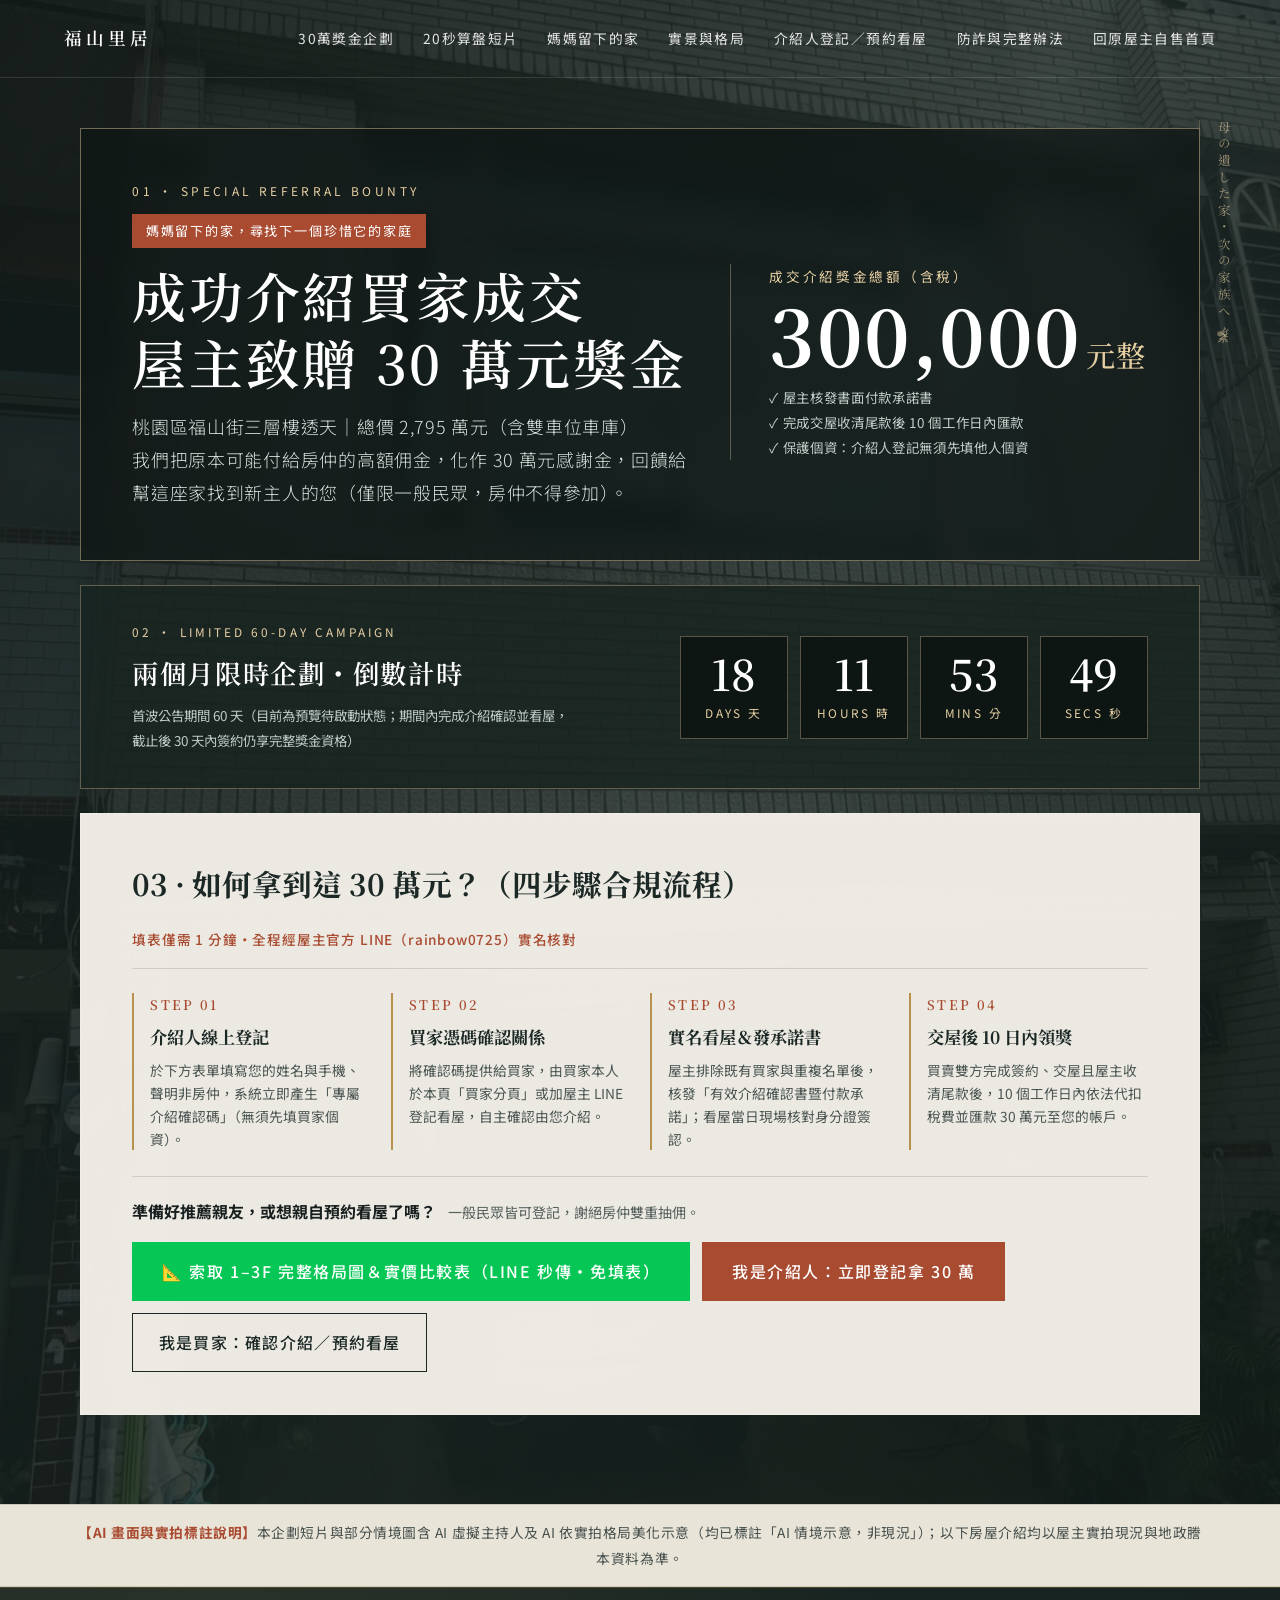
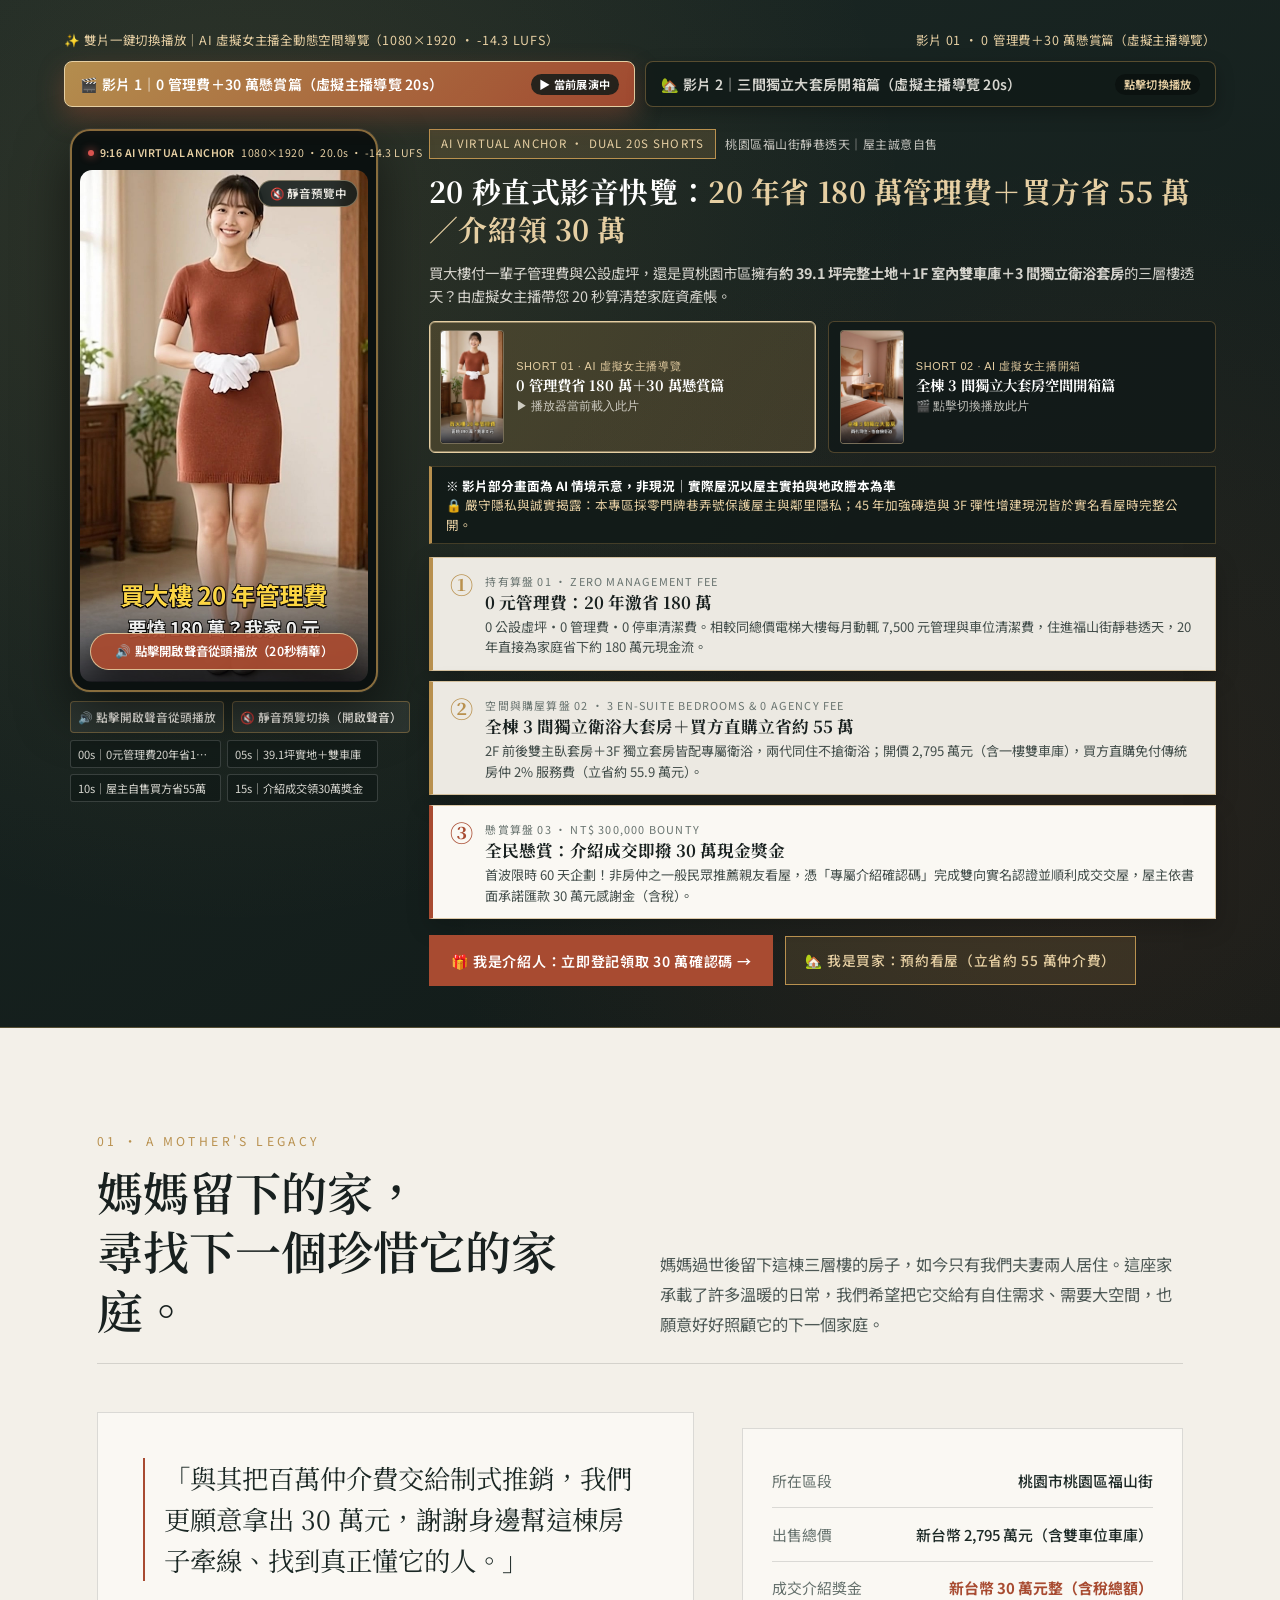
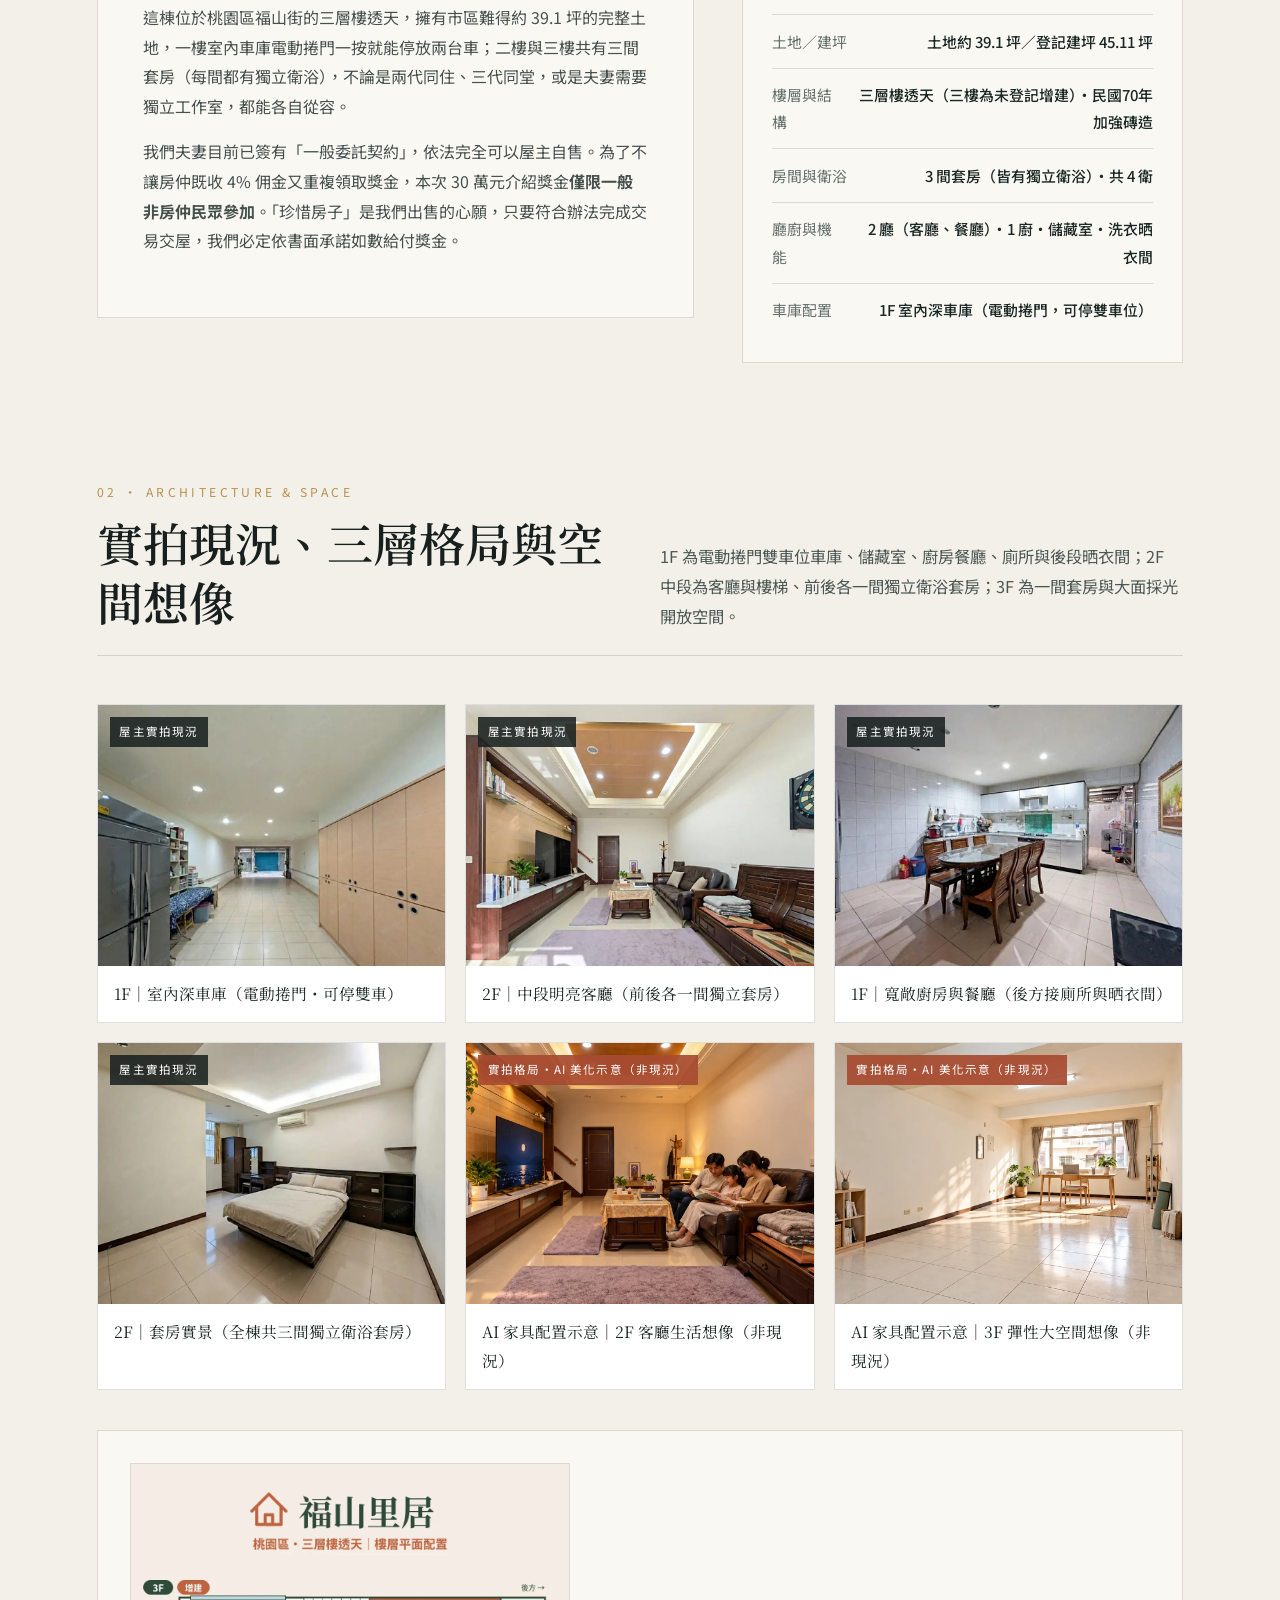
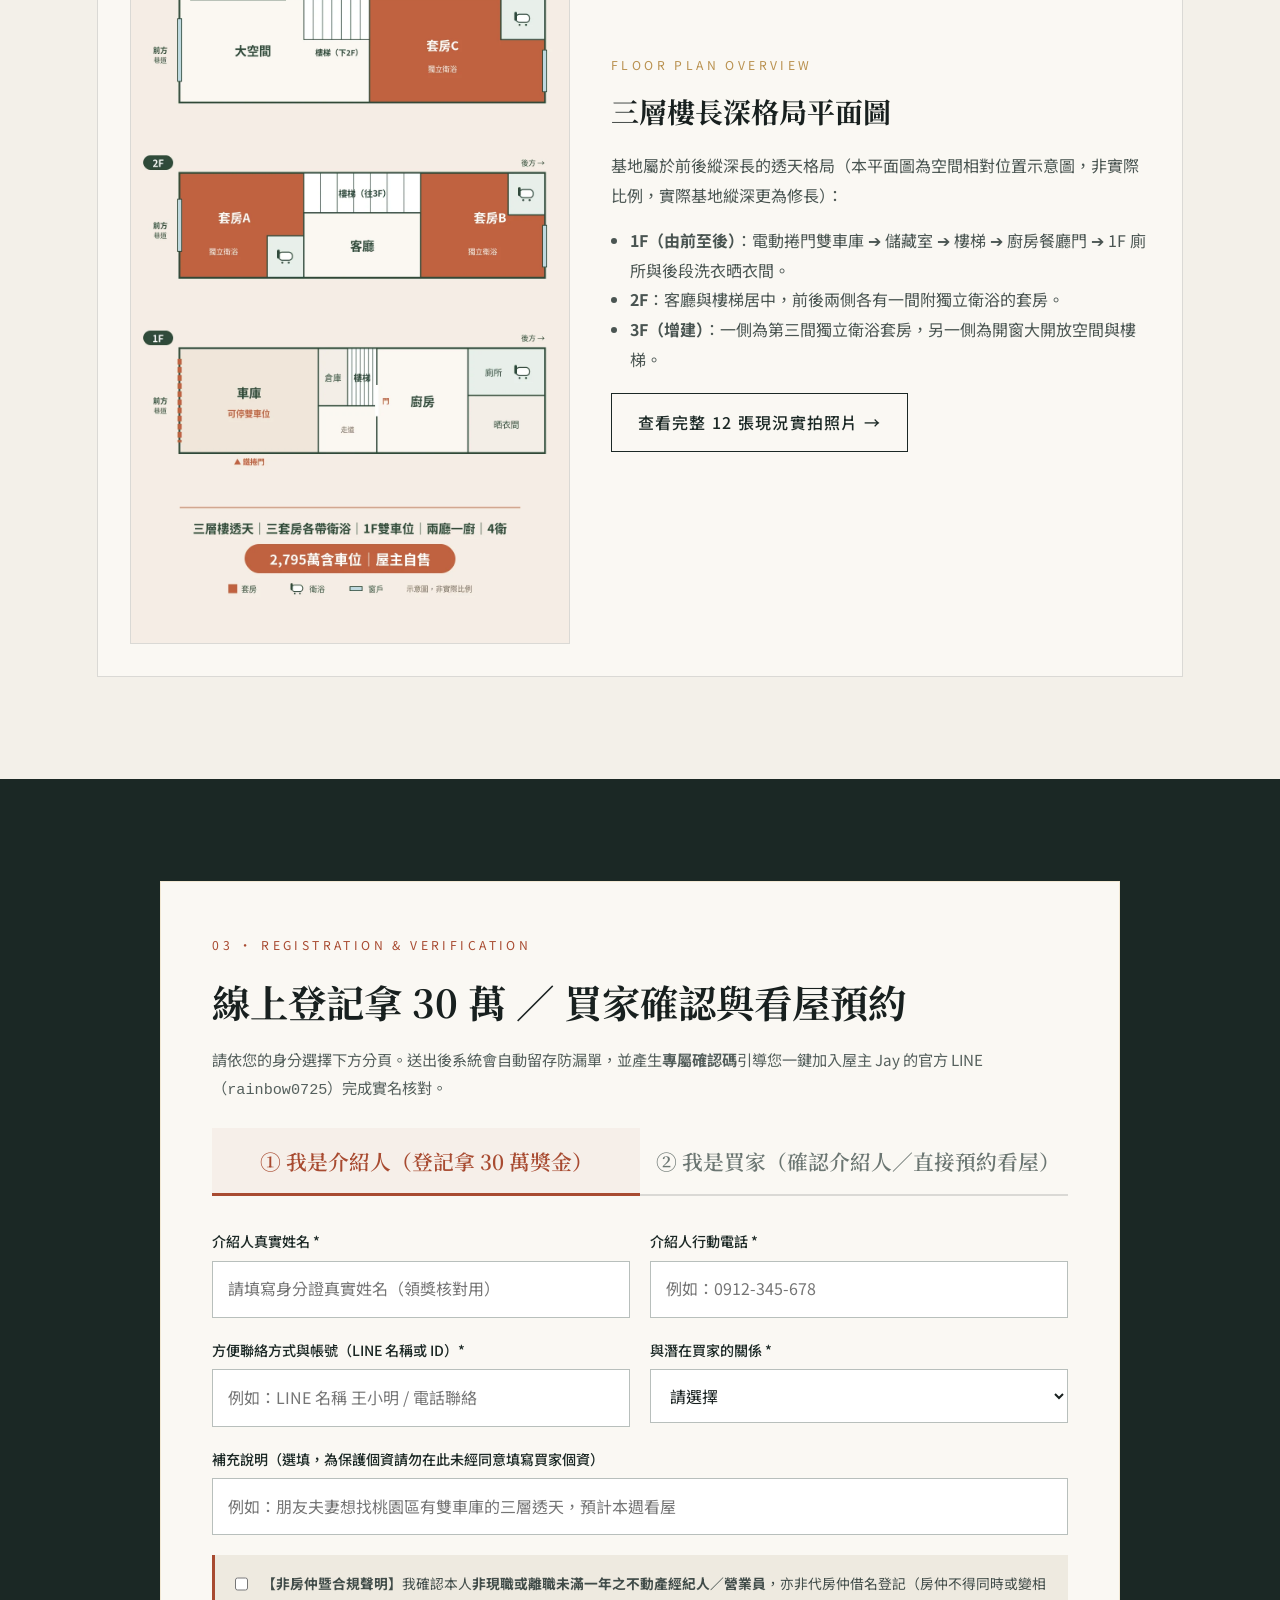
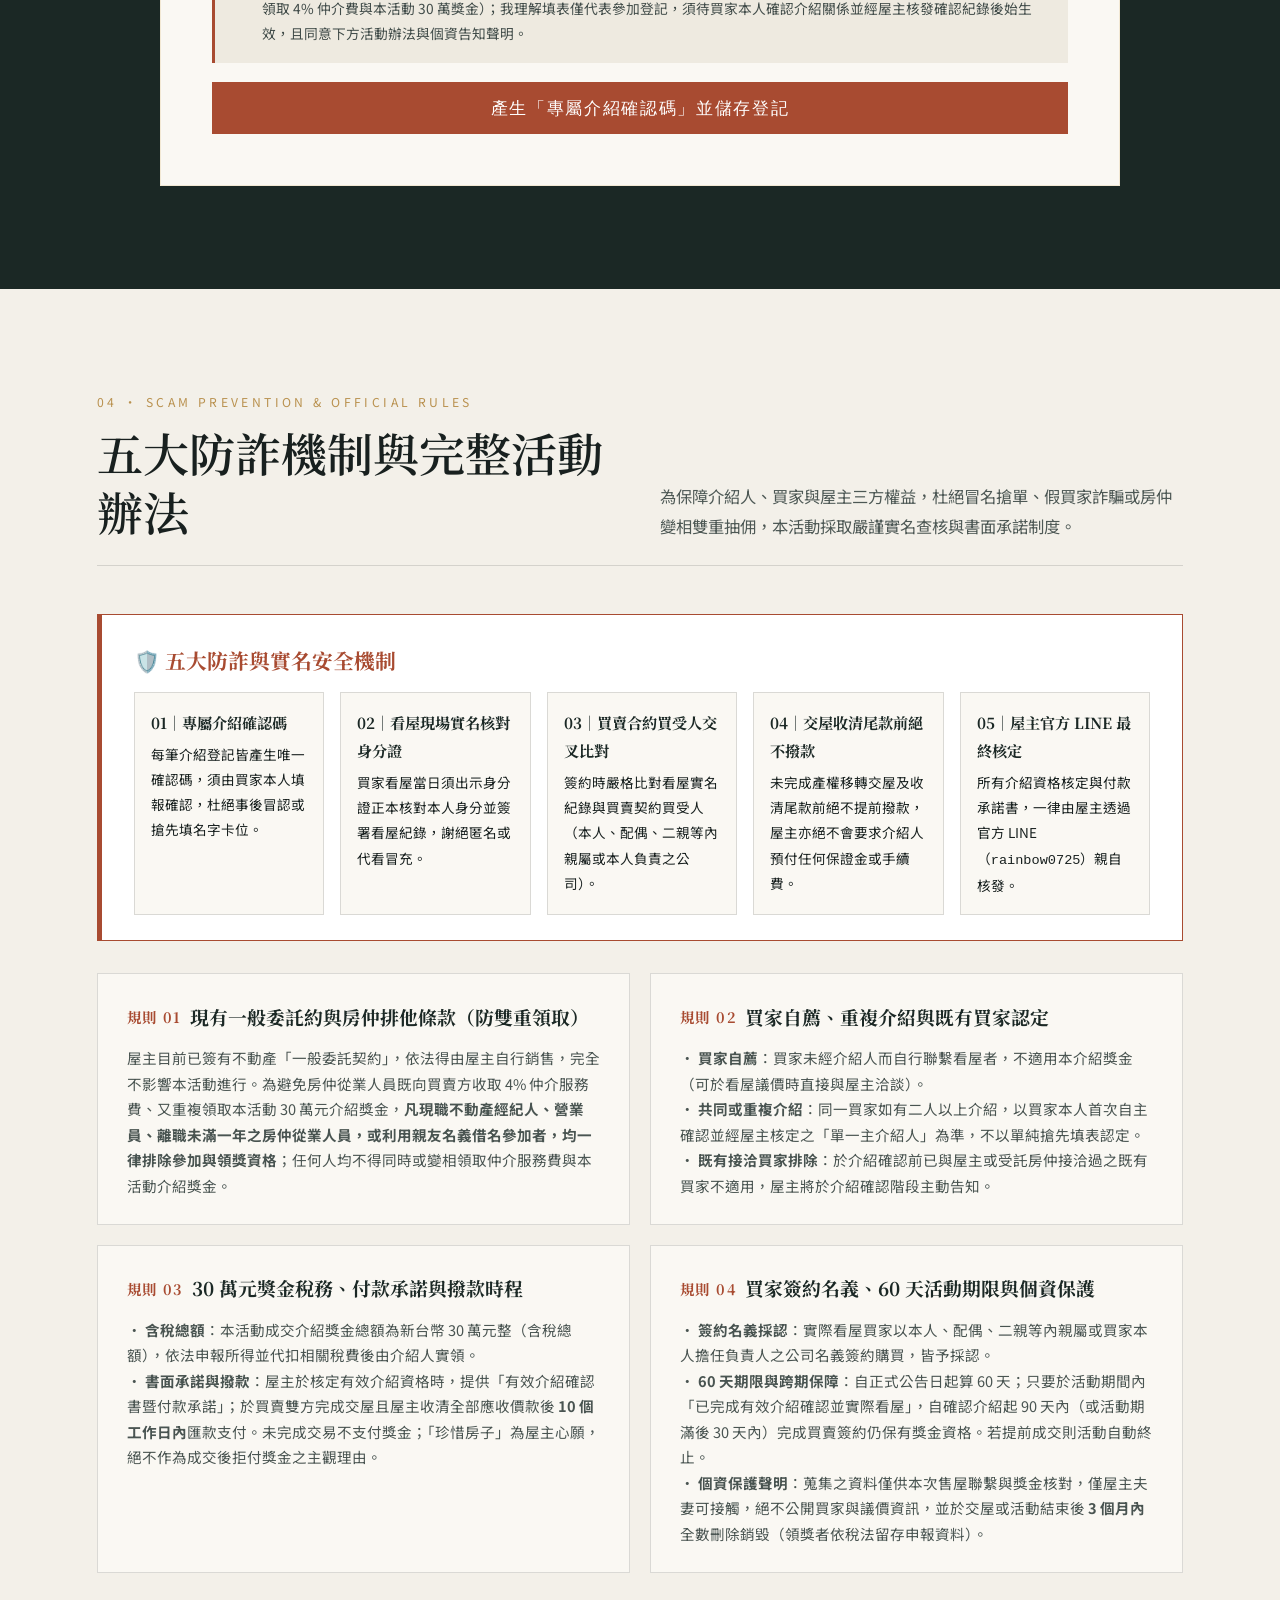
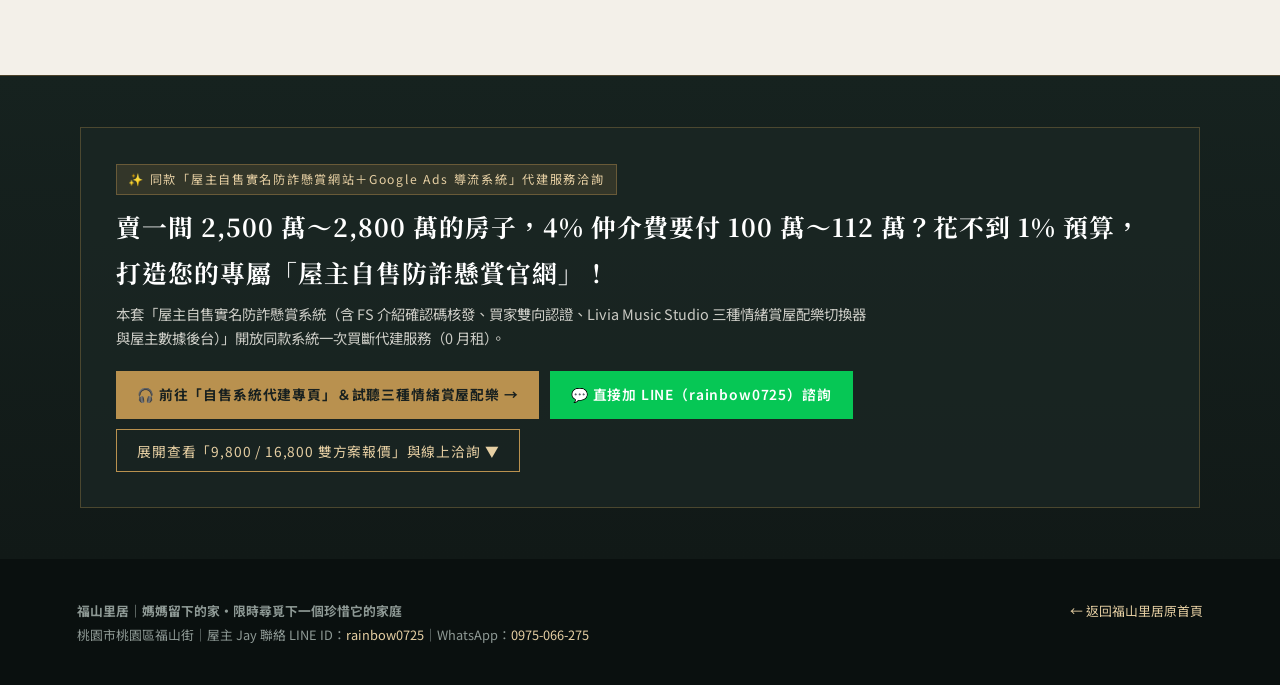
<file: bonus/index.html>
<!doctype html>
<html lang="zh-Hant">
<head>
  <!-- Google tag (gtag.js) -->
  <script async src="https://www.googletagmanager.com/gtag/js?id=AW-18532399026"></script>
  <script async src="https://www.googletagmanager.com/gtag/js?id=AW-18326742150"></script>
  <script>
    window.dataLayer = window.dataLayer || [];
    function gtag(){dataLayer.push(arguments);}
    gtag('js', new Date());
    gtag('config', 'AW-18532399026');
    gtag('config', 'AW-18326742150');
    gtag('event', 'page_view');
    if (window.location.search.indexOf('gads_verify=1') !== -1) {
      gtag('event', 'conversion', {'send_to': 'AW-18532399026/E3kCCPjEjakdELLv94RF', 'value': 1.0, 'currency': 'TWD'});
    }
    function gtag_report_conversion(url) {
      var callback = function () {
        if (typeof(url) != 'undefined') {
          window.location = url;
        }
      };
      gtag('event', 'conversion', {
        'send_to': 'AW-18532399026/E3kCCPjEjakdELLv94RF',
        'value': 1.0,
        'currency': 'TWD',
        'event_callback': callback
      });
      gtag('event', 'conversion', {
        'send_to': 'AW-18326742150/KFbKCLuOopAdEIbJ76JE',
        'value': 1.0,
        'currency': 'TWD'
      });
      gtag('event', 'generate_lead', {
        'send_to': 'AW-18532399026',
        'value': 1.0,
        'currency': 'TWD'
      });
      return false;
    }
    document.addEventListener('DOMContentLoaded', function() {
      document.addEventListener('click', function(e) {
        var a = e.target && e.target.closest ? e.target.closest('a,button') : null;
        if (!a) return;
        var href = (a.getAttribute('href') || '').toLowerCase();
        var trackAttr = a.getAttribute('data-track') || '';
        if (href.indexOf('line.me') !== -1 || href.indexOf('wa.me') !== -1 || href.indexOf('m.me') !== -1 || href.indexOf('mailto:') !== -1 || href.indexOf('#register-section') !== -1 || href.indexOf('#lead-form') !== -1 || a.hasAttribute('data-whatsapp-link') || trackAttr) {
          if (trackAttr.indexOf('line_floorplan_click') !== -1) {
            gtag('event', 'line_floorplan_click', {
              'event_category': 'micro_conversion',
              'event_label': a.getAttribute('data-cta-pos') || 'line_floorplan_cta',
              'value': 1.0,
              'currency': 'TWD'
            });
          }
          gtag('event', 'conversion', {
            'send_to': 'AW-18532399026/E3kCCPjEjakdELLv94RF',
            'value': 1.0,
            'currency': 'TWD'
          });
          gtag('event', 'conversion', {
            'send_to': 'AW-18326742150/KFbKCLuOopAdEIbJ76JE',
            'value': 1.0,
            'currency': 'TWD'
          });
          gtag('event', 'generate_lead', {
            'send_to': 'AW-18532399026',
            'value': 1.0,
            'currency': 'TWD'
          });
        }
      }, true);
    });
  </script>
  <meta charset="utf-8">
  <meta name="viewport" content="width=device-width, initial-scale=1">
  <title>福山里居｜媽媽留下的家・介紹買家成交致贈 30 萬元獎金｜桃園區透天屋主自售</title>
  <meta name="description" content="媽媽過世後留下這棟三層樓的房子，尋找下一個珍惜它的家庭。成功介紹自住買家並完成交易，屋主致贈 30 萬元介紹獎金（非房仲全民可參加）。桃園區福山街・開價2,795萬含雙車位車庫。">
  <link rel="canonical" href="https://kp20240001-netizen.github.io/fushan-street/bonus/">
  <meta property="og:type" content="website">
  <meta property="og:locale" content="zh_TW">
  <meta property="og:url" content="https://kp20240001-netizen.github.io/fushan-street/bonus/">
  <meta property="og:title" content="福山里居｜媽媽留下的家・介紹買家成交致贈 30 萬元獎金">
  <meta property="og:description" content="首波限時 60 天企劃｜成功介紹買家成交給付 30 萬元獎金｜桃園區三層樓透天・3間獨立衛浴套房・室內雙車位車庫・2,795萬屋主自售">
  <meta property="og:image" content="https://kp20240001-netizen.github.io/fushan-street/img/og.jpg">
  <meta name="twitter:card" content="summary_large_image">
  <meta name="theme-color" content="#1b2825">
  <link rel="preconnect" href="https://fonts.googleapis.com">
  <link rel="preconnect" href="https://fonts.gstatic.com" crossorigin>
  <link href="https://fonts.googleapis.com/css2?family=Noto+Sans+TC:wght@300;400;500;600&family=Noto+Serif+TC:wght@500;600;700&display=swap" rel="stylesheet">
  <style>
    :root {
      --ink: #18201f;
      --deep: #1b2825;
      --paper: #f3f0e9;
      --washi: #faf8f3;
      --terracotta: #a84b31;
      --gold: #b9914f;
      --gold-light: #e6cfa3;
      --mist: #dfe5df;
      --line: rgba(24, 32, 31, 0.14);
      --line-light: rgba(255, 255, 255, 0.18);
      --serif: "Noto Serif TC", serif;
      --sans: "Noto Sans TC", sans-serif;
    }
    * { box-sizing: border-box; }
    html { scroll-behavior: smooth; }
    body {
      margin: 0;
      background: var(--paper);
      color: var(--ink);
      font-family: var(--sans);
      font-size: 16px;
      line-height: 1.85;
      -webkit-font-smoothing: antialiased;
    }
    /* Sticky Countdown & Action Bar */
    .sticky-bar {
      position: fixed;
      top: 0; left: 0; right: 0;
      z-index: 50;
      background: rgba(24, 32, 31, 0.96);
      backdrop-filter: blur(12px);
      border-bottom: 1px solid var(--line-light);
      color: #fff;
      padding: 0.65rem clamp(1rem, 4vw, 4rem);
      display: flex;
      align-items: center;
      justify-content: space-between;
      gap: 1rem;
      transform: translateY(-100%);
      transition: transform 0.35s cubic-bezier(0.22, 1, 0.36, 1);
    }
    .sticky-bar.visible { transform: translateY(0); }
    .sticky-info {
      display: flex;
      align-items: center;
      justify-content: space-between;
      gap: 1.25rem;
      flex: 1;
      min-width: 0;
    }
    .sticky-brand {
      display: flex;
      align-items: center;
      gap: 0.85rem;
      font-family: var(--serif);
      letter-spacing: 0.12em;
      font-size: 0.95rem;
      white-space: nowrap;
    }
    .sticky-bonus-pill {
      background: var(--terracotta);
      color: #fff;
      padding: 0.2rem 0.65rem;
      font-size: 0.78rem;
      letter-spacing: 0.06em;
      font-family: var(--sans);
      font-weight: 500;
      white-space: nowrap;
      border-radius: 2px;
      line-height: 1.35;
    }
    .sticky-timer {
      font-variant-numeric: tabular-nums;
      font-size: 0.88rem;
      letter-spacing: 0.06em;
      color: var(--gold-light);
      white-space: nowrap;
      line-height: 1.3;
    }
    .sticky-cta {
      background: var(--gold);
      color: #fff;
      text-decoration: none;
      padding: 0.48rem 1.15rem;
      font-size: 0.85rem;
      letter-spacing: 0.06em;
      font-weight: 500;
      transition: 0.25s;
      white-space: nowrap;
      flex-shrink: 0;
      border-radius: 2px;
    }
    .sticky-cta:hover { background: var(--terracotta); }

    /* Top Navigation (Original Architecture) */
    .nav {
      position: absolute;
      z-index: 20;
      left: 0; right: 0; top: 0;
      display: flex;
      align-items: center;
      justify-content: space-between;
      padding: 1.4rem clamp(1.25rem, 5vw, 5rem);
      color: #fff;
      border-bottom: 1px solid rgba(255,255,255,0.12);
    }
    .brand {
      font-family: var(--serif);
      letter-spacing: 0.22em;
      font-weight: 600;
      color: #fff;
      text-decoration: none;
      font-size: 1.1rem;
    }
    .nav-links {
      display: flex;
      gap: 1.8rem;
      font-size: 0.86rem;
      letter-spacing: 0.1em;
    }
    .nav-links a { color: rgba(255,255,255,0.88); text-decoration: none; transition: 0.2s; }
    .nav-links a:hover { color: var(--gold-light); }

    /* HERO SECTION — Japanese Award-Winning Editorial Layout */
    /* Strict Visual Order: 1. 30萬獎金 -> 2. 60天倒數計時器 -> 3. 如何拿到30萬（四步驟） */
    .hero {
      position: relative;
      min-height: 100svh;
      background: var(--deep);
      color: #fff;
      padding: clamp(6.5rem, 10vw, 8.5rem) clamp(1.25rem, 6vw, 6.5rem) clamp(4rem, 7vw, 6rem);
      overflow: hidden;
      display: flex;
      flex-direction: column;
      justify-content: center;
    }
    .hero-bg {
      position: absolute;
      inset: 0;
      background: linear-gradient(115deg, rgba(16, 25, 23, 0.93) 0%, rgba(24, 36, 33, 0.82) 55%, rgba(16, 25, 23, 0.92) 100%), url('../img/exterior.webp') center/cover no-repeat;
      z-index: 0;
    }
    .jp-vertical-tag {
      position: absolute;
      right: clamp(1.5rem, 3.5vw, 3.5rem);
      top: 7.5rem;
      writing-mode: vertical-rl;
      font-family: var(--serif);
      font-size: 0.78rem;
      letter-spacing: 0.38em;
      color: rgba(230, 207, 163, 0.65);
      border-left: 1px solid rgba(230, 207, 163, 0.25);
      padding-left: 0.75rem;
      height: 260px;
      z-index: 2;
    }
    .hero-inner {
      position: relative;
      z-index: 2;
      max-width: 1120px;
      margin: 0 auto;
      width: 100%;
    }

    /* 1ST VISUAL: 30萬介紹獎金 */
    .hero-tier-1 {
      border: 1px solid rgba(230, 207, 163, 0.45);
      background: rgba(15, 23, 21, 0.72);
      backdrop-filter: blur(10px);
      padding: clamp(1.8rem, 4vw, 3.2rem);
      margin-bottom: 1.5rem;
      position: relative;
    }
    .hero-tier-1::before {
      content: "01 · SPECIAL REFERRAL BOUNTY";
      display: block;
      font-size: 0.75rem;
      letter-spacing: 0.28em;
      color: var(--gold-light);
      margin-bottom: 0.75rem;
    }
    .bonus-grid {
      display: grid;
      grid-template-columns: 1.15fr 0.85fr;
      gap: 2rem;
      align-items: center;
    }
    .story-kicker {
      display: inline-block;
      background: var(--terracotta);
      color: #fff;
      font-size: 0.82rem;
      letter-spacing: 0.14em;
      padding: 0.28rem 0.85rem;
      margin-bottom: 0.9rem;
    }
    .hero-title {
      font-family: var(--serif);
      font-size: clamp(2rem, 4.2vw, 3.5rem);
      line-height: 1.24;
      letter-spacing: 0.05em;
      margin: 0 0 0.9rem;
      font-weight: 600;
    }
    .hero-subtitle {
      margin: 0;
      color: #d6dfdc;
      font-size: clamp(0.98rem, 1.4vw, 1.12rem);
      font-weight: 300;
      letter-spacing: 0.04em;
    }
    .bonus-amount-box {
      border-left: 1px solid rgba(230, 207, 163, 0.35);
      padding-left: clamp(1.2rem, 3vw, 2.5rem);
      text-align: left;
    }
    .bonus-amount-label {
      font-size: 0.85rem;
      letter-spacing: 0.2em;
      color: var(--gold-light);
      display: block;
      margin-bottom: 0.3rem;
    }
    .bonus-amount-number {
      font-family: var(--serif);
      font-size: clamp(3.1rem, 6vw, 5.2rem);
      line-height: 1.05;
      color: #fff;
      font-weight: 700;
      font-variant-numeric: tabular-nums;
      letter-spacing: 0.02em;
    }
    .bonus-amount-number small {
      font-size: 0.38em;
      color: var(--gold-light);
      font-weight: 500;
      margin-left: 0.25rem;
    }
    .bonus-amount-note {
      margin-top: 0.65rem;
      font-size: 0.84rem;
      color: #c2ceca;
      letter-spacing: 0.05em;
    }

    /* 2ND VISUAL: 60-DAY COUNTDOWN TIMER */
    .hero-tier-2 {
      border: 1px solid rgba(230, 207, 163, 0.35);
      background: rgba(24, 36, 33, 0.84);
      padding: clamp(1.4rem, 3vw, 2.2rem) clamp(1.8rem, 4vw, 3.2rem);
      margin-bottom: 1.5rem;
      display: flex;
      flex-wrap: wrap;
      align-items: center;
      justify-content: space-between;
      gap: 1.5rem;
    }
    .countdown-meta {
      max-width: 440px;
    }
    .countdown-meta .tier-tag {
      font-size: 0.74rem;
      letter-spacing: 0.26em;
      color: var(--gold-light);
      display: block;
      margin-bottom: 0.35rem;
    }
    .countdown-meta h2 {
      font-family: var(--serif);
      font-size: clamp(1.25rem, 2.2vw, 1.65rem);
      margin: 0 0 0.35rem;
      font-weight: 600;
      letter-spacing: 0.06em;
    }
    .countdown-meta p {
      margin: 0;
      font-size: 0.84rem;
      color: #bdcac5;
    }
    .countdown-boxes {
      display: grid;
      grid-template-columns: repeat(4, minmax(72px, 108px));
      gap: 0.75rem;
      font-variant-numeric: tabular-nums;
    }
    .cd-unit {
      background: rgba(10, 16, 15, 0.75);
      border: 1px solid rgba(230, 207, 163, 0.35);
      padding: 0.85rem 0.6rem;
      text-align: center;
    }
    .cd-num {
      display: block;
      font-family: var(--serif);
      font-size: clamp(1.85rem, 3.4vw, 2.65rem);
      line-height: 1.1;
      font-weight: 600;
      color: #fff;
    }
    .cd-label {
      display: block;
      font-size: 0.74rem;
      letter-spacing: 0.2em;
      color: var(--gold-light);
      margin-top: 0.35rem;
    }

    /* 3RD VISUAL: WHAT TO DO TO EARN THE 30萬 (4 STEPS) */
    .hero-tier-3 {
      border: 1px solid rgba(255, 255, 255, 0.2);
      background: rgba(243, 240, 233, 0.97);
      color: var(--ink);
      padding: clamp(1.6rem, 3.5vw, 2.6rem) clamp(1.8rem, 4vw, 3.2rem);
    }
    .tier-3-header {
      display: flex;
      flex-wrap: wrap;
      align-items: baseline;
      justify-content: space-between;
      gap: 1rem;
      border-bottom: 1px solid var(--line);
      padding-bottom: 1rem;
      margin-bottom: 1.5rem;
    }
    .tier-3-header h2 {
      font-family: var(--serif);
      font-size: clamp(1.35rem, 2.4vw, 1.85rem);
      margin: 0;
      color: var(--deep);
    }
    .tier-3-header span {
      font-size: 0.85rem;
      color: var(--terracotta);
      font-weight: 500;
      letter-spacing: 0.06em;
    }
    .steps-grid {
      display: grid;
      grid-template-columns: repeat(4, 1fr);
      gap: 1.25rem;
    }
    .step-card {
      border-left: 2px solid var(--gold);
      padding-left: 1rem;
    }
    .step-num {
      font-family: var(--serif);
      font-size: 0.82rem;
      letter-spacing: 0.18em;
      color: var(--terracotta);
      font-weight: 600;
      display: block;
      margin-bottom: 0.25rem;
    }
    .step-card h3 {
      font-family: var(--serif);
      font-size: 1.08rem;
      margin: 0 0 0.4rem;
      color: var(--deep);
    }
    .step-card p {
      margin: 0;
      font-size: 0.86rem;
      color: #4a5552;
      line-height: 1.65;
    }
    .hero-cta-row {
      margin-top: 1.6rem;
      padding-top: 1.25rem;
      border-top: 1px solid var(--line);
      display: flex;
      flex-wrap: wrap;
      align-items: center;
      justify-content: space-between;
      gap: 1rem;
    }
    .btn-primary {
      display: inline-flex;
      align-items: center;
      justify-content: center;
      background: var(--terracotta);
      color: #fff;
      text-decoration: none;
      padding: 0.85rem 1.8rem;
      font-weight: 500;
      letter-spacing: 0.1em;
      border: 1px solid var(--terracotta);
      transition: 0.25s;
      cursor: pointer;
    }
    .btn-primary:hover { background: var(--deep); border-color: var(--deep); }
    .btn-secondary {
      display: inline-flex;
      align-items: center;
      justify-content: center;
      background: transparent;
      color: var(--deep);
      text-decoration: none;
      padding: 0.85rem 1.6rem;
      font-weight: 500;
      letter-spacing: 0.08em;
      border: 1px solid var(--deep);
      transition: 0.25s;
    }
    .btn-secondary:hover { background: var(--deep); color: #fff; }

    /* AI Visual Notice Banner */
    .ai-notice-bar {
      background: #e9e4d8;
      border-top: 1px solid var(--line);
      border-bottom: 1px solid var(--line);
      padding: 0.95rem clamp(1.25rem, 6vw, 6.5rem);
      font-size: 0.86rem;
      color: #46504d;
      text-align: center;
      letter-spacing: 0.04em;
    }
    .ai-notice-bar strong { color: var(--terracotta); }

    /* Editorial Sections */
    .section {
      padding: clamp(4.5rem, 8vw, 7.5rem) clamp(1.25rem, 6vw, 6.5rem);
      max-width: 1240px;
      margin: 0 auto;
    }
    .section-head {
      display: grid;
      grid-template-columns: 1fr 1fr;
      gap: 2.5rem;
      align-items: end;
      margin-bottom: 3rem;
      padding-bottom: 1.5rem;
      border-bottom: 1px solid var(--line);
    }
    .eyebrow {
      font-size: 0.76rem;
      letter-spacing: 0.28em;
      text-transform: uppercase;
      color: var(--gold);
      margin-bottom: 0.6rem;
    }
    .section-title {
      font-family: var(--serif);
      font-size: clamp(1.9rem, 3.6vw, 3.1rem);
      line-height: 1.28;
      margin: 0;
      font-weight: 600;
    }
    .section-lead {
      margin: 0;
      color: #4d5855;
      font-size: 1.02rem;
    }

    /* Story & Numbers */
    .story-layout {
      display: grid;
      grid-template-columns: 1.15fr 0.85fr;
      gap: 3rem;
      align-items: start;
    }
    .story-letter {
      background: var(--washi);
      border: 1px solid var(--line);
      padding: clamp(1.8rem, 3.5vw, 3rem);
      position: relative;
    }
    .story-letter blockquote {
      font-family: var(--serif);
      font-size: clamp(1.3rem, 2.1vw, 1.65rem);
      line-height: 1.55;
      color: var(--deep);
      margin: 0 0 1.4rem;
      padding-left: 1.2rem;
      border-left: 2px solid var(--terracotta);
    }
    .story-letter p { color: #46514e; margin: 0 0 1rem; }
    .spec-table {
      background: var(--washi);
      border: 1px solid var(--line);
      padding: 1.6rem 1.8rem;
    }
    .spec-row {
      display: flex;
      justify-content: space-between;
      gap: 1rem;
      padding: 0.78rem 0;
      border-bottom: 1px solid var(--line);
      font-size: 0.93rem;
    }
    .spec-row:last-child { border-bottom: none; }
    .spec-row dt { color: #64706c; }
    .spec-row dd { margin: 0; font-weight: 500; text-align: right; color: var(--deep); }

    /* Photos & Floorplan */
    .photo-grid {
      display: grid;
      grid-template-columns: repeat(3, 1fr);
      gap: 1.2rem;
    }
    .photo-card {
      background: #fff;
      border: 1px solid var(--line);
      margin: 0;
      position: relative;
      overflow: hidden;
    }
    .photo-card img {
      width: 100%;
      aspect-ratio: 4/3;
      object-fit: cover;
      display: block;
    }
    .photo-badge {
      position: absolute;
      top: 0.75rem; left: 0.75rem;
      background: rgba(24, 32, 31, 0.86);
      color: #fff;
      font-size: 0.72rem;
      padding: 0.25rem 0.6rem;
      letter-spacing: 0.1em;
    }
    .photo-badge.ai { background: rgba(168, 75, 49, 0.92); }
    .photo-card figcaption {
      padding: 0.85rem 1rem;
      font-family: var(--serif);
      font-size: 0.98rem;
      color: var(--deep);
    }
    .floorplan-box {
      margin-top: 2.5rem;
      background: var(--washi);
      border: 1px solid var(--line);
      padding: 2rem;
      display: grid;
      grid-template-columns: 0.9fr 1.1fr;
      gap: 2.5rem;
      align-items: center;
    }
    .floorplan-box img {
      width: 100%;
      max-width: 440px;
      margin: 0 auto;
      display: block;
      border: 1px solid var(--line);
    }

    /* Two-Tab Form Section */
    .form-wrap-section {
      background: var(--deep);
      color: #fff;
      padding: clamp(4.5rem, 8vw, 7.5rem) clamp(1.25rem, 6vw, 6.5rem);
    }
    .form-container {
      max-width: 960px;
      margin: 0 auto;
      background: var(--washi);
      color: var(--ink);
      border: 1px solid rgba(230, 207, 163, 0.4);
      padding: clamp(1.6rem, 4vw, 3.2rem);
    }
    .tab-buttons {
      display: grid;
      grid-template-columns: 1fr 1fr;
      border-bottom: 2px solid var(--line);
      margin-bottom: 2rem;
    }
    .tab-btn {
      background: transparent;
      border: none;
      padding: 1.1rem 1rem;
      font-family: var(--serif);
      font-size: clamp(1.05rem, 2vw, 1.3rem);
      font-weight: 600;
      color: #6b7672;
      cursor: pointer;
      border-bottom: 3px solid transparent;
      margin-bottom: -2px;
      transition: 0.2s;
    }
    .tab-btn.active {
      color: var(--terracotta);
      border-bottom-color: var(--terracotta);
      background: rgba(168, 75, 49, 0.05);
    }
    .tab-panel { display: none; }
    .tab-panel.active { display: block; }
    .form-grid {
      display: grid;
      grid-template-columns: 1fr 1fr;
      gap: 1.2rem;
    }
    .form-field { display: flex; flex-direction: column; gap: 0.4rem; }
    .form-field.full { grid-column: 1 / -1; }
    .form-field label {
      font-size: 0.88rem;
      font-weight: 500;
      color: var(--deep);
    }
    .form-field input, .form-field select, .form-field textarea {
      padding: 0.8rem 0.95rem;
      border: 1px solid #b8bfbc;
      background: #fff;
      font: inherit;
      color: var(--ink);
    }
    .checkbox-row {
      grid-column: 1 / -1;
      display: flex;
      align-items: flex-start;
      gap: 0.65rem;
      font-size: 0.86rem;
      color: #414c49;
      background: #eeeae0;
      padding: 1rem;
      border-left: 3px solid var(--terracotta);
    }
    .checkbox-row input { margin-top: 0.3rem; width: 18px; height: 18px; }
    .result-box {
      display: none;
      margin-top: 1.5rem;
      padding: 1.6rem;
      background: #edf3ef;
      border: 1px solid var(--deep);
    }
    .result-box.show { display: block; }
    .code-pill {
      display: inline-block;
      font-family: monospace;
      font-size: 1.45rem;
      font-weight: 700;
      letter-spacing: 0.12em;
      background: var(--deep);
      color: var(--gold-light);
      padding: 0.45rem 1rem;
      margin: 0.5rem 0;
    }

    /* Scam Prevention & Complete Rules */
    .rules-grid {
      display: grid;
      grid-template-columns: repeat(2, 1fr);
      gap: 1.25rem;
    }
    .rule-card {
      background: var(--washi);
      border: 1px solid var(--line);
      padding: 1.6rem 1.8rem;
    }
    .rule-card h3 {
      font-family: var(--serif);
      font-size: 1.18rem;
      margin: 0 0 0.65rem;
      color: var(--deep);
      display: flex;
      align-items: center;
      gap: 0.5rem;
    }
    .rule-card h3 span {
      color: var(--terracotta);
      font-size: 0.9rem;
      letter-spacing: 0.1em;
    }
    .rule-card p, .rule-card ul {
      margin: 0;
      font-size: 0.91rem;
      color: #495451;
      line-height: 1.75;
    }
    .rule-card ul { padding-left: 1.2rem; }
    .scam-banner {
      margin-bottom: 2rem;
      background: #fff;
      border: 1px solid var(--terracotta);
      border-left: 5px solid var(--terracotta);
      padding: 1.6rem 2rem;
    }
    .scam-banner h3 {
      font-family: var(--serif);
      color: var(--terracotta);
      margin: 0 0 0.8rem;
      font-size: 1.3rem;
    }
    .scam-points {
      display: grid;
      grid-template-columns: repeat(5, 1fr);
      gap: 1rem;
    }
    .scam-point {
      background: var(--washi);
      padding: 1rem;
      border: 1px solid var(--line);
      font-size: 0.85rem;
    }
    .scam-point b {
      display: block;
      font-family: var(--serif);
      color: var(--deep);
      margin-bottom: 0.3rem;
      font-size: 0.95rem;
    }

    .footer {
      background: #0a100f;
      color: #8e9995;
      padding: 2.5rem clamp(1.25rem, 6vw, 6.5rem);
      display: flex;
      flex-wrap: wrap;
      justify-content: space-between;
      gap: 1.5rem;
      font-size: 0.8rem;
    }
    .footer a { color: var(--gold-light); text-decoration: none; }

    @media (max-width: 900px) {
      .bonus-grid, .steps-grid, .section-head, .story-layout, .photo-grid, .floorplan-box, .form-grid, .rules-grid, .scam-points {
        grid-template-columns: 1fr;
      }
      .bonus-amount-box { border-left: none; border-top: 1px solid rgba(230,207,163,0.3); padding-left: 0; padding-top: 1.2rem; }
      .jp-vertical-tag, .nav-links { display: none; }
      .countdown-boxes { width: 100%; grid-template-columns: repeat(4, 1fr); gap: 0.5rem; }
      .cd-unit { padding: 0.65rem 0.35rem; }
      .cd-label { letter-spacing: 0.08em; font-size: 0.7rem; }
      .sticky-bar {
        padding: 0.5rem 0.85rem;
        gap: 0.65rem;
      }
      .sticky-info {
        flex-direction: column;
        align-items: flex-start;
        justify-content: center;
        gap: 0.22rem;
      }
      .sticky-brand-title {
        display: none;
      }
      .sticky-bonus-pill {
        font-size: 0.72rem;
        padding: 0.12rem 0.52rem;
        letter-spacing: 0.04em;
      }
      .sticky-timer {
        font-size: 0.76rem;
        letter-spacing: 0.02em;
      }
      .sticky-cta {
        padding: 0.5rem 0.85rem;
        font-size: 0.8rem;
        letter-spacing: 0.04em;
      }
    }

    /* B2B Turnkey System Footer Section (Low-key Magazine Editorial Card) */
    .b2b-turnkey-wrap {
      background: linear-gradient(180deg, #16221f 0%, #111917 100%);
      color: #f3f0e9;
      border-top: 1px solid rgba(185, 145, 79, 0.35);
      padding: clamp(2.2rem, 4vw, 3.2rem) clamp(1.25rem, 6vw, 6rem);
    }
    .b2b-turnkey-inner {
      max-width: 1120px;
      margin: 0 auto;
      border: 1px solid rgba(185, 145, 79, 0.32);
      background: rgba(27, 40, 37, 0.72);
      padding: clamp(1.35rem, 3vw, 2.2rem);
    }
    .b2b-turnkey-head {
      display: flex;
      align-items: center;
      justify-content: space-between;
      gap: 1.25rem;
      flex-wrap: wrap;
    }
    .b2b-eyebrow {
      display: inline-block;
      font-size: 0.76rem;
      letter-spacing: 0.14em;
      color: var(--gold-light);
      background: rgba(185, 145, 79, 0.16);
      border: 1px solid rgba(185, 145, 79, 0.4);
      padding: 0.22rem 0.7rem;
      margin-bottom: 0.55rem;
    }
    .b2b-title {
      font-family: var(--serif);
      font-size: clamp(1.2rem, 2.2vw, 1.55rem);
      color: #fff;
      margin: 0 0 0.35rem;
      letter-spacing: 0.04em;
    }
    .b2b-sub {
      margin: 0;
      font-size: 0.9rem;
      color: rgba(243, 240, 233, 0.82);
      max-width: 760px;
      line-height: 1.7;
    }
    .b2b-toggle-btn {
      background: transparent;
      color: var(--gold-light);
      border: 1px solid var(--gold);
      padding: 0.65rem 1.25rem;
      font-size: 0.86rem;
      font-family: var(--sans);
      letter-spacing: 0.06em;
      cursor: pointer;
      transition: 0.25s;
      white-space: nowrap;
    }
    .b2b-toggle-btn:hover {
      background: var(--gold);
      color: #18201f;
    }
    .b2b-drawer-body {
      display: none;
      margin-top: 1.6rem;
      padding-top: 1.6rem;
      border-top: 1px solid rgba(255, 255, 255, 0.12);
    }
    .b2b-drawer-body.open {
      display: block;
    }
    .b2b-pkg-grid {
      display: grid;
      grid-template-columns: repeat(2, minmax(0, 1fr));
      gap: 1.25rem;
      margin-bottom: 1.6rem;
    }
    .b2b-pkg-card {
      background: rgba(24, 32, 31, 0.85);
      border: 1px solid rgba(255, 255, 255, 0.15);
      padding: 1.4rem 1.5rem;
      display: flex;
      flex-direction: column;
      justify-content: space-between;
      position: relative;
    }
    .b2b-pkg-card.featured {
      border-color: var(--gold);
      box-shadow: inset 0 0 0 1px rgba(185, 145, 79, 0.35);
    }
    .b2b-pkg-tag {
      font-size: 0.74rem;
      letter-spacing: 0.1em;
      color: var(--gold-light);
      margin-bottom: 0.4rem;
    }
    .b2b-pkg-name {
      font-family: var(--serif);
      font-size: 1.18rem;
      color: #fff;
      margin: 0 0 0.4rem;
    }
    .b2b-pkg-price {
      font-family: var(--serif);
      font-size: 1.55rem;
      color: var(--gold-light);
      font-weight: 700;
      margin-bottom: 0.85rem;
    }
    .b2b-pkg-price small {
      font-family: var(--sans);
      font-size: 0.78rem;
      font-weight: 400;
      color: rgba(243, 240, 233, 0.7);
    }
    .b2b-pkg-list {
      margin: 0 0 1.2rem;
      padding-left: 1.15rem;
      font-size: 0.88rem;
      color: rgba(243, 240, 233, 0.88);
      line-height: 1.75;
    }
    .b2b-pkg-list li { margin-bottom: 0.35rem; }
    .b2b-form-box {
      background: rgba(250, 248, 243, 0.05);
      border: 1px solid rgba(255, 255, 255, 0.14);
      padding: 1.4rem 1.5rem;
    }
    .b2b-form-grid {
      display: grid;
      grid-template-columns: repeat(2, minmax(0, 1fr));
      gap: 1rem;
    }
    .b2b-field label {
      display: block;
      font-size: 0.82rem;
      color: var(--gold-light);
      margin-bottom: 0.35rem;
    }
    .b2b-field input, .b2b-field select {
      width: 100%;
      padding: 0.65rem 0.8rem;
      background: rgba(17, 25, 23, 0.9);
      border: 1px solid rgba(255, 255, 255, 0.24);
      color: #fff;
      font-family: var(--sans);
      font-size: 0.92rem;
    }
    .b2b-disclaimer {
      margin-top: 1rem;
      font-size: 0.78rem;
      color: rgba(243, 240, 233, 0.62);
      line-height: 1.65;
    }
    @media (max-width: 780px) {
      .b2b-pkg-grid, .b2b-form-grid { grid-template-columns: 1fr; }
    }

  </style>
  <link rel="stylesheet" href="assets/short-video-showcase.css">
</head>
<body>

  <!-- Sticky Scroll Countdown Bar -->
  <div class="sticky-bar" id="stickyBar" aria-label="限時倒數常駐列">
    <div class="sticky-info">
      <div class="sticky-brand">
        <span class="sticky-brand-title">福山里居・媽媽留下的家</span>
        <span class="sticky-bonus-pill">成交介紹獎金 30 萬</span>
      </div>
      <div class="sticky-timer" id="stickyTimerText">限時倒數：60 天 00 時 00 分 00 秒</div>
    </div>
    <a class="sticky-cta" href="#register-section">立即登記拿 30 萬</a>
  </div>

  <!-- Navigation -->
  <nav class="nav" aria-label="主要導覽">
    <a class="brand" href="../">福山里居</a>
    <div class="nav-links">
      <a href="#top">30萬獎金企劃</a>
      <a href="#short-video-showcase">20秒算盤短片</a>
      <a href="#story">媽媽留下的家</a>
      <a href="#space">實景與格局</a>
      <a href="#register-section">介紹人登記／預約看屋</a>
      <a href="#rules">防詐與完整辦法</a>
      <a href="../">回原屋主自售首頁</a>
    </div>
  </nav>

  <main>
    <!-- HERO SECTION: Strict 1 -> 2 -> 3 Visual Order -->
    <section class="hero" id="top">
      <div class="hero-bg"></div>
      <div class="jp-vertical-tag" aria-hidden="true">母の遺した家・次の家族へ繋ぐ</div>

      <div class="hero-inner">
        <!-- 1. FIRST VISUAL: 30 萬介紹獎金 -->
        <div class="hero-tier-1">
          <div class="bonus-grid">
            <div>
              <span class="story-kicker">媽媽留下的家，尋找下一個珍惜它的家庭</span>
              <h1 class="hero-title">成功介紹買家成交<br>屋主致贈 30 萬元獎金</h1>
              <p class="hero-subtitle">
                桃園區福山街三層樓透天｜總價 2,795 萬元（含雙車位車庫）<br>
                我們把原本可能付給房仲的高額佣金，化作 30 萬元感謝金，回饋給幫這座家找到新主人的您（僅限一般民眾，房仲不得參加）。
              </p>
            </div>
            <div class="bonus-amount-box">
              <span class="bonus-amount-label">成交介紹獎金總額（含稅）</span>
              <div class="bonus-amount-number">300,000<small>元整</small></div>
              <div class="bonus-amount-note">
                ✓ 屋主核發書面付款承諾書<br>
                ✓ 完成交屋收清尾款後 10 個工作日內匯款<br>
                ✓ 保護個資：介紹人登記無須先填他人個資
              </div>
            </div>
          </div>
        </div>

        <!-- 2. SECOND VISUAL: 60-DAY COUNTDOWN TIMER -->
        <div class="hero-tier-2" aria-label="60天限時活動倒數計時器">
          <div class="countdown-meta">
            <span class="tier-tag">02 · LIMITED 60-DAY CAMPAIGN</span>
            <h2>兩個月限時企劃・倒數計時</h2>
            <p id="countdownStatusNote">首波公告期間 60 天（目前為預覽待啟動狀態；期間內完成介紹確認並看屋，截止後 30 天內簽約仍享完整獎金資格）</p>
          </div>
          <div class="countdown-boxes">
            <div class="cd-unit"><span class="cd-num" id="cdDays">60</span><span class="cd-label">DAYS 天</span></div>
            <div class="cd-unit"><span class="cd-num" id="cdHours">00</span><span class="cd-label">HOURS 時</span></div>
            <div class="cd-unit"><span class="cd-num" id="cdMins">00</span><span class="cd-label">MINS 分</span></div>
            <div class="cd-unit"><span class="cd-num" id="cdSecs">00</span><span class="cd-label">SECS 秒</span></div>
          </div>
        </div>

        <!-- 3. THIRD VISUAL: WHAT TO DO TO EARN THE 30萬 -->
        <div class="hero-tier-3">
          <div class="tier-3-header">
            <h2>03 · 如何拿到這 30 萬元？（四步驟合規流程）</h2>
            <span>填表僅需 1 分鐘・全程經屋主官方 LINE（rainbow0725）實名核對</span>
          </div>
          <div class="steps-grid">
            <article class="step-card">
              <span class="step-num">STEP 01</span>
              <h3>介紹人線上登記</h3>
              <p>於下方表單填寫您的姓名與手機、聲明非房仲，系統立即產生「專屬介紹確認碼」（無須先填買家個資）。</p>
            </article>
            <article class="step-card">
              <span class="step-num">STEP 02</span>
              <h3>買家憑碼確認關係</h3>
              <p>將確認碼提供給買家，由買家本人於本頁「買家分頁」或加屋主 LINE 登記看屋，自主確認由您介紹。</p>
            </article>
            <article class="step-card">
              <span class="step-num">STEP 03</span>
              <h3>實名看屋＆發承諾書</h3>
              <p>屋主排除既有買家與重複名單後，核發「有效介紹確認書暨付款承諾」；看屋當日現場核對身分證簽認。</p>
            </article>
            <article class="step-card">
              <span class="step-num">STEP 04</span>
              <h3>交屋後 10 日內領獎</h3>
              <p>買賣雙方完成簽約、交屋且屋主收清尾款後，10 個工作日內依法代扣稅費並匯款 30 萬元至您的帳戶。</p>
            </article>
          </div>
          <div class="hero-cta-row">
            <div>
              <strong>準備好推薦親友，或想親自預約看屋了嗎？</strong>
              <span style="font-size:0.88rem;color:#55605d;margin-left:0.5rem;">一般民眾皆可登記，謝絕房仲雙重抽佣。</span>
            </div>
            <div style="display:flex;gap:0.75rem;flex-wrap:wrap;">
              <a class="btn-primary" href="https://line.me/ti/p/~rainbow0725" data-line-oa="https://line.me/R/ti/p/@cfb7429v" target="_blank" rel="noopener" data-track="line_floorplan_click" data-cta-pos="bonus_hero" onclick="if(typeof gtag==='function'){gtag('event','line_floorplan_click',{event_category:'micro_conversion',event_label:'bonus_hero',value:1.0,currency:'TWD'});}" style="background:#06c755;border-color:#06c755;color:#fff;">📐 索取 1–3F 完整格局圖＆實價比較表（LINE 秒傳・免填表）</a>
              <a class="btn-primary" href="#register-section" onclick="switchTab('introducer')">我是介紹人：立即登記拿 30 萬</a>
              <a class="btn-secondary" href="#register-section" onclick="switchTab('buyer')">我是買家：確認介紹／預約看屋</a>
            </div>
          </div>
        </div>
      </div>
    </section>

    <!-- AI Visuals Notice Line (Mandatory First Line Before Copy/Visuals) -->
    <div class="ai-notice-bar">
      <strong>【AI 畫面與實拍標註說明】</strong>本企劃短片與部分情境圖含 AI 虛擬主持人及 AI 依實拍格局美化示意（均已標註「AI 情境示意，非現況」）；以下房屋介紹均以屋主實拍現況與地政謄本資料為準。
    </div>

    
        <!-- D1: Dual 20s 9:16 AI Virtual Anchor Short Films & Value Calculator Showcase (C-20261025-FUSHAN-AVATAR-WEB-YT-DEPLOY) -->
    <section class="fushan-short-showcase" id="short-video-showcase" data-site-context="bonus" data-asset-prefix="" aria-label="20秒AI虛擬女主播雙片快覽與三大算盤專區">
      <div class="fs-video-tabs-wrap">
        <div class="fs-video-tabs-label">
          <span>✨ 雙片一鍵切換播放｜AI 虛擬女主播全動態空間導覽（1080×1920 · -14.3 LUFS）</span>
          <span id="fsActiveVideoBadge">影片 01 · 0 管理費＋30 萬懸賞篇（虛擬主播導覽）</span>
        </div>
        <div class="fs-video-tabs" role="tablist" aria-label="選擇20秒虛擬主播導覽短片">
          <button type="button" class="fs-video-tab-btn active" id="fsVideoTabBounty" role="tab" aria-selected="true" data-fs-video-tab="bounty" onclick="fsSelectShortVideo('bounty', true)">
            <span>🎬 影片 1｜0 管理費＋30 萬懸賞篇（虛擬主播導覽 20s）</span>
            <span class="fs-tab-pill">▶ 當前展演中</span>
          </button>
          <button type="button" class="fs-video-tab-btn" id="fsVideoTabSuites" role="tab" aria-selected="false" data-fs-video-tab="suites" onclick="fsSelectShortVideo('suites', true)">
            <span>🏡 影片 2｜三間獨立大套房開箱篇（虛擬主播導覽 20s）</span>
            <span class="fs-tab-pill">點擊切換播放</span>
          </button>
        </div>
      </div>

      <div class="fs-short-container">
        <!-- Left / Top: 9:16 Theater Phone Frame Player -->
        <div class="fs-player-col">
          <div class="fs-phone-bezel">
            <div class="fs-phone-topbar">
              <span class="fs-live-dot">9:16 AI VIRTUAL ANCHOR</span>
              <span id="fsTopbarMeta">1080×1920 · 20.0s · -14.3 LUFS</span>
            </div>
            <div class="fs-video-stage">
              <button type="button" class="fs-top-mute-pill" id="fsTopMuteBtn" onclick="fsToggleMutePreview()" aria-label="切換靜音或有聲播放">
                🔇 靜音預覽中
              </button>
              <video id="fushanShortVideo" playsinline webkit-playsinline muted loop preload="none" poster="videos/cover_01_zero_mgmt_fee_1080x1920.jpg">
                <source src="videos/fushan_avatar_300k_bounty_20s.mp4" type="video/mp4">
                <source src="videos/fushan_20yr_zero_fee_bounty_20s_web.mp4" type="video/mp4">
                您的瀏覽器不支援 HTML5 影片播放。
              </video>
              <button type="button" class="fs-sound-overlay-btn" id="fsSoundOverlayBtn" onclick="fsPlayWithSoundFromStart()">
                🔊 點擊開啟聲音從頭播放（20秒精華）
              </button>
            </div>
          </div>
          <div class="fs-control-bar" role="group" aria-label="播放器聲音控制">
            <button type="button" class="fs-ctrl-btn" id="fsCtrlUnmuteRestart" onclick="fsPlayWithSoundFromStart()">
              🔊 點擊開啟聲音從頭播放
            </button>
            <button type="button" class="fs-ctrl-btn" id="fsCtrlMuteToggle" onclick="fsToggleMutePreview()">
              🔇 靜音預覽切換
            </button>
          </div>
          <div class="fs-chapter-pills" id="fsChapterPills" role="group" aria-label="20秒短片段落快選">
            <button type="button" class="fs-chapter-btn" onclick="fsSeekChapter(0, true)">00s｜0元管理費20年省180萬</button>
            <button type="button" class="fs-chapter-btn" onclick="fsSeekChapter(5, true)">05s｜39.1坪實地＋雙車庫</button>
            <button type="button" class="fs-chapter-btn" onclick="fsSeekChapter(10, true)">10s｜屋主自售買方省55萬</button>
            <button type="button" class="fs-chapter-btn" onclick="fsSeekChapter(15, true)">15s｜介紹成交領30萬獎金</button>
          </div>
        </div>

        <!-- Right / Bottom: Dual Poster Switcher, Three Calculation Cards & Mandatory Disclosures -->
        <div class="fs-content-col">
          <div class="fs-eyebrow-row">
            <span class="fs-eyebrow-badge">AI VIRTUAL ANCHOR · DUAL 20S SHORTS</span>
            <span class="fs-spec-pill">桃園區福山街靜巷透天｜屋主誠意自售</span>
          </div>
          <h2 class="fs-showcase-title" id="fsShowcaseTitle">
            20 秒直式影音快覽：<span>20 年省 180 萬管理費＋買方省 55 萬／介紹領 30 萬</span>
          </h2>
          <p class="fs-showcase-sub" id="fsShowcaseSub">
            買大樓付一輩子管理費與公設虛坪，還是買桃園市區擁有<strong>約 39.1 坪完整土地＋1F 室內雙車庫＋3 間獨立衛浴套房</strong>的三層樓透天？由虛擬女主播帶您 20 秒算清楚家庭資產帳。
          </p>

          <!-- Dual Poster Cover Cards -->
          <div class="fs-dual-cover-grid" aria-label="雙片海報封面快選">
            <button type="button" class="fs-cover-card active" data-fs-cover-card="bounty" onclick="fsSelectShortVideo('bounty', true)">
              <img class="fs-cover-thumb" src="videos/cover_01_zero_mgmt_fee_1080x1920.jpg" alt="影片1封面：買大樓20年管理費要燒180萬？我家0元">
              <div class="fs-cover-meta">
                <small>SHORT 01 · AI 虛擬女主播導覽</small>
                <strong>0 管理費省 180 萬＋30 萬懸賞篇</strong>
                <span data-fs-cover-status>▶ 播放器當前載入此片</span>
              </div>
            </button>
            <button type="button" class="fs-cover-card" data-fs-cover-card="suites" onclick="fsSelectShortVideo('suites', true)">
              <img class="fs-cover-thumb" src="videos/cover_04_three_suites_living_1080x1920.jpg" alt="影片2封面：全棟3間獨立大套房・兩代同住各自擁衛浴">
              <div class="fs-cover-meta">
                <small>SHORT 02 · AI 虛擬女主播開箱</small>
                <strong>全棟 3 間獨立大套房空間開箱篇</strong>
                <span data-fs-cover-status>🎬 點擊切換播放此片</span>
              </div>
            </button>
          </div>

          <div class="fs-compliance-banner" role="note" aria-label="AI情境示意與誠實揭露聲明">
            <strong>※ 影片部分畫面為 AI 情境示意，非現況｜實際屋況以屋主實拍與地政謄本為準</strong><br>
            <span>🔒 嚴守隱私與誠實揭露：本專區採零門牌巷弄號保護屋主與鄰里隱私；45 年加強磚造與 3F 彈性增建現況皆於實名看屋時完整公開。</span>
          </div>

          <div class="fs-calc-cards">
            <article class="fs-calc-card">
              <div class="fs-calc-num">①</div>
              <div>
                <div class="fs-calc-tag">持有算盤 01 · ZERO MANAGEMENT FEE</div>
                <h3>0 元管理費：20 年激省 180 萬</h3>
                <p>0 公設虛坪・0 管理費・0 停車清潔費。相較同總價電梯大樓每月動輒 7,500 元管理與車位清潔費，住進福山街靜巷透天，20 年直接為家庭省下約 180 萬元現金流。</p>
              </div>
            </article>

            <article class="fs-calc-card">
              <div class="fs-calc-num">②</div>
              <div>
                <div class="fs-calc-tag">空間與購屋算盤 02 · 3 EN-SUITE BEDROOMS &amp; 0 AGENCY FEE</div>
                <h3>全棟 3 間獨立衛浴大套房＋買方直購立省約 55 萬</h3>
                <p>2F 前後雙主臥套房＋3F 獨立套房皆配專屬衛浴，兩代同住不搶衛浴；開價 2,795 萬元（含一樓雙車庫），買方直購免付傳統房仲 2% 服務費（立省約 55.9 萬元）。</p>
              </div>
            </article>

            <article class="fs-calc-card card-bounty">
              <div class="fs-calc-num">③</div>
              <div>
                <div class="fs-calc-tag">懸賞算盤 03 · NT$ 300,000 BOUNTY</div>
                <h3>全民懸賞：介紹成交即撥 30 萬現金獎金</h3>
                <p>首波限時 60 天企劃！非房仲之一般民眾推薦親友看屋，憑「專屬介紹確認碼」完成雙向實名認證並順利成交交屋，屋主依書面承諾匯款 30 萬元感謝金（含稅）。</p>
              </div>
            </article>
          </div>

          <div class="fs-cta-group">
            <a class="fs-cta-primary" href="#register-section" onclick="if(typeof switchTab==='function')switchTab('introducer')">
              🎁 我是介紹人：立即登記領取 30 萬確認碼 →
            </a>
            <a class="fs-cta-secondary" href="#register-section" onclick="if(typeof switchTab==='function')switchTab('buyer')">
              🏡 我是買家：預約看屋（立省約 55 萬仲介費）
            </a>
          </div>
        </div>
      </div>
    </section>

    <!-- STORY & PROPERTY OVERVIEW -->
    <section class="section" id="story">
      <div class="section-head">
        <div>
          <div class="eyebrow">01 · A Mother's Legacy</div>
          <h2 class="section-title">媽媽留下的家，<br>尋找下一個珍惜它的家庭。</h2>
        </div>
        <p class="section-lead">
          媽媽過世後留下這棟三層樓的房子，如今只有我們夫妻兩人居住。這座家承載了許多溫暖的日常，我們希望把它交給有自住需求、需要大空間，也願意好好照顧它的下一個家庭。
        </p>
      </div>

      <div class="story-layout">
        <div class="story-letter">
          <blockquote>
            「與其把百萬仲介費交給制式推銷，我們更願意拿出 30 萬元，謝謝身邊幫這棟房子牽線、找到真正懂它的人。」
          </blockquote>
          <p>
            這棟位於桃園區福山街的三層樓透天，擁有市區難得約 39.1 坪的完整土地，一樓室內車庫電動捲門一按就能停放兩台車；二樓與三樓共有三間套房（每間都有獨立衛浴），不論是兩代同住、三代同堂，或是夫妻需要獨立工作室，都能各自從容。
          </p>
          <p>
            我們夫妻目前已簽有「一般委託契約」，依法完全可以屋主自售。為了不讓房仲既收 4% 佣金又重複領取獎金，本次 30 萬元介紹獎金<strong>僅限一般非房仲民眾參加</strong>。「珍惜房子」是我們出售的心願，只要符合辦法完成交易交屋，我們必定依書面承諾如數給付獎金。
          </p>
        </div>

        <dl class="spec-table" aria-label="房屋核心規格">
          <div class="spec-row"><dt>所在區段</dt><dd>桃園市桃園區福山街</dd></div>
          <div class="spec-row"><dt>出售總價</dt><dd>新台幣 2,795 萬元（含雙車位車庫）</dd></div>
          <div class="spec-row"><dt>成交介紹獎金</dt><dd style="color:var(--terracotta);font-weight:700;">新台幣 30 萬元整（含稅總額）</dd></div>
          <div class="spec-row"><dt>土地／建坪</dt><dd>土地約 39.1 坪／登記建坪 45.11 坪</dd></div>
          <div class="spec-row"><dt>樓層與結構</dt><dd>三層樓透天（三樓為未登記增建）・民國70年加強磚造</dd></div>
          <div class="spec-row"><dt>房間與衛浴</dt><dd>3 間套房（皆有獨立衛浴）・共 4 衛</dd></div>
          <div class="spec-row"><dt>廳廚與機能</dt><dd>2 廳（客廳、餐廳）・1 廚・儲藏室・洗衣晒衣間</dd></div>
          <div class="spec-row"><dt>車庫配置</dt><dd>1F 室內深車庫（電動捲門，可停雙車位）</dd></div>
        </dl>
      </div>
    </section>

    <!-- REAL PHOTOS, FLOORPLAN & LABELED AI STAGING -->
    <section class="section" id="space" style="padding-top:0;">
      <div class="section-head">
        <div>
          <div class="eyebrow">02 · Architecture & Space</div>
          <h2 class="section-title">實拍現況、三層格局與空間想像</h2>
        </div>
        <p class="section-lead">
          1F 為電動捲門雙車位車庫、儲藏室、廚房餐廳、廁所與後段晒衣間；2F 中段為客廳與樓梯、前後各一間獨立衛浴套房；3F 為一間套房與大面採光開放空間。
        </p>
      </div>

      <div class="photo-grid">
        <figure class="photo-card">
          <span class="photo-badge">屋主實拍現況</span>
          <img src="../img/1f-garage.webp" alt="1F 室內雙車位車庫" loading="lazy">
          <figcaption>1F｜室內深車庫（電動捲門・可停雙車）</figcaption>
        </figure>
        <figure class="photo-card">
          <span class="photo-badge">屋主實拍現況</span>
          <img src="../img/2f-living1.webp" alt="2F 中段家庭客廳" loading="lazy">
          <figcaption>2F｜中段明亮客廳（前後各一間獨立套房）</figcaption>
        </figure>
        <figure class="photo-card">
          <span class="photo-badge">屋主實拍現況</span>
          <img src="../img/1f-kitchen.webp" alt="1F 廚房與餐廳" loading="lazy">
          <figcaption>1F｜寬敞廚房與餐廳（後方接廁所與晒衣間）</figcaption>
        </figure>
        <figure class="photo-card">
          <span class="photo-badge">屋主實拍現況</span>
          <img src="../img/2f-master1.webp" alt="2F 套房實景" loading="lazy">
          <figcaption>2F｜套房實景（全棟共三間獨立衛浴套房）</figcaption>
        </figure>
        <figure class="photo-card">
          <span class="photo-badge ai">實拍格局・AI 美化示意（非現況）</span>
          <img src="../img/ai-living.webp" alt="AI 美化示意客廳" loading="lazy">
          <figcaption>AI 家具配置示意｜2F 客廳生活想像（非現況）</figcaption>
        </figure>
        <figure class="photo-card">
          <span class="photo-badge ai">實拍格局・AI 美化示意（非現況）</span>
          <img src="../img/ai-flex.webp" alt="AI 美化示意三樓開放空間" loading="lazy">
          <figcaption>AI 家具配置示意｜3F 彈性大空間想像（非現況）</figcaption>
        </figure>
      </div>

      <div class="floorplan-box">
        <a href="../img/floorplan.png" target="_blank" rel="noopener">
          <img src="../img/floorplan.webp" alt="福山里居 1F/2F/3F 格局平面示意圖" loading="lazy">
        </a>
        <div>
          <div class="eyebrow">Floor Plan Overview</div>
          <h3 style="font-family:var(--serif);font-size:1.75rem;margin:0 0 0.8rem;">三層樓長深格局平面圖</h3>
          <p style="color:#4a5552;margin:0 0 1rem;">
            基地屬於前後縱深長的透天格局（本平面圖為空間相對位置示意圖，非實際比例，實際基地縱深更為修長）：
          </p>
          <ul style="color:#4a5552;padding-left:1.2rem;margin:0 0 1.2rem;">
            <li><strong>1F（由前至後）</strong>：電動捲門雙車庫 ➔ 儲藏室 ➔ 樓梯 ➔ 廚房餐廳門 ➔ 1F 廁所與後段洗衣晒衣間。</li>
            <li><strong>2F</strong>：客廳與樓梯居中，前後兩側各有一間附獨立衛浴的套房。</li>
            <li><strong>3F（增建）</strong>：一側為第三間獨立衛浴套房，另一側為開窗大開放空間與樓梯。</li>
          </ul>
          <a class="btn-secondary" href="../#gallery" target="_blank" rel="noopener">查看完整 12 張現況實拍照片 →</a>
        </div>
      </div>
    </section>

    <!-- TWO-TAB INTERACTIVE FORM SECTION -->
    <section class="form-wrap-section" id="register-section">
      <div class="form-container">
        <div class="eyebrow" style="color:var(--terracotta);">03 · Registration & Verification</div>
        <h2 style="font-family:var(--serif);font-size:clamp(1.75rem,3vw,2.5rem);margin:0 0 0.5rem;">線上登記拿 30 萬 ／ 買家確認與看屋預約</h2>
        <p style="color:#55605d;margin:0 0 1.5rem;font-size:0.95rem;">
          請依您的身分選擇下方分頁。送出後系統會自動留存防漏單，並產生<strong>專屬確認碼</strong>引導您一鍵加入屋主 Jay 的官方 LINE（<code>rainbow0725</code>）完成實名核對。
        </p>

        <div class="tab-buttons" role="tablist">
          <button type="button" class="tab-btn active" id="tabBtnIntroducer" onclick="switchTab('introducer')">
            ① 我是介紹人（登記拿 30 萬獎金）
          </button>
          <button type="button" class="tab-btn" id="tabBtnBuyer" onclick="switchTab('buyer')">
            ② 我是買家（確認介紹人／直接預約看屋）
          </button>
        </div>

        <!-- TAB 1: INTRODUCER FORM -->
        <div class="tab-panel active" id="panelIntroducer">
          <form id="introducerForm" class="form-grid">
            <div class="form-field">
              <label for="introName">介紹人真實姓名 *</label>
              <input id="introName" name="introName" required placeholder="請填寫身分證真實姓名（領獎核對用）">
            </div>
            <div class="form-field">
              <label for="introPhone">介紹人行動電話 *</label>
              <input id="introPhone" name="introPhone" type="tel" required placeholder="例如：0912-345-678">
            </div>
            <div class="form-field">
              <label for="introContact">方便聯絡方式與帳號（LINE 名稱或 ID）*</label>
              <input id="introContact" name="introContact" required placeholder="例如：LINE 名稱 王小明 / 電話聯絡">
            </div>
            <div class="form-field">
              <label for="introRelation">與潛在買家的關係 *</label>
              <select id="introRelation" name="introRelation" required>
                <option value="">請選擇</option>
                <option value="親友／家人">親友／家人</option>
                <option value="同事／商業夥伴">同事／商業夥伴</option>
                <option value="鄰居／桃園在地朋友">鄰居／桃園在地朋友</option>
                <option value="社群分享推薦">社群分享推薦</option>
              </select>
            </div>
            <div class="form-field full">
              <label for="introNote">補充說明（選填，為保護個資請勿在此未經同意填寫買家個資）</label>
              <input id="introNote" name="introNote" placeholder="例如：朋友夫妻想找桃園區有雙車庫的三層透天，預計本週看屋">
            </div>
            <label class="checkbox-row">
              <input type="checkbox" name="nonAgentConfirm" required>
              <span>
                <strong>【非房仲暨合規聲明】</strong>我確認本人<strong>非現職或離職未滿一年之不動產經紀人／營業員</strong>，亦非代房仲借名登記（房仲不得同時或變相領取 4% 仲介費與本活動 30 萬獎金）；我理解填表僅代表參加登記，須待買家本人確認介紹關係並經屋主核發確認紀錄後始生效，且同意下方活動辦法與個資告知聲明。
              </span>
            </label>
            <div class="form-field full">
              <button type="submit" class="btn-primary" style="width:100%;font-size:1.05rem;">
                產生「專屬介紹確認碼」並儲存登記
              </button>
            </div>
          </form>

          <div class="result-box" id="introducerResult">
            <h3 style="font-family:var(--serif);margin:0 0 0.4rem;color:var(--deep);">✓ 介紹人登記成功！這是您的專屬介紹確認碼：</h3>
            <div class="code-pill" id="generatedCode">FS-2026-0000</div>
            <p style="margin:0.5rem 0 1rem;font-size:0.92rem;color:#38423f;">
              請完成以下兩步以鎖定您的 30 萬獎金資格：<br>
              1. 點擊下方按鈕<strong>一鍵加屋主官方 LINE（ID：rainbow0725）</strong>並傳送此確認碼完成建檔。<br>
              2. 將此確認碼傳給您的買家朋友，請買家於本頁「我是買家」分頁或屋主 LINE 填入此確認碼預約看屋。
            </p>
            <div style="display:flex;gap:0.75rem;flex-wrap:wrap;">
              <a id="introLineLink" class="btn-primary" href="https://line.me/ti/p/~rainbow0725" target="_blank" rel="noopener">
                步驟 1：開啟 LINE 傳送確認碼給屋主（rainbow0725）
              </a>
              <a id="introWaLink" class="btn-secondary" href="https://wa.me/886975066275" target="_blank" rel="noopener">
                或透過 WhatsApp 傳送給屋主 Jay
              </a>
            </div>
          </div>
        </div>

        <!-- TAB 2: BUYER FORM -->
        <div class="tab-panel" id="panelBuyer">
          <form id="buyerForm" class="form-grid">
            <div class="form-field">
              <label for="buyerName">買家真實姓名 *</label>
              <input id="buyerName" name="buyerName" required placeholder="看屋現場將核對身分證件">
            </div>
            <div class="form-field">
              <label for="buyerPhone">買家行動電話 *</label>
              <input id="buyerPhone" name="buyerPhone" type="tel" required placeholder="例如：0912-345-678">
            </div>
            <div class="form-field">
              <label for="buyerTime">希望預約看屋時段 *</label>
              <select id="buyerTime" name="buyerTime" required>
                <option value="">請選擇時段</option>
                <option value="平日上午">平日上午</option>
                <option value="平日下午">平日下午</option>
                <option value="週末上午">週末上午</option>
                <option value="週末下午">週末下午</option>
                <option value="由屋主聯繫協調">由屋主聯繫協調</option>
              </select>
            </div>
            <div class="form-field">
              <label for="buyerRefCode">介紹人專屬確認碼或介紹人姓名（若無介紹人請填「自薦」）*</label>
              <input id="buyerRefCode" name="buyerRefCode" required placeholder="例如：FS-2026-8812 或 王小明（自薦不適用介紹獎金）">
            </div>
            <div class="form-field full">
              <label for="buyerNotes">自住需求與問題（選填）</label>
              <input id="buyerNotes" name="buyerNotes" placeholder="例如：家庭人數、是否需要雙車位、預計搬遷時間">
            </div>
            <label class="checkbox-row">
              <input type="checkbox" name="buyerConsent" required>
              <span>
                <strong>【買家實名看屋與介紹確認聲明】</strong>本人同意屋主就本次看屋預約與我聯繫，並知悉看屋當日須<strong>現場出示國民身分證正本完成實名看屋登記</strong>。若有填寫介紹人，本人確認係由該名單一主介紹人推薦（若為買家自薦則不適用介紹獎金，可於議價時與屋主直接洽談）。
              </span>
            </label>
            <div class="form-field full">
              <button type="submit" class="btn-primary" style="width:100%;font-size:1.05rem;">
                送出買家看屋預約＆確認介紹關係
              </button>
            </div>
          </form>

          <div class="result-box" id="buyerResult">
            <h3 style="font-family:var(--serif);margin:0 0 0.4rem;color:var(--deep);">✓ 買家看屋預約與介紹確認已記錄！</h3>
            <p style="margin:0.5rem 0 1rem;font-size:0.92rem;color:#38423f;">
              您的預約編號為 <strong id="buyerBookingId">BK-2026-0000</strong>。請點擊下方按鈕直接加屋主 Jay 的官方 LINE（<code>rainbow0725</code>）或 WhatsApp，屋主核對非既有接洽買家後，即會為您安排看屋時間並向介紹人核發確認書。
            </p>
            <div style="display:flex;gap:0.75rem;flex-wrap:wrap;">
              <a id="buyerLineLink" class="btn-primary" href="https://line.me/ti/p/~rainbow0725" target="_blank" rel="noopener">
                開啟 LINE 聯絡屋主確認看屋（rainbow0725）
              </a>
              <a id="buyerWaLink" class="btn-secondary" href="https://wa.me/886975066275" target="_blank" rel="noopener">
                透過 WhatsApp 傳送預約明細給屋主 Jay
              </a>
            </div>
          </div>
        </div>
      </div>
    </section>

    <!-- SCAM PREVENTION & COMPLETE RULES SECTION -->
    <section class="section" id="rules">
      <div class="section-head">
        <div>
          <div class="eyebrow">04 · Scam Prevention & Official Rules</div>
          <h2 class="section-title">五大防詐機制與完整活動辦法</h2>
        </div>
        <p class="section-lead">
          為保障介紹人、買家與屋主三方權益，杜絕冒名搶單、假買家詐騙或房仲變相雙重抽佣，本活動採取嚴謹實名查核與書面承諾制度。
        </p>
      </div>

      <!-- 5 Scam Prevention Pillars -->
      <div class="scam-banner">
        <h3>🛡️ 五大防詐與實名安全機制</h3>
        <div class="scam-points">
          <div class="scam-point">
            <b>01｜專屬介紹確認碼</b>
            每筆介紹登記皆產生唯一確認碼，須由買家本人填報確認，杜絕事後冒認或搶先填名字卡位。
          </div>
          <div class="scam-point">
            <b>02｜看屋現場實名核對身分證</b>
            買家看屋當日須出示身分證正本核對本人身分並簽署看屋紀錄，謝絕匿名或代看冒充。
          </div>
          <div class="scam-point">
            <b>03｜買賣合約買受人交叉比對</b>
            簽約時嚴格比對看屋實名紀錄與買賣契約買受人（本人、配偶、二親等內親屬或本人負責之公司）。
          </div>
          <div class="scam-point">
            <b>04｜交屋收清尾款前絕不撥款</b>
            未完成產權移轉交屋及收清尾款前絕不提前撥款，屋主亦絕不會要求介紹人預付任何保證金或手續費。
          </div>
          <div class="scam-point">
            <b>05｜屋主官方 LINE 最終核定</b>
            所有介紹資格核定與付款承諾書，一律由屋主透過官方 LINE（<code>rainbow0725</code>）親自核發。
          </div>
        </div>
      </div>

      <div class="rules-grid">
        <article class="rule-card">
          <h3><span>規則 01</span>現有一般委託約與房仲排他條款（防雙重領取）</h3>
          <p>
            屋主目前已簽有不動產「一般委託契約」，依法得由屋主自行銷售，完全不影響本活動進行。為避免房仲從業人員既向買賣方收取 4% 仲介服務費、又重複領取本活動 30 萬元介紹獎金，<strong>凡現職不動產經紀人、營業員、離職未滿一年之房仲從業人員，或利用親友名義借名參加者，均一律排除參加與領獎資格</strong>；任何人均不得同時或變相領取仲介服務費與本活動介紹獎金。
          </p>
        </article>

        <article class="rule-card">
          <h3><span>規則 02</span>買家自薦、重複介紹與既有買家認定</h3>
          <p>
            • <strong>買家自薦</strong>：買家未經介紹人而自行聯繫看屋者，不適用本介紹獎金（可於看屋議價時直接與屋主洽談）。<br>
            • <strong>共同或重複介紹</strong>：同一買家如有二人以上介紹，以買家本人首次自主確認並經屋主核定之「單一主介紹人」為準，不以單純搶先填表認定。<br>
            • <strong>既有接洽買家排除</strong>：於介紹確認前已與屋主或受託房仲接洽過之既有買家不適用，屋主將於介紹確認階段主動告知。
          </p>
        </article>

        <article class="rule-card">
          <h3><span>規則 03</span>30 萬元獎金稅務、付款承諾與撥款時程</h3>
          <p>
            • <strong>含稅總額</strong>：本活動成交介紹獎金總額為新台幣 30 萬元整（含稅總額），依法申報所得並代扣相關稅費後由介紹人實領。<br>
            • <strong>書面承諾與撥款</strong>：屋主於核定有效介紹資格時，提供「有效介紹確認書暨付款承諾」；於買賣雙方完成交屋且屋主收清全部應收價款後 <strong>10 個工作日內</strong>匯款支付。未完成交易不支付獎金；「珍惜房子」為屋主心願，絕不作為成交後拒付獎金之主觀理由。
          </p>
        </article>

        <article class="rule-card">
          <h3><span>規則 04</span>買家簽約名義、60 天活動期限與個資保護</h3>
          <p>
            • <strong>簽約名義採認</strong>：實際看屋買家以本人、配偶、二親等內親屬或買家本人擔任負責人之公司名義簽約購買，皆予採認。<br>
            • <strong>60 天期限與跨期保障</strong>：自正式公告日起算 60 天；只要於活動期間內「已完成有效介紹確認並實際看屋」，自確認介紹起 90 天內（或活動期滿後 30 天內）完成買賣簽約仍保有獎金資格。若提前成交則活動自動終止。<br>
            • <strong>個資保護聲明</strong>：蒐集之資料僅供本次售屋聯繫與獎金核對，僅屋主夫妻可接觸，絕不公開買家與議價資訊，並於交屋或活動結束後 <strong>3 個月內</strong>全數刪除銷毀（領獎者依稅法留存申報資料）。
          </p>
        </article>
      </div>
    </section>
  </main>

  <!-- B2B Turnkey System Inquiry Section (Low-key Collapsible Card Above Footer) -->
  <section class="b2b-turnkey-wrap" id="b2b-turnkey-service" aria-label="同款屋主自售系統代建服務洽詢">
    <div class="b2b-turnkey-inner">
      <div class="b2b-turnkey-head">
        <div>
          <span class="b2b-eyebrow">✨ 同款「屋主自售實名防詐懸賞網站＋Google Ads 導流系統」代建服務洽詢</span>
          <h2 class="b2b-title">賣一間 2,500 萬～2,800 萬的房子，4% 仲介費要付 100 萬～112 萬？花不到 1% 預算，打造您的專屬「屋主自售防詐懸賞官網」！</h2>
          <p class="b2b-sub">本套「屋主自售實名防詐懸賞系統（含 FS 介紹確認碼核發、買家雙向認證、Livia Music Studio 三種情緒賞屋配樂切換器與屋主數據後台）」開放同款系統一次買斷代建服務（0 月租）。</p>
        </div>
        <div style="display:flex;flex-wrap:wrap;gap:0.65rem;align-items:center;">
          <a href="../turnkey/" class="b2b-toggle-btn" style="background:var(--gold);color:#18201f;font-weight:700;text-decoration:none;">
            🎧 前往「自售系統代建專頁」＆試聽三種情緒賞屋配樂 →
          </a>
          <a href="https://line.me/ti/p/~rainbow0725" target="_blank" rel="noopener" class="b2b-toggle-btn" style="background:#06c755;border-color:#06c755;color:#fff;font-weight:600;text-decoration:none;">
            💬 直接加 LINE（rainbow0725）諮詢
          </a>
          <button type="button" class="b2b-toggle-btn" id="b2bToggleBtn" aria-expanded="false" onclick="toggleB2BDrawer()">
            展開查看「9,800 / 16,800 雙方案報價」與線上洽詢 ▼
          </button>
        </div>
      </div>

      <div class="b2b-drawer-body" id="b2bDrawerBody">
        <div class="b2b-pkg-grid">
          <div class="b2b-pkg-card">
            <div>
              <div class="b2b-pkg-tag">方案 A · 一次買斷・0 月租</div>
              <h3 class="b2b-pkg-name">【輕量屋主自售展示網】</h3>
              <div class="b2b-pkg-price">NT$ 9,800 <small>（一次買斷，0 月租）</small></div>
              <ul class="b2b-pkg-list">
                <li>隱藏門牌防房仲敲門騷擾（保護屋主與鄰里隱私）</li>
                <li>高質感響應式實拍圖集＋高質感建築空間視覺精修展示</li>
                <li>買家直購立省 2% 仲介費透明算盤</li>
                <li>LINE / WhatsApp 一鍵實名預約看屋導流＋免費高速託管設定</li>
              </ul>
            </div>
            <button type="button" class="b2b-toggle-btn" style="width:100%;text-align:center;" onclick="selectB2BPlan('9,800 輕量屋主自售展示網')">
              選擇「NT$ 9,800 方案 A」線上洽詢 ↓
            </button>
          </div>

          <div class="b2b-pkg-card featured">
            <div>
              <div class="b2b-pkg-tag">方案 B · ★ 旗艦主力（一次買斷・0 月租）</div>
              <h3 class="b2b-pkg-name">【30 萬懸賞防跳單＋導流旗艦全配包】</h3>
              <div class="b2b-pkg-price">NT$ 16,800 <small>（一次買斷，0 月租）</small></div>
              <ul class="b2b-pkg-list">
                <li><strong>包含「方案 A（NT$ 9,800）」全套核心功能</strong></li>
                <li><strong>30 萬親友懸賞推薦碼系統</strong>（線上自動核發 FS 專屬確認碼防房仲跳單）</li>
                <li><strong>屋主即時監控後台＋Google Ads 搜尋與短影音投放設定全套系統</strong>（協助綁定新戶滿 $12,000 送 $12,000 抵免額）</li>
                <li><strong>🎁 獨家附加價值贈品：專屬客製化『三種情緒賞屋背景音樂（信任感／專業感／溫暖感）』網頁內建切換器（Livia Music Studio 專屬空間配樂訂製，單獨市價 NT$ 3,600）</strong></li>
              </ul>
            </div>
            <div style="display:grid;gap:0.5rem;">
              <button type="button" class="b2b-toggle-btn" style="width:100%;text-align:center;background:var(--gold);color:#18201f;font-weight:600;" onclick="selectB2BPlan('16,800 懸賞防跳單＋導流旗艦全配包')">
                選擇「NT$ 16,800 旗艦方案 B」線上洽詢 ↓
              </button>
              <a href="../turnkey/#bgm-audition" class="b2b-toggle-btn" style="width:100%;text-align:center;text-decoration:none;display:block;">
                🎧 點此試聽「三種情緒賞屋背景音樂」 →
              </a>
            </div>
          </div>
        </div>

        <div class="b2b-form-box">
          <h3 style="font-family:var(--serif);font-size:1.12rem;color:#fff;margin:0 0 0.35rem;">線上預約「同款自售系統代建」技術評估（核發 SYS 專屬洽詢編號）</h3>
          <p style="font-size:0.84rem;color:rgba(243,240,233,0.78);margin:0 0 1rem;">填寫後系統將立即產生您的專屬代建洽詢編號（<code>SYS-2026-XXXX</code>），並可直接透過官方 LINE（<code>rainbow0725</code>）或 WhatsApp 與技術團隊對接需求：</p>
          <form id="b2bInquiryForm">
            <div class="b2b-form-grid">
              <div class="b2b-field">
                <label for="b2bName">您的稱呼 *</label>
                <input id="b2bName" name="b2bName" type="text" required placeholder="例如：陳先生／林小姐">
              </div>
              <div class="b2b-field">
                <label for="b2bContact">聯絡電話 或 LINE ID *</label>
                <input id="b2bContact" name="b2bContact" type="text" required placeholder="例如：0912-345-678 或 LINE ID">
              </div>
              <div class="b2b-field">
                <label for="b2bProperty">預計自售物件地區與總價 *</label>
                <input id="b2bProperty" name="b2bProperty" type="text" required placeholder="例如：桃園/雙北 2,500 萬透天或電梯大樓">
              </div>
              <div class="b2b-field">
                <label for="b2bPlanSelect">想了解的方案 *</label>
                <select id="b2bPlanSelect" name="b2bPlan" required>
                  <option value="16,800 懸賞防跳單＋導流旗艦全配包">【方案 B｜旗艦主力】NT$ 16,800 一次買斷（含懸賞碼＋後台＋Ads＋三種情緒賞屋配樂）</option>
                  <option value="9,800 輕量屋主自售展示網">【方案 A｜輕量啟動】NT$ 9,800 一次買斷（隱藏門牌展示網＋買方省 2% 算盤）</option>
                </select>
              </div>
            </div>
            <div style="margin-top:1.1rem;display:flex;align-items:center;justify-content:space-between;flex-wrap:wrap;gap:0.85rem;">
              <button type="submit" class="submit-btn" style="width:auto;padding:0.75rem 1.8rem;margin:0;">
                送出代建洽詢並取得 SYS 編號 →
              </button>
              <span style="font-size:0.8rem;color:rgba(243,240,233,0.7);">身分標記：<code>B2B_系統代建洽詢</code>（自動同步後台與試算表）</span>
            </div>
          </form>

          <div class="result-box" id="b2bInquiryResult" style="margin-top:1.1rem;background:#18201f;border-color:var(--gold);color:#fff;">
            <div style="font-size:0.8rem;letter-spacing:0.12em;color:var(--gold-light);">SYSTEM TURNKEY INQUIRY CONFIRMED</div>
            <div style="margin:0.35rem 0;font-size:0.95rem;">您的專屬系統代建洽詢編號：</div>
            <div class="code-badge" id="b2bGeneratedCode" style="background:rgba(185,145,79,0.2);color:var(--gold-light);border:1px solid var(--gold);">SYS-2026-0000</div>
            <p style="font-size:0.86rem;color:rgba(243,240,233,0.85);margin:0.5rem 0 0.9rem;">
              資料已同步寫入系統後台。請點擊下方按鈕一鍵傳送洽詢編號給屋主／技術團隊優先排程：
            </p>
            <div class="result-actions">
              <a id="b2bLineLink" class="line-btn" href="https://line.me/ti/p/~rainbow0725" target="_blank" rel="noopener">點此加 LINE 傳送代建洽詢單</a>
              <a id="b2bWaLink" class="wa-btn" href="https://wa.me/886975066275" target="_blank" rel="noopener">透過 WhatsApp 傳送洽詢單</a>
            </div>
          </div>

          <p class="b2b-disclaimer">
            ※ 本服務僅提供「網頁系統開發、空間視覺美化、Livia Music Studio 專屬配樂與數位廣告技術設定」之純技術外包服務，絕不介入不動產買賣居間、不代理議價斡旋、不經手買賣價金，亦不收取任何成交仲介佣金。
          </p>
        </div>
      </div>
    </div>
  </section>

  <footer class="footer">
    <div>
      <strong>福山里居｜媽媽留下的家・限時尋覓下一個珍惜它的家庭</strong><br>
      <span>桃園市桃園區福山街｜屋主 Jay 聯絡 LINE ID：<a href="https://line.me/ti/p/~rainbow0725" target="_blank" rel="noopener">rainbow0725</a>｜WhatsApp：<a href="https://wa.me/886975066275" target="_blank" rel="noopener">0975-066-275</a></span>
    </div>
    <div>
      <a href="../">← 返回福山里居原首頁</a>
    </div>
  </footer>

  <script src="assets/short-video-showcase.js" defer></script>
  <script src="assets/b2b-turnkey.js" defer></script>
  <script>
    // Track page views in localStorage for owner dashboard synchronization
    (function trackVisit() {
      try {
        const stats = JSON.parse(localStorage.getItem('fushan_bonus_stats') || '{"views":0,"sources":{}}');
        stats.views = (stats.views || 0) + 1;
        const params = new URLSearchParams(window.location.search);
        const src = params.get('utm_source') || (document.referrer ? new URL(document.referrer).hostname : 'direct');
        stats.sources[src] = (stats.sources[src] || 0) + 1;
        stats.lastVisit = new Date().toISOString();
        localStorage.setItem('fushan_bonus_stats', JSON.stringify(stats));
      } catch (e) {}
    })();

    // Sticky Bar visibility on scroll
    const stickyBar = document.getElementById('stickyBar');
    window.addEventListener('scroll', () => {
      stickyBar.classList.toggle('visible', window.scrollY > 260);
    });

    // 60-Day Countdown Timer (Supports Preview Locked Mode & Active Live Mode via localStorage/URL)
    function updateCountdown() {
      const config = JSON.parse(localStorage.getItem('fushan_bonus_config') || '{"mode":"active","startTs":1792836000000}');
      const now = Date.now();
      // Default 60 days from campaign setup so seconds tick visibly while marked as 60-day window
      let endTs = config.endTs || (config.startTs + 60 * 24 * 60 * 60 * 1000);
      if (config.mode === 'preview') {
        document.getElementById('cdDays').textContent = '60';
        document.getElementById('cdHours').textContent = '00';
        document.getElementById('cdMins').textContent = '00';
        document.getElementById('cdSecs').textContent = '00';
        document.getElementById('stickyTimerText').textContent = '首波限時 60 天企劃（預覽待正式啟動）';
        return;
      }
      let diff = Math.max(0, endTs - now);
      if (diff === 0) {
        document.getElementById('stickyTimerText').textContent = '首波活動已截止（已確認介紹人權益不受影響）';
        return;
      }
      const d = Math.floor(diff / (1000 * 60 * 60 * 24));
      const h = Math.floor((diff / (1000 * 60 * 60)) % 24);
      const m = Math.floor((diff / (1000 * 60)) % 60);
      const s = Math.floor((diff / 1000) % 60);
      const pad = n => String(n).padStart(2, '0');
      document.getElementById('cdDays').textContent = pad(d);
      document.getElementById('cdHours').textContent = pad(h);
      document.getElementById('cdMins').textContent = pad(m);
      document.getElementById('cdSecs').textContent = pad(s);
      document.getElementById('stickyTimerText').textContent = `限時倒數：${pad(d)} 天 ${pad(h)} 時 ${pad(m)} 分 ${pad(s)} 秒`;
    }
    setInterval(updateCountdown, 1000);
    updateCountdown();

    // Two-Tab Form Switcher
    function switchTab(tab) {
      const isIntro = tab === 'introducer';
      document.getElementById('tabBtnIntroducer').classList.toggle('active', isIntro);
      document.getElementById('tabBtnBuyer').classList.toggle('active', !isIntro);
      document.getElementById('panelIntroducer').classList.toggle('active', isIntro);
      document.getElementById('panelBuyer').classList.toggle('active', !isIntro);
    }

    // Save Lead Helper (localStorage + Cloud live-metrics / Google Sheets Apps Script Webhook)
    (function preloadCloudWebhook() {
      try {
        fetch('assets/live-metrics.json?t=' + Date.now(), { cache: 'no-store' })
          .then(r => r.ok ? r.json() : null)
          .then(d => {
            if (d && d.googleSheets && d.googleSheets.webhookUrl && !localStorage.getItem('fushan_sheets_webhook')) {
              localStorage.setItem('fushan_sheets_webhook', d.googleSheets.webhookUrl);
            }
          }).catch(() => {});
      } catch (e) {}
    })();

    function saveLead(record) {
      record.code = record.id || record.code;
      record.source = record.source || (window.location.pathname || '/bonus/');
      const leads = JSON.parse(localStorage.getItem('fushan_bonus_leads') || '[]');
      leads.unshift(record);
      localStorage.setItem('fushan_bonus_leads', JSON.stringify(leads));
      const webhook = localStorage.getItem('fushan_sheets_webhook');
      if (webhook) {
        fetch(webhook, {
          method: 'POST',
          mode: 'no-cors',
          headers: { 'Content-Type': 'application/json' },
          body: JSON.stringify(record)
        }).catch(() => {});
      }
    }
    window.saveLead = saveLead;

    // Introducer Form Submission
    document.getElementById('introducerForm').addEventListener('submit', function(e) {
      e.preventDefault();
      if (!this.reportValidity()) return;
      const fd = new FormData(this);
      const code = 'FS-2026-' + Math.floor(1000 + Math.random() * 9000);
      const record = {
        id: code,
        type: 'introducer',
        name: fd.get('introName'),
        phone: fd.get('introPhone'),
        contact: fd.get('introContact'),
        relation: fd.get('introRelation'),
        note: fd.get('introNote') || '',
        status: '待買家配對確認',
        createdAt: new Date().toLocaleString('zh-TW', { timeZone: 'Asia/Taipei' })
      };
      saveLead(record);
      if (typeof gtag === 'function') { gtag('event', 'generate_lead', { send_to: 'AW-18532399026', event_category: record.type, event_label: record.id, value: 1.0, currency: 'TWD' }); gtag('event', 'conversion', { send_to: 'AW-18326742150/KFbKCLuOopAdEIbJ76JE', value: 1.0, currency: 'TWD' }); }
      document.getElementById('generatedCode').textContent = code;
      const msg = `屋主 Jay 您好，我已完成「福山里居 30 萬介紹獎金」介紹人線上登記！\n我的專屬介紹確認碼：${code}\n介紹人姓名：${record.name}\n聯絡電話：${record.phone}\n與買家關係：${record.relation}\n（我確認本人非房仲，請協助建檔核對）`;
      document.getElementById('introLineLink').href = `https://line.me/R/oaMessage/@rainbow0725/?${encodeURIComponent(msg)}`;
      document.getElementById('introLineLink').onclick = function() {
        window.open('https://line.me/ti/p/~rainbow0725', '_blank', 'noopener');
        return false;
      };
      document.getElementById('introWaLink').href = `https://wa.me/886975066275?text=${encodeURIComponent(msg)}`;
      document.getElementById('introducerResult').classList.add('show');
    });

    // Buyer Form Submission
    document.getElementById('buyerForm').addEventListener('submit', function(e) {
      e.preventDefault();
      if (!this.reportValidity()) return;
      const fd = new FormData(this);
      const bkId = 'BK-2026-' + Math.floor(1000 + Math.random() * 9000);
      const record = {
        id: bkId,
        type: 'buyer',
        name: fd.get('buyerName'),
        phone: fd.get('buyerPhone'),
        viewingTime: fd.get('buyerTime'),
        refCode: fd.get('buyerRefCode'),
        note: fd.get('buyerNotes') || '',
        status: '待實名看屋核對',
        createdAt: new Date().toLocaleString('zh-TW', { timeZone: 'Asia/Taipei' })
      };
      saveLead(record);
      if (typeof gtag === 'function') { gtag('event', 'generate_lead', { send_to: 'AW-18532399026', event_category: record.type, event_label: record.id, value: 1.0, currency: 'TWD' }); gtag('event', 'conversion', { send_to: 'AW-18326742150/KFbKCLuOopAdEIbJ76JE', value: 1.0, currency: 'TWD' }); }
      document.getElementById('buyerBookingId').textContent = bkId;
      const msg = `屋主 Jay 您好，我想預約「福山里居」實名看屋並確認介紹關係！\n預約編號：${bkId}\n買家姓名：${record.name}\n聯絡電話：${record.phone}\n希望看屋時段：${record.viewingTime}\n介紹人確認碼／姓名：${record.refCode}\n補充需求：${record.note || '無'}`;
      document.getElementById('buyerLineLink').onclick = function() {
        window.open('https://line.me/ti/p/~rainbow0725', '_blank', 'noopener');
        return false;
      };
      document.getElementById('buyerWaLink').href = `https://wa.me/886975066275?text=${encodeURIComponent(msg)}`;
      document.getElementById('buyerResult').classList.add('show');
    });
  </script>
</body>
</html>
</file>
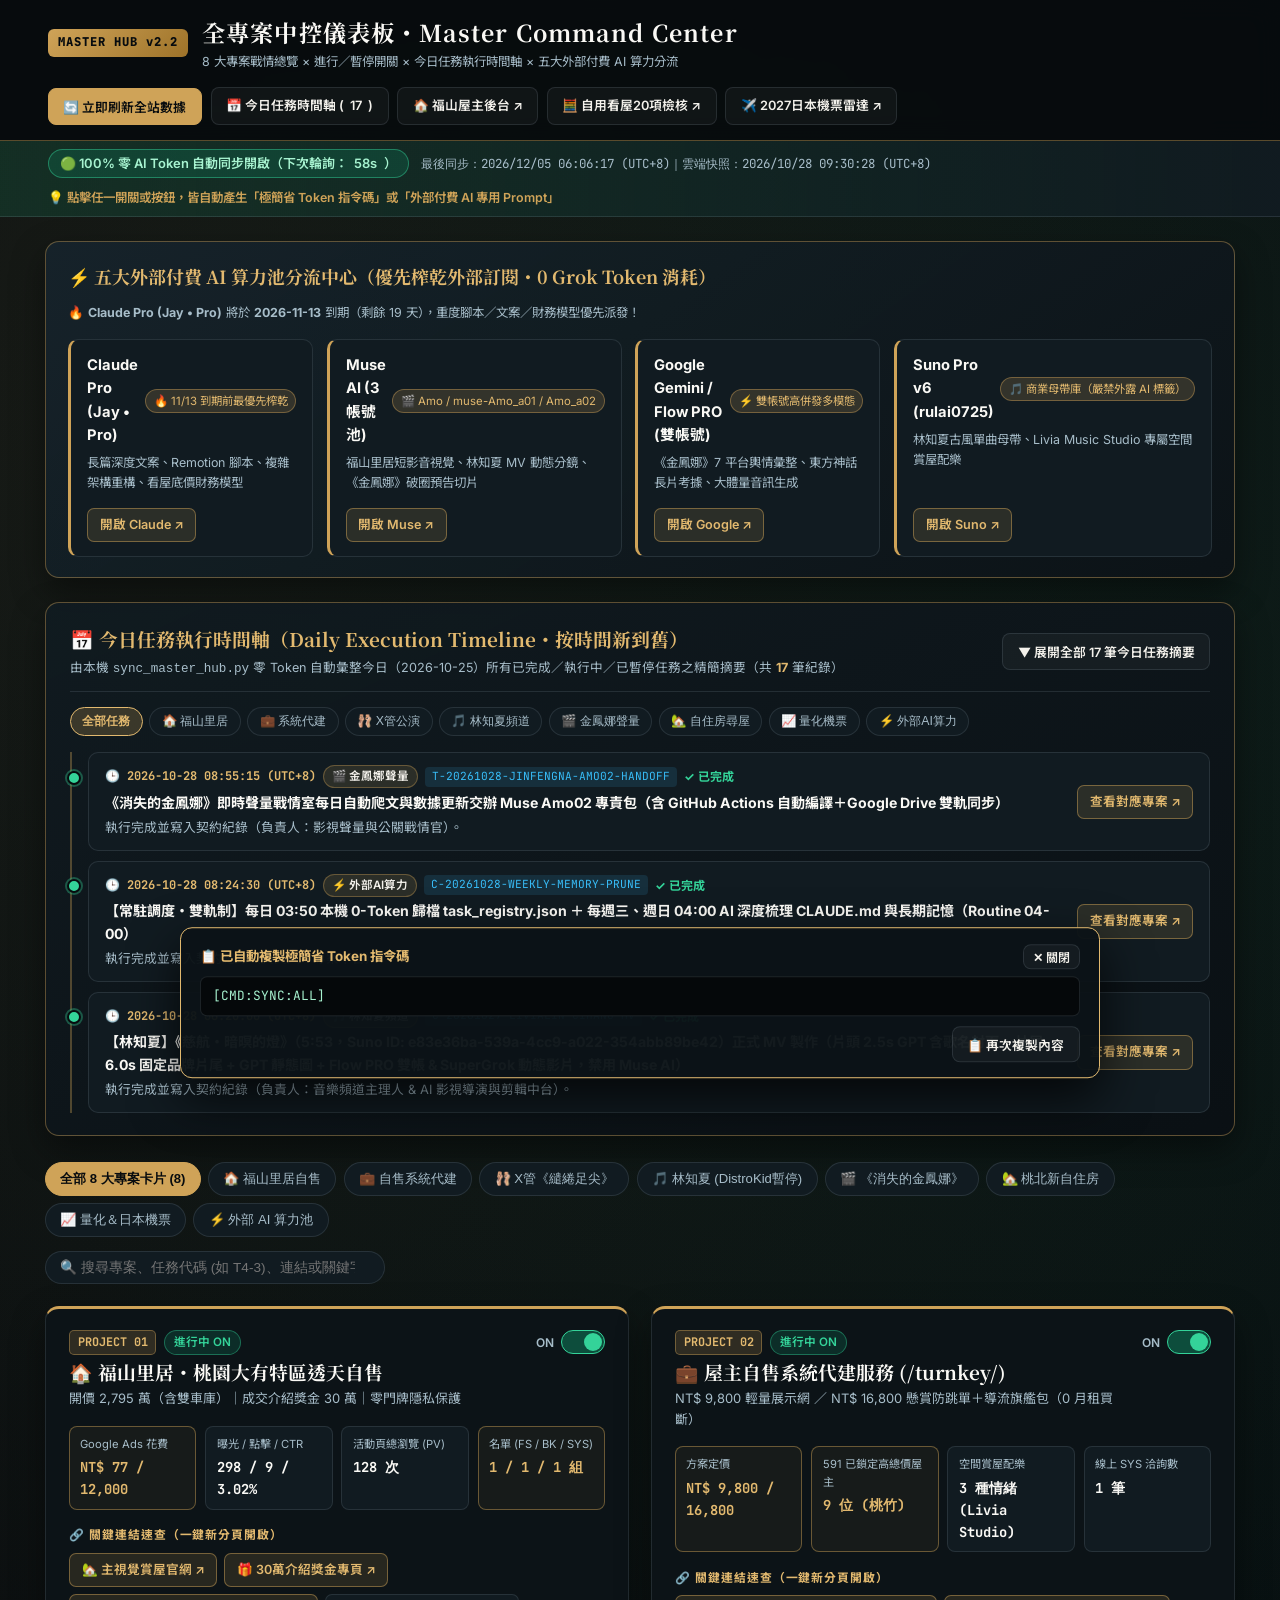
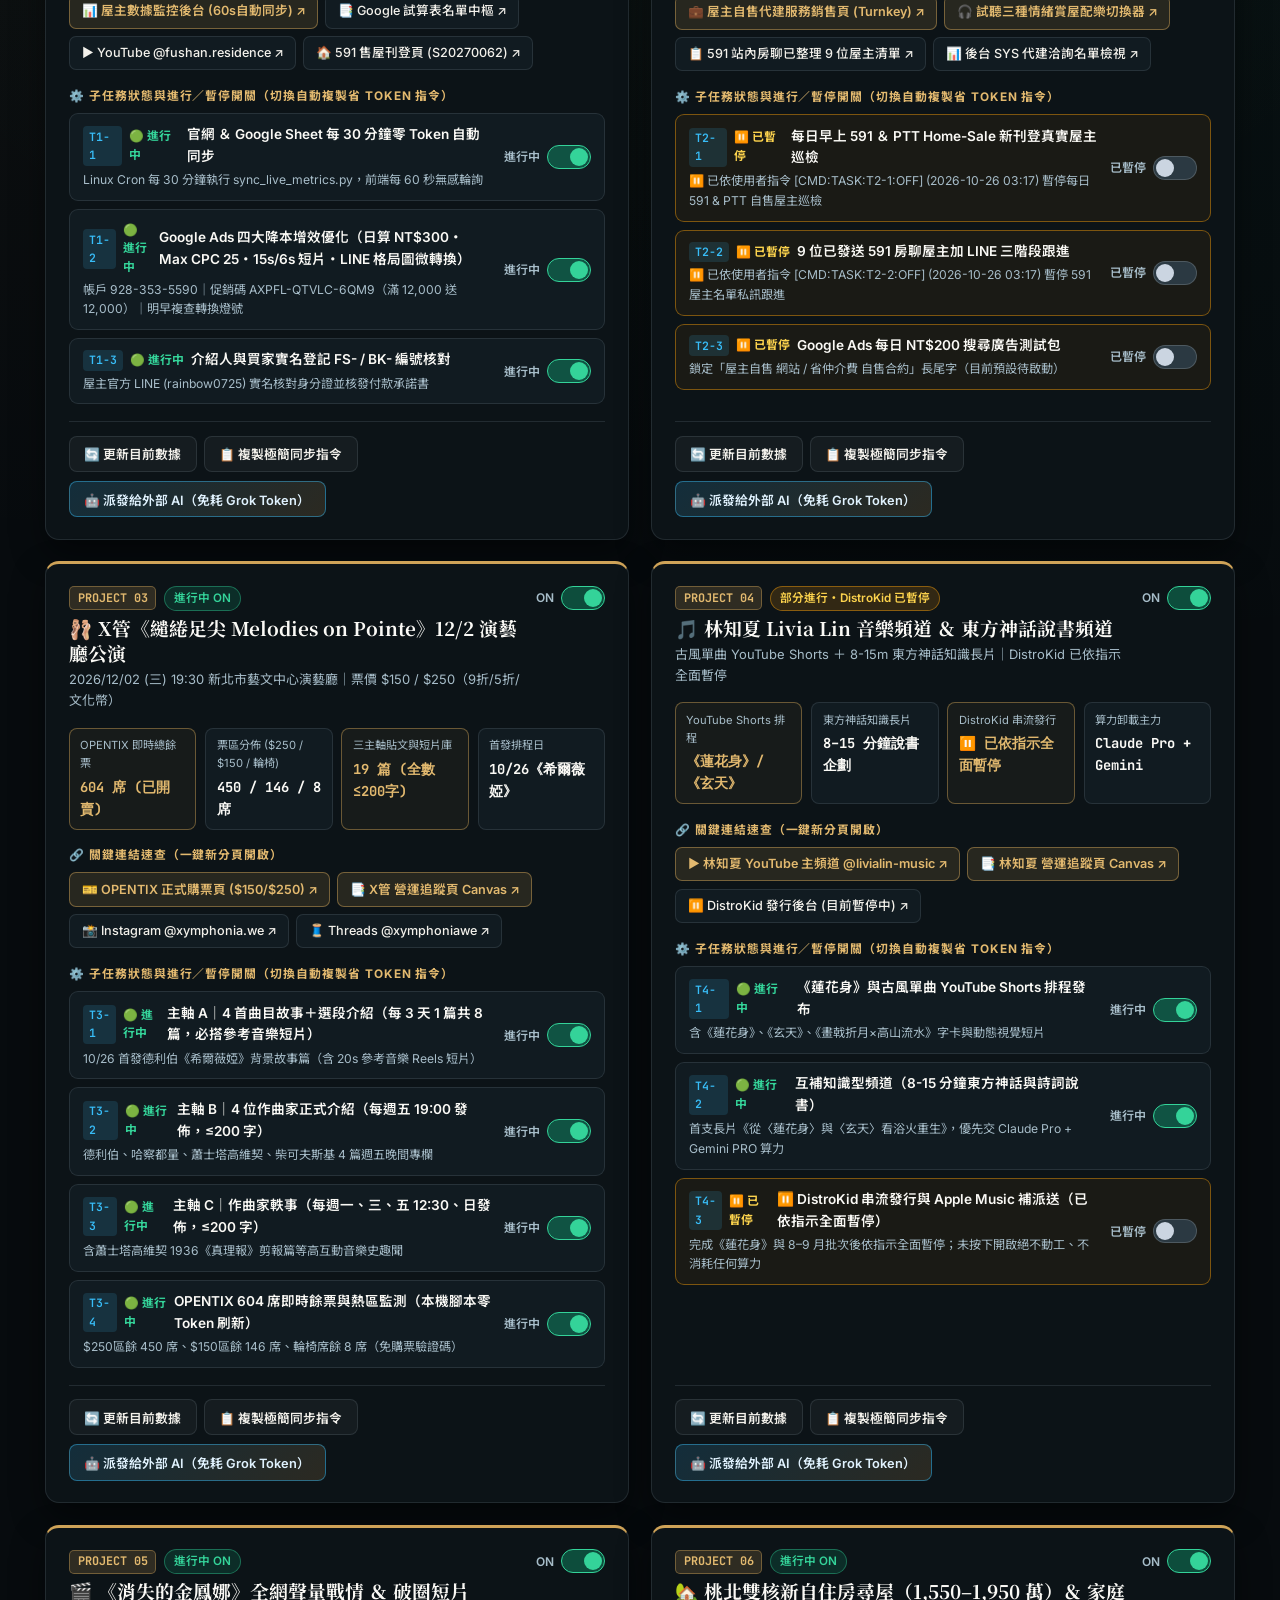
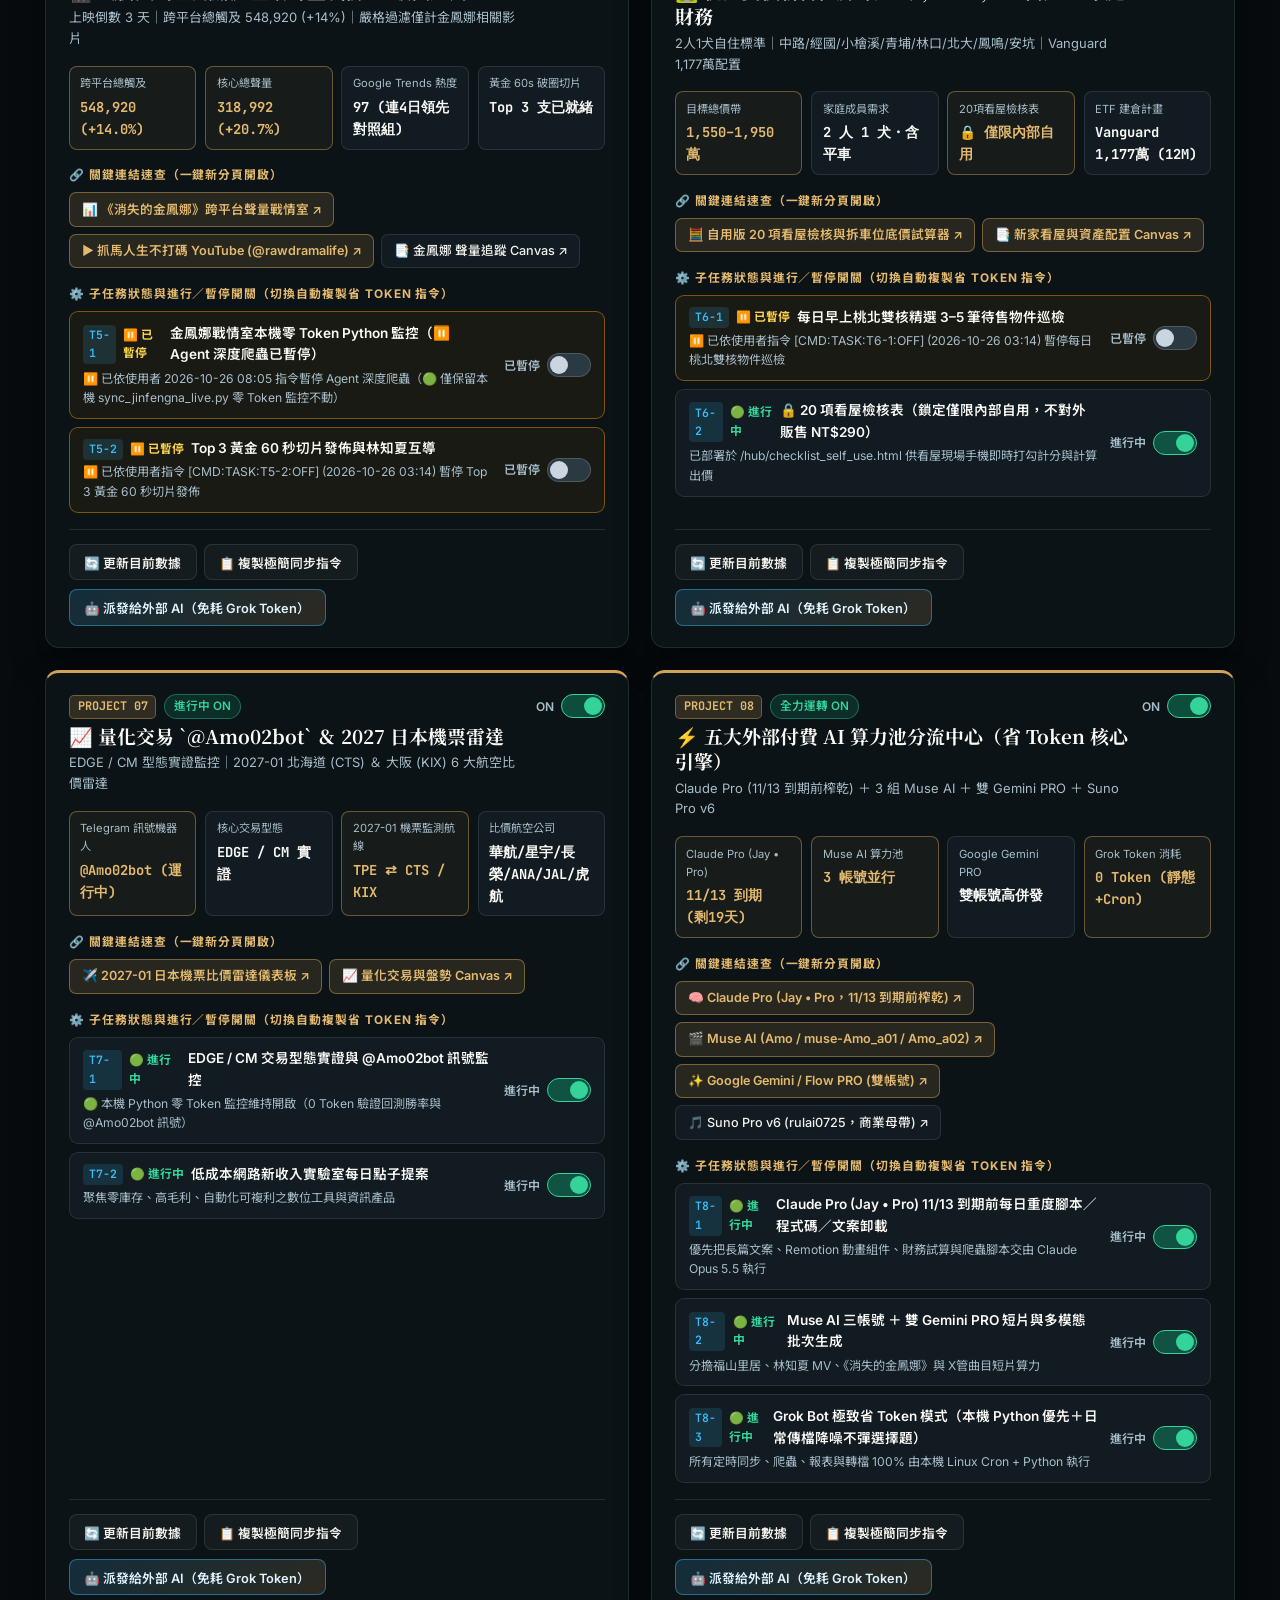
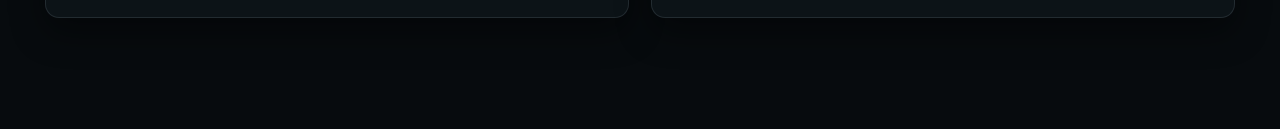
<file: hub/index.html>
<!doctype html>
<html lang="zh-Hant">
<head>
  <meta charset="utf-8">
  <meta name="viewport" content="width=device-width, initial-scale=1">
  <meta name="robots" content="noindex, nofollow">
  <title>全專案中控儀表板 Master Command Center｜零 Token 戰情室與外部 AI 算力池分流中心</title>
  <link rel="preconnect" href="https://fonts.googleapis.com">
  <link rel="preconnect" href="https://fonts.gstatic.com" crossorigin>
  <link href="https://fonts.googleapis.com/css2?family=Inter:wght@400;500;600;700&family=JetBrains+Mono:wght@400;600;700&family=Noto+Sans+TC:wght@400;500;600;700&family=Noto+Serif+TC:wght@600;700&display=swap" rel="stylesheet">
  <link rel="stylesheet" href="style.css">
</head>
<body>

  <!-- Top Command Header -->
  <header class="hub-topbar">
    <div class="hub-brand">
      <span class="hub-badge-seal">MASTER HUB v2.2</span>
      <div>
        <h1 class="hub-title">全專案中控儀表板・Master Command Center</h1>
        <div class="hub-subtitle">8 大專案戰情總覽 × 進行／暫停開關 × 今日任務執行時間軸 × 五大外部付費 AI 算力分流</div>
      </div>
    </div>
    <div class="hub-top-actions">
      <button type="button" class="btn btn-gold" id="globalSyncBtn" onclick="triggerGlobalSync()">🔄 立即刷新全站數據</button>
      <a class="btn btn-outline" href="#dailyTimelineSection">📅 今日任務時間軸 (<span id="topTimelineCount">46</span>)</a>
      <a class="btn btn-outline" href="../bonus/dashboard.html" target="_blank" rel="noopener">🏠 福山屋主後台 ↗</a>
      <a class="btn btn-outline" href="checklist_self_use.html" target="_blank" rel="noopener">🧮 自用看屋20項檢核 ↗</a>
      <a class="btn btn-outline" href="flight-dashboard-2027-01.html" target="_blank" rel="noopener">✈️ 2027日本機票雷達 ↗</a>
    </div>
  </header>

  <!-- Zero-AI Sync Status Strip -->
  <div class="sync-strip" role="status" aria-live="polite">
    <div style="display:flex;align-items:center;gap:0.75rem;flex-wrap:wrap;">
      <span class="sync-pill">🟢 100% 零 AI Token 自動同步開啟（下次輪詢：<span id="hubCountdownSec">60s</span>）</span>
      <span class="sync-meta" id="hubLastSyncText">最後同步：2026/10/25 14:45:00 (UTC+8)｜Linux Cron 每 30 分鐘本機 Python 巡檢</span>
    </div>
    <div style="font-size:0.78rem;color:#cfa358;font-weight:600;">
      💡 點擊任一開關或按鈕，皆自動產生「極簡省 Token 指令碼」或「外部付費 AI 專用 Prompt」
    </div>
  </div>

  <main class="hub-container">
    <!-- External Paid AI Compute Pool Quick-Offload Strip -->
    <section class="ai-pool-banner" aria-label="五大外部付費 AI 算力池分流中心">
      <div class="ai-pool-head">
        <h2>⚡ 五大外部付費 AI 算力池分流中心（優先榨乾外部訂閱・0 Grok Token 消耗）</h2>
        <span style="font-size:0.78rem;color:#a7bdc9;">
          🔥 <strong>Claude Pro (Jay • Pro)</strong> 將於 <strong>2026-11-13</strong> 到期（剩餘 19 天），重度腳本／文案／財務模型優先派發！
        </span>
      </div>
      <div class="ai-pool-grid" id="aiPoolGrid">
        <!-- Populated dynamically from master-data.json -->
      </div>
    </section>

    <!-- Standalone Section (Option B): 📅 今日任務執行時間軸 (Daily Execution Timeline - Newest First) -->
    <section class="timeline-panel" id="dailyTimelineSection" aria-label="今日任務執行時間軸">
      <div class="timeline-head">
        <div>
          <h2>📅 今日任務執行時間軸（Daily Execution Timeline・按時間新到舊）</h2>
          <p style="font-size:0.79rem;color:#a7bdc9;margin-top:0.2rem;">
            由本機 <code>sync_master_hub.py</code> 零 Token 自動彙整今日（2026-10-25）所有已完成／執行中／已暫停任務之精簡摘要（共 <strong id="tlTotalBadge" style="color:#e2b96f;">46</strong> 筆紀錄）
          </p>
        </div>
        <div style="display:flex;gap:0.5rem;align-items:center;flex-wrap:wrap;">
          <button type="button" class="btn btn-outline" id="tlToggleExpandBtn" onclick="toggleTimelineExpand()">
            ▼ 展開全部今日任務紀錄
          </button>
        </div>
      </div>

      <div class="timeline-filter-bar" role="tablist" aria-label="時間軸專案篩選">
        <button type="button" class="tl-filter-btn active" onclick="setTimelineFilter('all', this)">全部任務</button>
        <button type="button" class="tl-filter-btn" onclick="setTimelineFilter('real-estate', this)">🏠 福山里居</button>
        <button type="button" class="tl-filter-btn" onclick="setTimelineFilter('b2b-saas', this)">💼 系統代建</button>
        <button type="button" class="tl-filter-btn" onclick="setTimelineFilter('concert', this)">🩰 X管公演</button>
        <button type="button" class="tl-filter-btn" onclick="setTimelineFilter('music-media', this)">🎵 林知夏頻道</button>
        <button type="button" class="tl-filter-btn" onclick="setTimelineFilter('film-buzz', this)">🎬 金鳳娜聲量</button>
        <button type="button" class="tl-filter-btn" onclick="setTimelineFilter('wealth-home', this)">🏡 自住房尋屋</button>
        <button type="button" class="tl-filter-btn" onclick="setTimelineFilter('quant-travel', this)">📈 量化機票</button>
        <button type="button" class="tl-filter-btn" onclick="setTimelineFilter('ai-compute', this)">⚡ 外部AI算力</button>
      </div>

      <div class="timeline-list" id="dailyTimelineList">
        <!-- Populated newest-first by app.js -->
      </div>
    </section>

    <!-- Category Filter & Search Toolbar for 8 Project Cards -->
    <div class="toolbar-row">
      <div class="filter-tabs" role="tablist" aria-label="專案分類篩選">
        <button type="button" class="filter-btn active" onclick="setCategoryFilter('all', this)">全部 8 大專案卡片 (8)</button>
        <button type="button" class="filter-btn" onclick="setCategoryFilter('real-estate', this)">🏠 福山里居自售</button>
        <button type="button" class="filter-btn" onclick="setCategoryFilter('b2b-saas', this)">💼 自售系統代建</button>
        <button type="button" class="filter-btn" onclick="setCategoryFilter('concert', this)">🩰 X管《繾綣足尖》</button>
        <button type="button" class="filter-btn" onclick="setCategoryFilter('music-media', this)">🎵 林知夏 (DistroKid暫停)</button>
        <button type="button" class="filter-btn" onclick="setCategoryFilter('film-buzz', this)">🎬 《消失的金鳳娜》</button>
        <button type="button" class="filter-btn" onclick="setCategoryFilter('wealth-home', this)">🏡 桃北新自住房</button>
        <button type="button" class="filter-btn" onclick="setCategoryFilter('quant-travel', this)">📈 量化＆日本機票</button>
        <button type="button" class="filter-btn" onclick="setCategoryFilter('ai-compute', this)">⚡ 外部 AI 算力池</button>
      </div>
      <div class="search-box">
        <input type="search" id="hubSearchInput" placeholder="🔍 搜尋專案、任務代碼 (如 T4-3)、連結或關鍵字..." oninput="onHubSearchInput(this.value)">
      </div>
    </div>

    <!-- 8 Clean Project Cards Grid -->
    <section class="projects-grid" id="projectsGrid" aria-label="八大專案卡片區">
      <!-- Rendered by app.js from master-data.json -->
    </section>
  </main>

  <!-- Floating One-Click Command & External AI Offload Drawer -->
  <aside class="cmd-drawer" id="cmdDrawer" role="dialog" aria-live="polite" aria-label="一鍵指令與外部AI提示詞面板">
    <div class="cmd-drawer-head">
      <span class="cmd-drawer-title" id="cmdDrawerTitle">📋 已自動複製極簡省 Token 指令碼</span>
      <button type="button" class="btn btn-outline" style="padding:0.2rem 0.55rem;font-size:0.75rem;" onclick="closeCommandDrawer()">✕ 關閉</button>
    </div>
    <pre class="cmd-code-box" id="cmdDrawerCode">[CMD:SYNC:ALL]</pre>
    <div class="cmd-drawer-actions">
      <button type="button" class="btn btn-outline" onclick="reCopyDrawerText()">📋 再次複製內容</button>
      <a id="cmdExternalAiBtn" class="btn btn-gold" href="https://claude.ai/" target="_blank" rel="noopener" style="display:none;">🚀 開啟外部付費 AI 貼上執行 ↗</a>
    </div>
  </aside>

  <script src="app.js" defer></script>
</body>
</html>
</file>
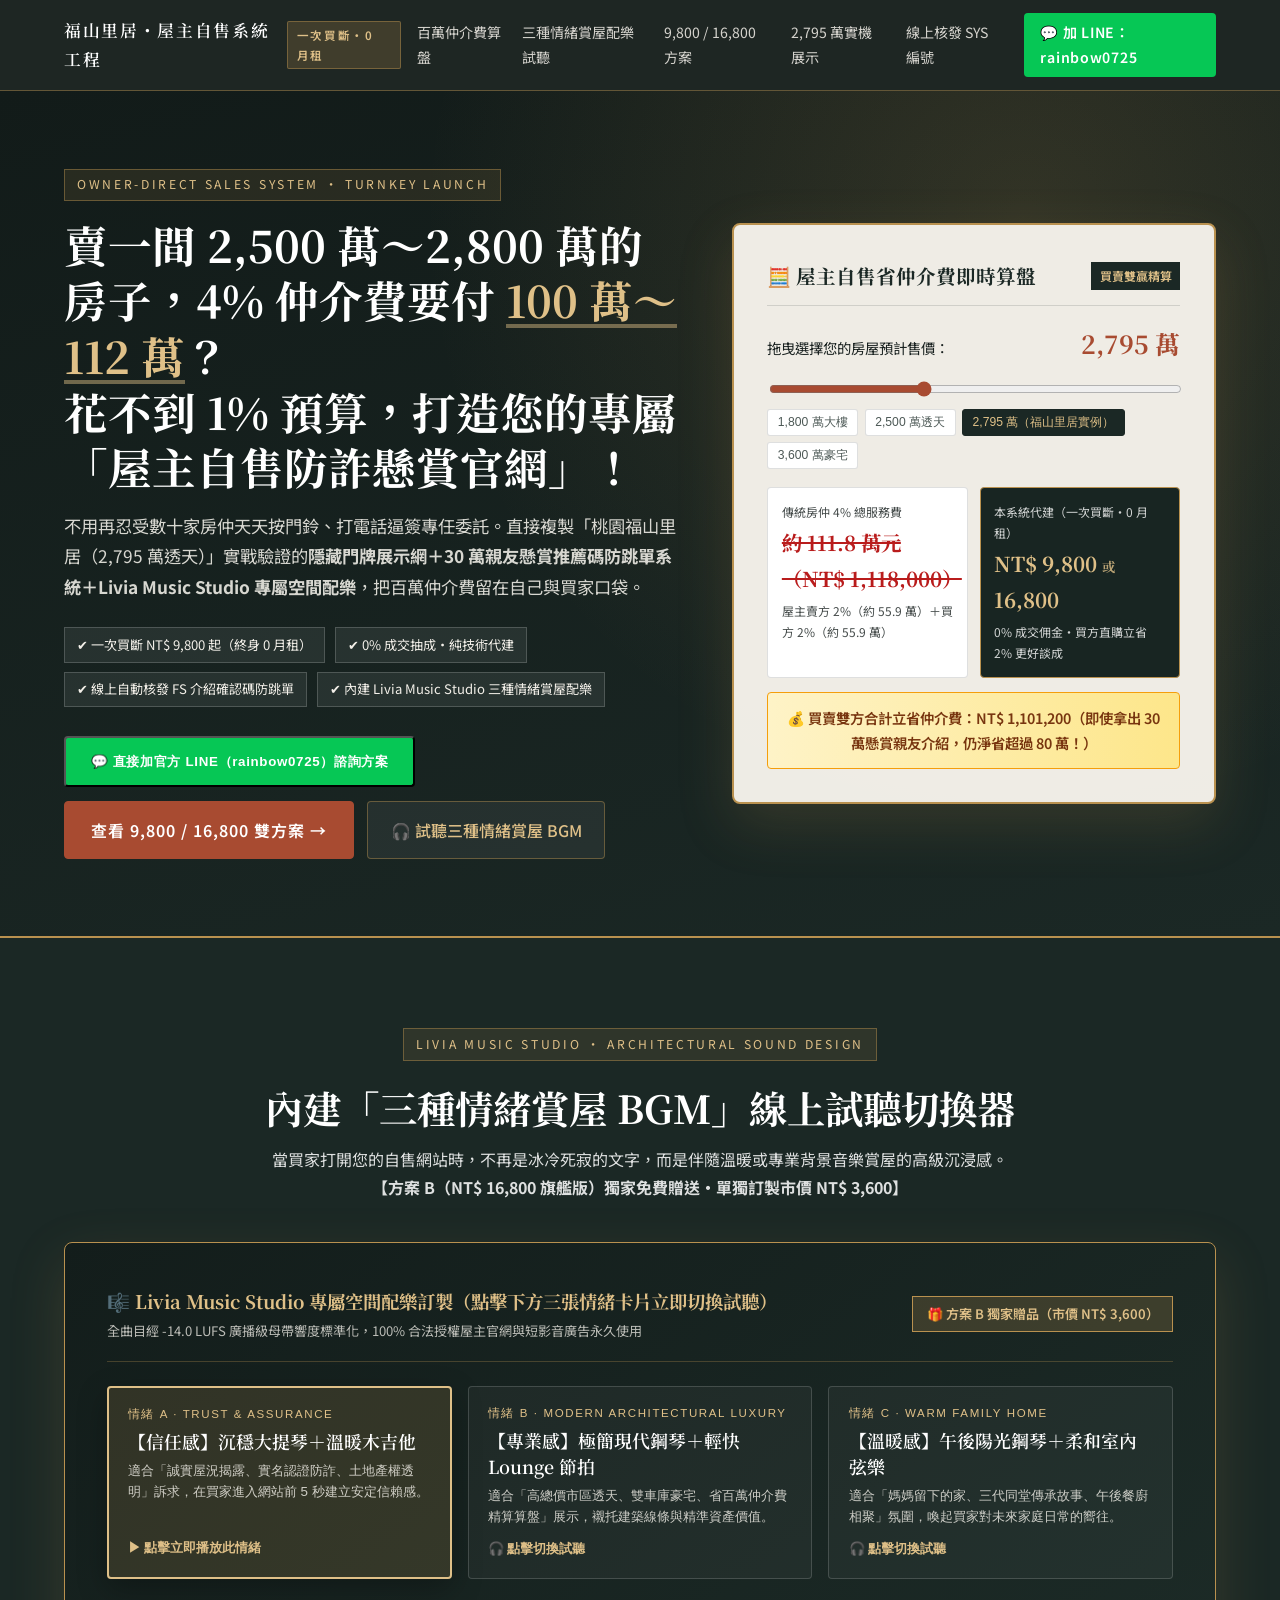
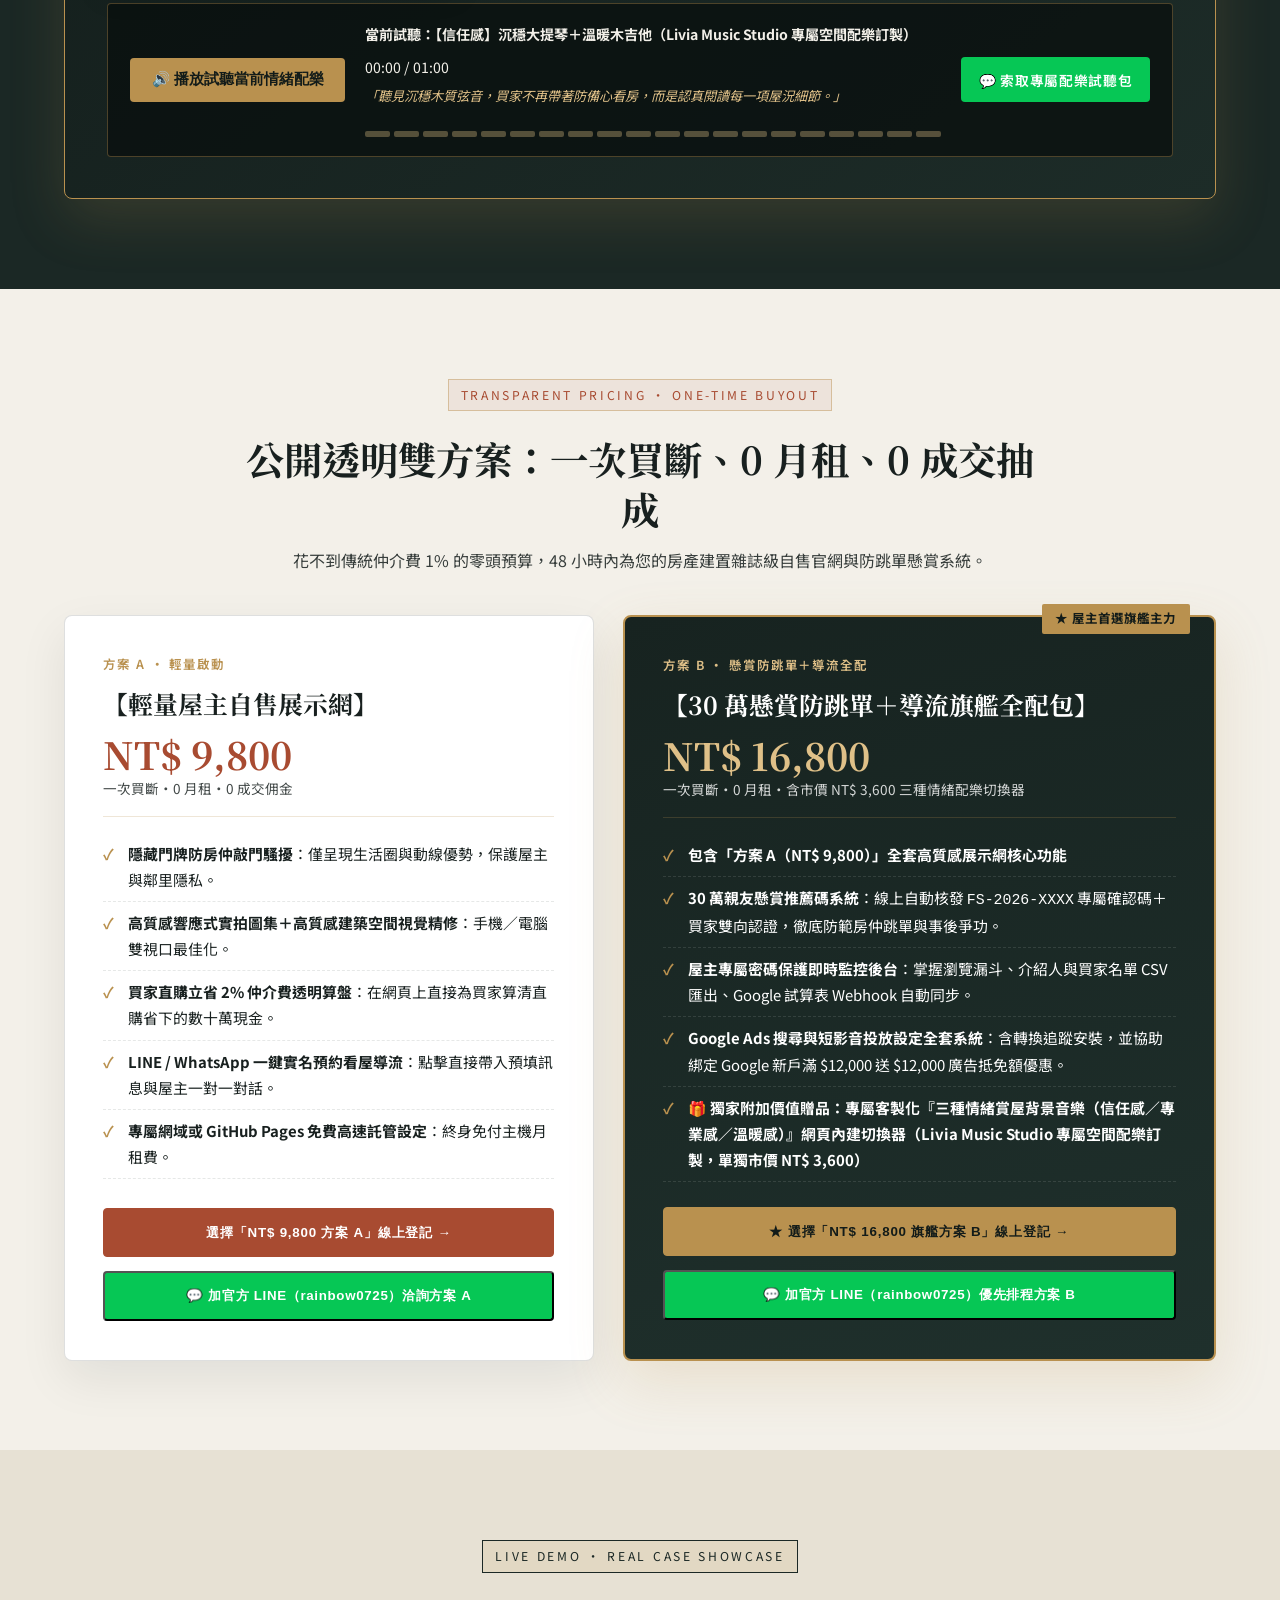
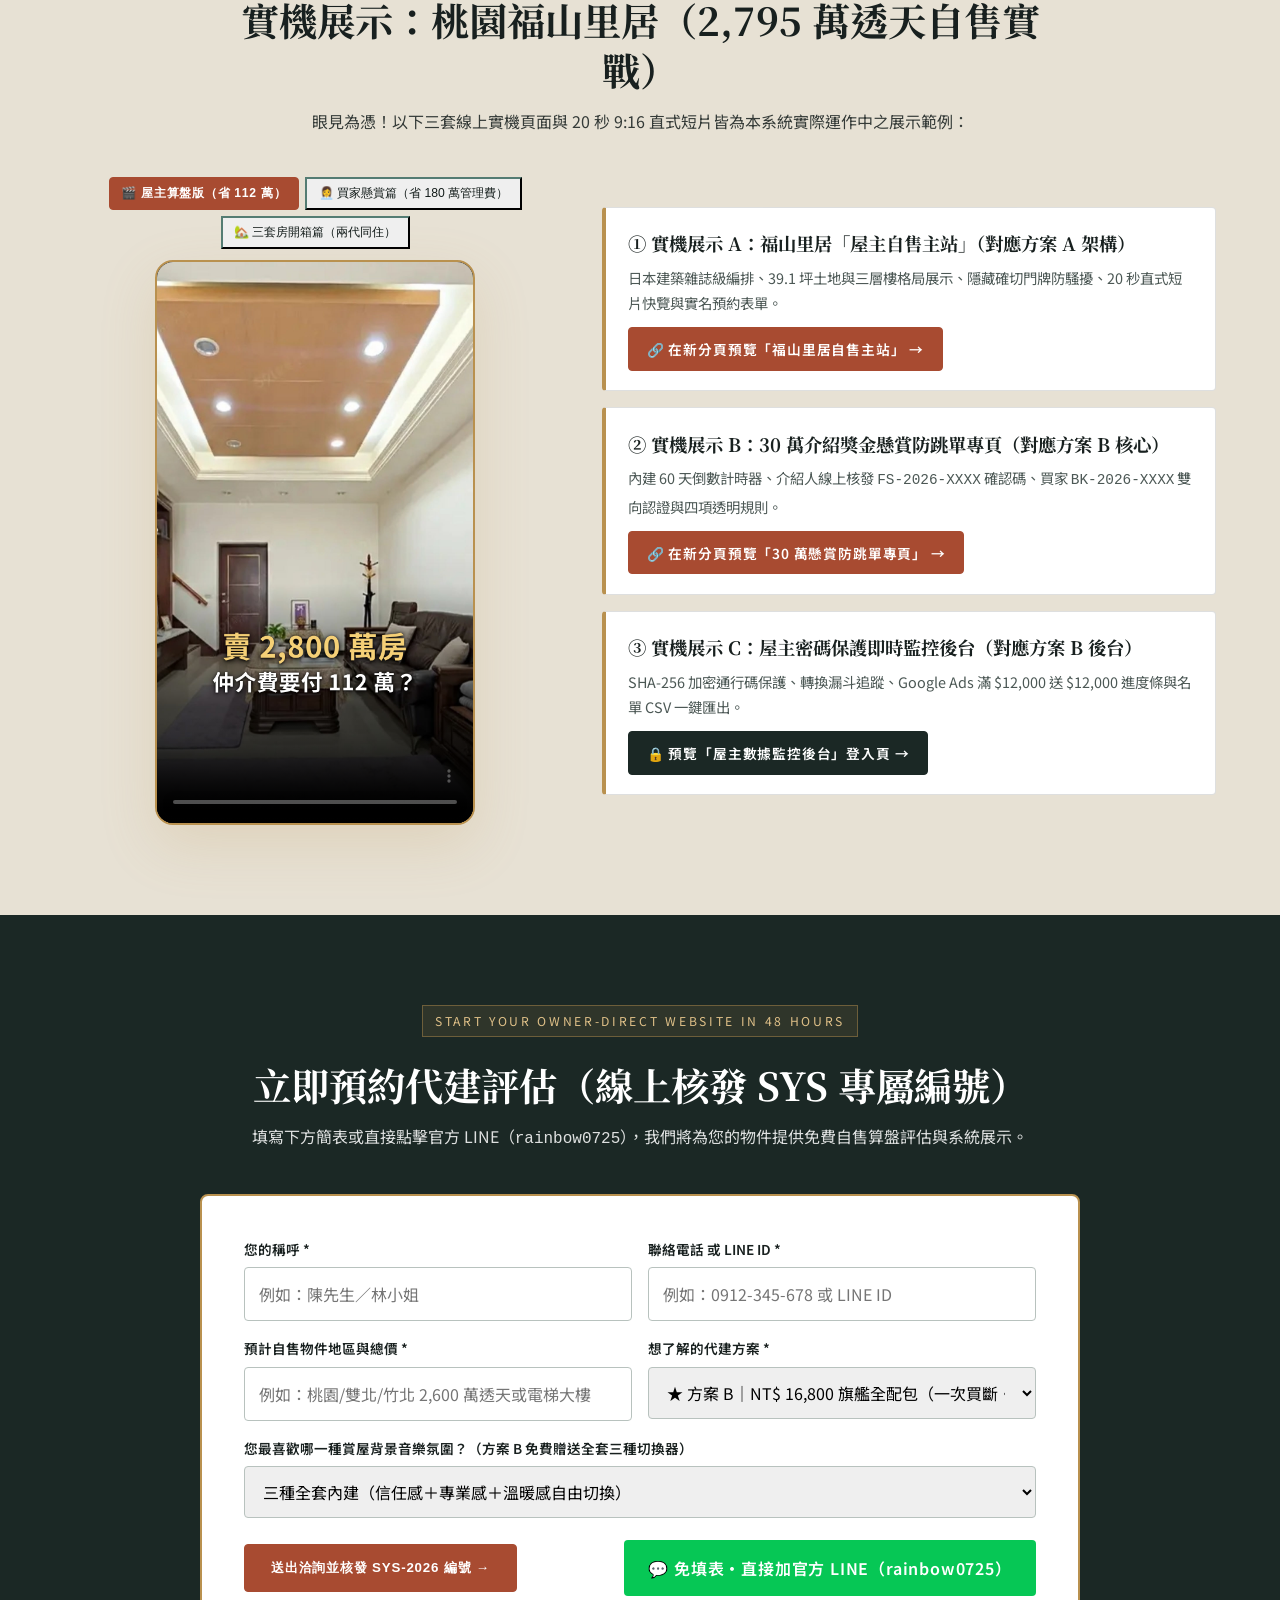
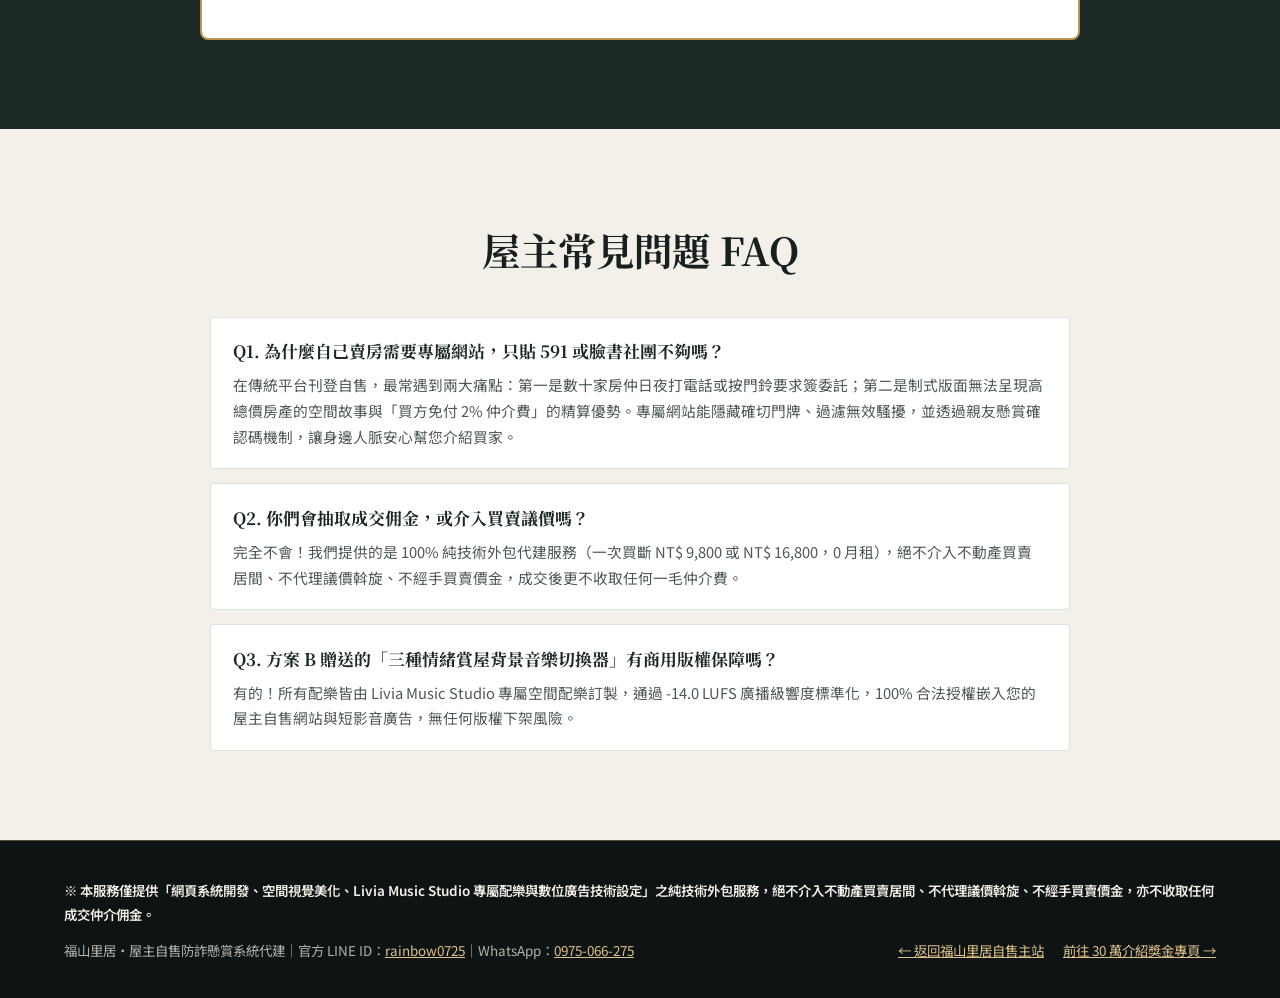
<file: turnkey/index.html>
<!doctype html>
<html lang="zh-Hant">
<head>
  <!-- Google tag (gtag.js) -->
  <script async src="https://www.googletagmanager.com/gtag/js?id=AW-18532399026"></script>
  <script async src="https://www.googletagmanager.com/gtag/js?id=AW-18326742150"></script>
  <script>
    window.dataLayer = window.dataLayer || [];
    function gtag(){dataLayer.push(arguments);}
    gtag('js', new Date());
    gtag('config', 'AW-18532399026');
    gtag('config', 'AW-18326742150');
    gtag('event', 'page_view');
    if (window.location.search.indexOf('gads_verify=1') !== -1) {
      gtag('event', 'conversion', {'send_to': 'AW-18532399026/E3kCCPjEjakdELLv94RF', 'value': 1.0, 'currency': 'TWD'});
    }
    function gtag_report_conversion(url) {
      var callback = function () {
        if (typeof(url) != 'undefined') {
          window.location = url;
        }
      };
      gtag('event', 'conversion', {
        'send_to': 'AW-18532399026/E3kCCPjEjakdELLv94RF',
        'value': 1.0,
        'currency': 'TWD',
        'event_callback': callback
      });
      gtag('event', 'conversion', {
        'send_to': 'AW-18326742150/KFbKCLuOopAdEIbJ76JE',
        'value': 1.0,
        'currency': 'TWD'
      });
      gtag('event', 'generate_lead', {
        'send_to': 'AW-18532399026',
        'value': 1.0,
        'currency': 'TWD'
      });
      return false;
    }
    document.addEventListener('DOMContentLoaded', function() {
      document.addEventListener('click', function(e) {
        var a = e.target && e.target.closest ? e.target.closest('a,button') : null;
        if (!a) return;
        var href = (a.getAttribute('href') || '').toLowerCase();
        var trackAttr = a.getAttribute('data-track') || '';
        if (href.indexOf('line.me') !== -1 || href.indexOf('wa.me') !== -1 || href.indexOf('m.me') !== -1 || href.indexOf('mailto:') !== -1 || href.indexOf('#register-section') !== -1 || href.indexOf('#lead-form') !== -1 || a.hasAttribute('data-whatsapp-link') || trackAttr) {
          gtag('event', 'conversion', {
            'send_to': 'AW-18532399026/E3kCCPjEjakdELLv94RF',
            'value': 1.0,
            'currency': 'TWD'
          });
          gtag('event', 'conversion', {
            'send_to': 'AW-18326742150/KFbKCLuOopAdEIbJ76JE',
            'value': 1.0,
            'currency': 'TWD'
          });
          gtag('event', 'generate_lead', {
            'send_to': 'AW-18532399026',
            'value': 1.0,
            'currency': 'TWD'
          });
        }
      }, true);
    });
  </script>
  <meta charset="utf-8">
  <meta name="viewport" content="width=device-width, initial-scale=1">
  <title>屋主自售防詐懸賞官網代建服務｜省下百萬仲介費・一次買斷 0 月租｜福山里居同款實戰系統</title>
  <meta name="description" content="賣一間 2,500 萬～2,800 萬的房子，4% 仲介費要付 100 萬～112 萬？花不到 1% 預算（NT$ 9,800 / NT$ 16,800 一次買斷，0 月租），打造您的專屬屋主自售防詐懸賞官網與 Livia Music Studio 三種情緒賞屋背景音樂系統。">
  <meta name="theme-color" content="#1b2825">
  <link rel="preconnect" href="https://fonts.googleapis.com">
  <link rel="preconnect" href="https://fonts.gstatic.com" crossorigin>
  <link href="https://fonts.googleapis.com/css2?family=Noto+Sans+TC:wght@300;400;500;600;700&family=Noto+Serif+TC:wght@500;600;700&display=swap" rel="stylesheet">
  <link rel="stylesheet" href="style.css">
</head>
<body>

  <!-- Top Sticky Navigation -->
  <nav class="tk-nav" aria-label="屋主自售系統代建導覽">
    <a class="tk-brand" href="#top">
      <span>福山里居・屋主自售系統工程</span>
      <span class="tk-brand-badge">一次買斷・0 月租</span>
    </a>
    <div class="tk-nav-links">
      <a href="#calculator">百萬仲介費算盤</a>
      <a href="#bgm-audition">三種情緒賞屋配樂試聽</a>
      <a href="#pricing">9,800 / 16,800 方案</a>
      <a href="#live-demo">2,795 萬實機展示</a>
      <a href="#inquiry-form-section">線上核發 SYS 編號</a>
      <a class="tk-nav-cta" href="https://line.me/ti/p/~rainbow0725" target="_blank" rel="noopener">💬 加 LINE：rainbow0725</a>
    </div>
  </nav>

  <!-- 1. Hero + Interactive Commission Calculator -->
  <header class="tk-hero" id="top">
    <div class="tk-container tk-hero-grid">
      <div>
        <span class="tk-eyebrow">OWNER-DIRECT SALES SYSTEM · TURNKEY LAUNCH</span>
        <h1>
          賣一間 2,500 萬～2,800 萬的房子，4% 仲介費要付 <em>100 萬～112 萬</em>？<br>
          花不到 1% 預算，打造您的專屬「屋主自售防詐懸賞官網」！
        </h1>
        <p class="tk-hero-lead">
          不用再忍受數十家房仲天天按門鈴、打電話逼簽專任委託。直接複製「桃園福山里居（2,795 萬透天）」實戰驗證的<strong>隱藏門牌展示網＋30 萬親友懸賞推薦碼防跳單系統＋Livia Music Studio 專屬空間配樂</strong>，把百萬仲介費留在自己與買家口袋。
        </p>
        <div class="tk-hero-badges">
          <span>✔ 一次買斷 NT$ 9,800 起（終身 0 月租）</span>
          <span>✔ 0% 成交抽成・純技術代建</span>
          <span>✔ 線上自動核發 FS 介紹確認碼防跳單</span>
          <span>✔ 內建 Livia Music Studio 三種情緒賞屋配樂</span>
        </div>
        <div class="tk-btn-row">
          <button type="button" class="tk-btn-line" onclick="openLineDirect('Hero主按鈕：諮詢屋主自售系統代建')">
            💬 直接加官方 LINE（rainbow0725）諮詢方案
          </button>
          <a class="tk-btn-primary" href="#pricing">查看 9,800 / 16,800 雙方案 →</a>
          <a class="tk-btn-ghost" href="#bgm-audition">🎧 試聽三種情緒賞屋 BGM</a>
        </div>
      </div>

      <!-- Interactive Calculator -->
      <aside class="tk-calc-box" id="calculator" aria-label="屋主自售省仲介費即時算盤">
        <div class="tk-calc-head">
          <h2>🧮 屋主自售省仲介費即時算盤</h2>
          <span class="tk-calc-tag">買賣雙贏精算</span>
        </div>

        <div class="tk-slider-wrap">
          <div class="tk-slider-label">
            <span>拖曳選擇您的房屋預計售價：</span>
            <strong id="tkPriceVal">2,795 萬</strong>
          </div>
          <input type="range" id="tkPriceSlider" class="tk-range" min="1500" max="5000" step="5" value="2795" oninput="updateTurnkeyCalc(this.value)">
          <div class="tk-preset-pills">
            <button type="button" class="tk-preset-btn" data-price="1800" onclick="updateTurnkeyCalc(1800)">1,800 萬大樓</button>
            <button type="button" class="tk-preset-btn" data-price="2500" onclick="updateTurnkeyCalc(2500)">2,500 萬透天</button>
            <button type="button" class="tk-preset-btn active" data-price="2795" onclick="updateTurnkeyCalc(2795)">2,795 萬（福山里居實例）</button>
            <button type="button" class="tk-preset-btn" data-price="3600" onclick="updateTurnkeyCalc(3600)">3,600 萬豪宅</button>
          </div>
        </div>

        <div class="tk-calc-compare">
          <div class="tk-calc-col bad">
            <small>傳統房仲 4% 總服務費</small>
            <div class="amt" id="tkFee4Pct">約 111.8 萬元（NT$ 1,118,000）</div>
            <small id="tkSeller2Pct">屋主賣方 2%（約 55.9 萬）＋買方 2%（約 55.9 萬）</small>
          </div>
          <div class="tk-calc-col highlight">
            <small>本系統代建（一次買斷・0 月租）</small>
            <div class="amt">NT$ 9,800 <small style="display:inline;font-size:0.65em;">或</small> 16,800</div>
            <small>0% 成交佣金・買方直購立省 2% 更好談成</small>
          </div>
        </div>

        <div class="tk-calc-saving-banner">
          💰 買賣雙方合計立省仲介費：<span id="tkNetSaveAmt">NT$ 1,101,200</span>（即使拿出 30 萬懸賞親友介紹，仍淨省超過 80 萬！）
        </div>
      </aside>
    </div>
  </header>

  <!-- 2. Three Moods Viewing BGM Interactive Switcher -->
  <section class="tk-section dark" id="bgm-audition" aria-label="三種情緒賞屋 BGM 線上試聽切換器">
    <div class="tk-container">
      <div class="tk-sec-head">
        <span class="tk-eyebrow">LIVIA MUSIC STUDIO · ARCHITECTURAL SOUND DESIGN</span>
        <h2>內建「三種情緒賞屋 BGM」線上試聽切換器</h2>
        <p>
          當買家打開您的自售網站時，不再是冰冷死寂的文字，而是伴隨溫暖或專業背景音樂賞屋的高級沉浸感。<br>
          <strong>【方案 B（NT$ 16,800 旗艦版）獨家免費贈送・單獨訂製市價 NT$ 3,600】</strong>
        </p>
      </div>

      <div class="bgm-studio-panel">
        <div class="bgm-top-bar">
          <div>
            <strong style="font-family:var(--font-serif);font-size:1.15rem;color:var(--accent-gold-light);">
              🎼 Livia Music Studio 專屬空間配樂訂製（點擊下方三張情緒卡片立即切換試聽）
            </strong>
            <div style="font-size:0.82rem;color:rgba(243,240,233,0.75);margin-top:0.2rem;">
              全曲目經 -14.0 LUFS 廣播級母帶響度標準化，100% 合法授權屋主官網與短影音廣告永久使用
            </div>
          </div>
          <span class="bgm-gift-pill">🎁 方案 B 獨家贈品（市價 NT$ 3,600）</span>
        </div>

        <!-- 3 Mood Cards -->
        <div class="bgm-tabs-grid" role="tablist" aria-label="三種賞屋情緒音樂選擇">
          <button type="button" class="bgm-mood-card active" data-mood="trust" onclick="selectBgmMood('trust', true)">
            <div>
              <div class="bgm-mood-badge">情緒 A · TRUST &amp; ASSURANCE</div>
              <h3 class="bgm-mood-title">【信任感】沉穩大提琴＋溫暖木吉他</h3>
              <p class="bgm-mood-desc">適合「誠實屋況揭露、實名認證防詐、土地產權透明」訴求，在買家進入網站前 5 秒建立安定信賴感。</p>
            </div>
            <div class="bgm-mood-play-indicator">▶ 點擊立即播放此情緒</div>
          </button>

          <button type="button" class="bgm-mood-card" data-mood="pro" onclick="selectBgmMood('pro', true)">
            <div>
              <div class="bgm-mood-badge">情緒 B · MODERN ARCHITECTURAL LUXURY</div>
              <h3 class="bgm-mood-title">【專業感】極簡現代鋼琴＋輕快 Lounge 節拍</h3>
              <p class="bgm-mood-desc">適合「高總價市區透天、雙車庫豪宅、省百萬仲介費精算算盤」展示，襯托建築線條與精準資產價值。</p>
            </div>
            <div class="bgm-mood-play-indicator">🎧 點擊切換試聽</div>
          </button>

          <button type="button" class="bgm-mood-card" data-mood="warm" onclick="selectBgmMood('warm', true)">
            <div>
              <div class="bgm-mood-badge">情緒 C · WARM FAMILY HOME</div>
              <h3 class="bgm-mood-title">【溫暖感】午後陽光鋼琴＋柔和室內弦樂</h3>
              <p class="bgm-mood-desc">適合「媽媽留下的家、三代同堂傳承故事、午後餐廚相聚」氛圍，喚起買家對未來家庭日常的嚮往。</p>
            </div>
            <div class="bgm-mood-play-indicator">🎧 點擊切換試聽</div>
          </button>
        </div>

        <!-- Audio Player Console -->
        <div class="bgm-player-console">
          <button type="button" class="bgm-main-play-btn" id="bgmMainPlayBtn" onclick="toggleBgmPlay()">
            🔊 播放試聽當前情緒配樂
          </button>

          <div class="bgm-wave-box">
            <div class="bgm-now-playing">
              <strong id="bgmNowTitle">當前試聽：【信任感】沉穩大提琴＋溫暖木吉他（Livia Music Studio 專屬空間配樂訂製）</strong>
              <span id="bgmTimeDisplay">00:00 / 01:00</span>
            </div>
            <div id="bgmNowQuote" style="font-size:0.82rem;color:var(--accent-gold-light);font-style:italic;">
              「聽見沉穩木質弦音，買家不再帶著防備心看房，而是認真閱讀每一項屋況細節。」
            </div>
            <div class="bgm-bars" id="bgmBars" aria-hidden="true">
              <div class="bgm-bar"></div><div class="bgm-bar"></div><div class="bgm-bar"></div><div class="bgm-bar"></div>
              <div class="bgm-bar"></div><div class="bgm-bar"></div><div class="bgm-bar"></div><div class="bgm-bar"></div>
              <div class="bgm-bar"></div><div class="bgm-bar"></div><div class="bgm-bar"></div><div class="bgm-bar"></div>
              <div class="bgm-bar"></div><div class="bgm-bar"></div><div class="bgm-bar"></div><div class="bgm-bar"></div>
              <div class="bgm-bar"></div><div class="bgm-bar"></div><div class="bgm-bar"></div><div class="bgm-bar"></div>
            </div>
          </div>

          <div>
            <a class="tk-btn-line" href="https://line.me/ti/p/~rainbow0725" target="_blank" rel="noopener" style="padding:0.65rem 1.1rem;font-size:0.86rem;">
              💬 索取專屬配樂試聽包
            </a>
          </div>
        </div>
        <audio id="bgmAudioElement" src="audio/bgm_trust.mp3" preload="metadata" loop></audio>
      </div>
    </div>
  </section>

  <!-- 3. Two Transparent Packages -->
  <section class="tk-section" id="pricing" aria-label="雙方案透明定價">
    <div class="tk-container">
      <div class="tk-sec-head">
        <span class="tk-eyebrow" style="color:var(--accent-cta);background:rgba(168,75,49,0.08);">TRANSPARENT PRICING · ONE-TIME BUYOUT</span>
        <h2>公開透明雙方案：一次買斷、0 月租、0 成交抽成</h2>
        <p>花不到傳統仲介費 1% 的零頭預算，48 小時內為您的房產建置雜誌級自售官網與防跳單懸賞系統。</p>
      </div>

      <div class="tk-pkg-grid">
        <!-- Plan A: NT$ 9,800 -->
        <article class="tk-pkg-card">
          <div>
            <div class="tk-pkg-code">方案 A · 輕量啟動</div>
            <h3 class="tk-pkg-name">【輕量屋主自售展示網】</h3>
            <div class="tk-pkg-price">NT$ 9,800</div>
            <div class="tk-pkg-billing">一次買斷・0 月租・0 成交佣金</div>
            <ul class="tk-pkg-list">
              <li><strong>隱藏門牌防房仲敲門騷擾</strong>：僅呈現生活圈與動線優勢，保護屋主與鄰里隱私。</li>
              <li><strong>高質感響應式實拍圖集＋高質感建築空間視覺精修</strong>：手機／電腦雙視口最佳化。</li>
              <li><strong>買家直購立省 2% 仲介費透明算盤</strong>：在網頁上直接為買家算清直購省下的數十萬現金。</li>
              <li><strong>LINE / WhatsApp 一鍵實名預約看屋導流</strong>：點擊直接帶入預填訊息與屋主一對一對話。</li>
              <li><strong>專屬網域或 GitHub Pages 免費高速託管設定</strong>：終身免付主機月租費。</li>
            </ul>
          </div>
          <div class="tk-btn-row" style="flex-direction:column;">
            <button type="button" class="tk-btn-primary" style="width:100%;" onclick="chooseTurnkeyPlan('方案 A｜NT$ 9,800 輕量屋主自售展示網')">
              選擇「NT$ 9,800 方案 A」線上登記 →
            </button>
            <button type="button" class="tk-btn-line" style="width:100%;" onclick="openLineDirect('方案 A｜NT$ 9,800 輕量屋主自售展示網')">
              💬 加官方 LINE（rainbow0725）洽詢方案 A
            </button>
          </div>
        </article>

        <!-- Plan B: NT$ 16,800 Flagship -->
        <article class="tk-pkg-card featured">
          <span class="tk-pkg-ribbon">★ 屋主首選旗艦主力</span>
          <div>
            <div class="tk-pkg-code">方案 B · 懸賞防跳單＋導流全配</div>
            <h3 class="tk-pkg-name">【30 萬懸賞防跳單＋導流旗艦全配包】</h3>
            <div class="tk-pkg-price">NT$ 16,800</div>
            <div class="tk-pkg-billing">一次買斷・0 月租・含市價 NT$ 3,600 三種情緒配樂切換器</div>
            <ul class="tk-pkg-list">
              <li><strong>包含「方案 A（NT$ 9,800）」全套高質感展示網核心功能</strong></li>
              <li><strong>30 萬親友懸賞推薦碼系統</strong>：線上自動核發 <code>FS-2026-XXXX</code> 專屬確認碼＋買家雙向認證，徹底防範房仲跳單與事後爭功。</li>
              <li><strong>屋主專屬密碼保護即時監控後台</strong>：掌握瀏覽漏斗、介紹人與買家名單 CSV 匯出、Google 試算表 Webhook 自動同步。</li>
              <li><strong>Google Ads 搜尋與短影音投放設定全套系統</strong>：含轉換追蹤安裝，並協助綁定 Google 新戶滿 $12,000 送 $12,000 廣告抵免額優惠。</li>
              <li><strong>🎁 獨家附加價值贈品：專屬客製化『三種情緒賞屋背景音樂（信任感／專業感／溫暖感）』網頁內建切換器（Livia Music Studio 專屬空間配樂訂製，單獨市價 NT$ 3,600）</strong></li>
            </ul>
          </div>
          <div class="tk-btn-row" style="flex-direction:column;">
            <button type="button" class="tk-btn-primary" style="width:100%;background:var(--accent-gold);border-color:var(--accent-gold);color:#121b19;font-weight:700;" onclick="chooseTurnkeyPlan('方案 B｜NT$ 16,800 旗艦全配包（含三種情緒賞屋配樂）')">
              ★ 選擇「NT$ 16,800 旗艦方案 B」線上登記 →
            </button>
            <button type="button" class="tk-btn-line" style="width:100%;" onclick="openLineDirect('方案 B｜NT$ 16,800 旗艦全配包（含 Livia Music Studio 三種情緒賞屋配樂）')">
              💬 加官方 LINE（rainbow0725）優先排程方案 B
            </button>
          </div>
        </article>
      </div>
    </div>
  </section>

  <!-- 4. Live Demo Showcase (Taoyuan Fushan Residence 2,795 Wan) -->
  <section class="tk-section washi-alt" id="live-demo" aria-label="桃園福山里居 2,795 萬透天實機展示">
    <div class="tk-container">
      <div class="tk-sec-head">
        <span class="tk-eyebrow" style="color:var(--color-forest-800);border-color:var(--color-forest-800);">LIVE DEMO · REAL CASE SHOWCASE</span>
        <h2>實機展示：桃園福山里居（2,795 萬透天自售實戰）</h2>
        <p>眼見為憑！以下三套線上實機頁面與 20 秒 9:16 直式短片皆為本系統實際運作中之展示範例：</p>
      </div>

      <div class="tk-demo-grid">
        <div>
          <div style="display:flex;gap:0.4rem;justify-content:center;margin-bottom:0.65rem;flex-wrap:wrap;">
            <button type="button" id="tkVidBtnOwner" class="tk-btn-primary" style="padding:0.38rem 0.72rem;font-size:0.76rem;" onclick="switchTurnkeyDemoVideo('owner')">
              🎬 屋主算盤版（省 112 萬）
            </button>
            <button type="button" id="tkVidBtnBuyer" class="tk-btn-outline" style="padding:0.38rem 0.72rem;font-size:0.76rem;color:var(--color-forest-900);border-color:var(--color-forest-800);" onclick="switchTurnkeyDemoVideo('buyer')">
              👩‍💼 買家懸賞篇（省 180 萬管理費）
            </button>
            <button type="button" id="tkVidBtnSuites" class="tk-btn-outline" style="padding:0.38rem 0.72rem;font-size:0.76rem;color:var(--color-forest-900);border-color:var(--color-forest-800);" onclick="switchTurnkeyDemoVideo('suites')">
              🏡 三套房開箱篇（兩代同住）
            </button>
          </div>
          <div class="tk-video-frame">
            <video id="tkDemoVideo" controls playsinline preload="metadata" poster="videos/owner_saas_poster.jpg">
              <source id="tkDemoVideoSrc" src="videos/owner_saas_112w_calculator_20s.mp4" type="video/mp4">
            </video>
          </div>
        </div>

        <div class="tk-demo-cards">
          <div class="tk-demo-card">
            <h3>① 實機展示 A：福山里居「屋主自售主站」（對應方案 A 架構）</h3>
            <p>日本建築雜誌級編排、39.1 坪土地與三層樓格局展示、隱藏確切門牌防騷擾、20 秒直式短片快覽與實名預約表單。</p>
            <a class="tk-btn-primary" href="../" target="_blank" rel="noopener" style="padding:0.55rem 1.1rem;font-size:0.86rem;">
              🔗 在新分頁預覽「福山里居自售主站」 →
            </a>
          </div>

          <div class="tk-demo-card">
            <h3>② 實機展示 B：30 萬介紹獎金懸賞防跳單專頁（對應方案 B 核心）</h3>
            <p>內建 60 天倒數計時器、介紹人線上核發 <code>FS-2026-XXXX</code> 確認碼、買家 <code>BK-2026-XXXX</code> 雙向認證與四項透明規則。</p>
            <a class="tk-btn-primary" href="../bonus/" target="_blank" rel="noopener" style="padding:0.55rem 1.1rem;font-size:0.86rem;">
              🔗 在新分頁預覽「30 萬懸賞防跳單專頁」 →
            </a>
          </div>

          <div class="tk-demo-card">
            <h3>③ 實機展示 C：屋主密碼保護即時監控後台（對應方案 B 後台）</h3>
            <p>SHA-256 加密通行碼保護、轉換漏斗追蹤、Google Ads 滿 $12,000 送 $12,000 進度條與名單 CSV 一鍵匯出。</p>
            <a class="tk-btn-primary" href="../bonus/dashboard.html" target="_blank" rel="noopener" style="padding:0.55rem 1.1rem;font-size:0.86rem;background:var(--color-forest-800);border-color:var(--color-forest-800);">
              🔒 預覽「屋主數據監控後台」登入頁 →
            </a>
          </div>
        </div>
      </div>
    </div>
  </section>

  <!-- 5. Online Inquiry Form & FAQ -->
  <section class="tk-section dark" id="inquiry-form-section" aria-label="線上核發 SYS 代建洽詢編號">
    <div class="tk-container">
      <div class="tk-sec-head">
        <span class="tk-eyebrow">START YOUR OWNER-DIRECT WEBSITE IN 48 HOURS</span>
        <h2>立即預約代建評估（線上核發 SYS 專屬編號）</h2>
        <p>填寫下方簡表或直接點擊官方 LINE（<code>rainbow0725</code>），我們將為您的物件提供免費自售算盤評估與系統展示。</p>
      </div>

      <div class="tk-form-card">
        <form id="tkLeadForm">
          <div class="tk-form-grid">
            <div class="tk-field">
              <label for="tkName">您的稱呼 *</label>
              <input id="tkName" name="tkName" type="text" required placeholder="例如：陳先生／林小姐">
            </div>
            <div class="tk-field">
              <label for="tkContact">聯絡電話 或 LINE ID *</label>
              <input id="tkContact" name="tkContact" type="text" required placeholder="例如：0912-345-678 或 LINE ID">
            </div>
            <div class="tk-field">
              <label for="tkProperty">預計自售物件地區與總價 *</label>
              <input id="tkProperty" name="tkProperty" type="text" required placeholder="例如：桃園/雙北/竹北 2,600 萬透天或電梯大樓">
            </div>
            <div class="tk-field">
              <label for="tkPlanSelect">想了解的代建方案 *</label>
              <select id="tkPlanSelect" name="tkPlan" required>
                <option value="方案 B｜NT$ 16,800 旗艦全配包（含三種情緒賞屋配樂）">★ 方案 B｜NT$ 16,800 旗艦全配包（一次買斷・0月租・含三情緒配樂）</option>
                <option value="方案 A｜NT$ 9,800 輕量屋主自售展示網">方案 A｜NT$ 9,800 輕量屋主自售展示網（一次買斷・0月租）</option>
              </select>
            </div>
          </div>

          <div class="tk-field" style="margin-top:1rem;">
            <label for="tkMood">您最喜歡哪一種賞屋背景音樂氛圍？（方案 B 免費贈送全套三種切換器）</label>
            <select id="tkMood" name="tkMood">
              <option value="三種全套內建（信任感＋專業感＋溫暖感自由切換）">三種全套內建（信任感＋專業感＋溫暖感自由切換）</option>
              <option value="情緒 A【信任感】沉穩大提琴＋溫暖木吉他">情緒 A【信任感】沉穩大提琴＋溫暖木吉他</option>
              <option value="情緒 B【專業感】極簡現代鋼琴＋輕快 Lounge 節拍">情緒 B【專業感】極簡現代鋼琴＋輕快 Lounge 節拍</option>
              <option value="情緒 C【溫暖感】午後陽光鋼琴＋柔和室內弦樂">情緒 C【溫暖感】午後陽光鋼琴＋柔和室內弦樂</option>
            </select>
          </div>

          <div class="tk-btn-row" style="margin-top:1.35rem;justify-content:space-between;align-items:center;">
            <button type="submit" class="tk-btn-primary">
              送出洽詢並核發 SYS-2026 編號 →
            </button>
            <a class="tk-btn-line" href="https://line.me/ti/p/~rainbow0725" target="_blank" rel="noopener">
              💬 免填表・直接加官方 LINE（rainbow0725）
            </a>
          </div>
        </form>

        <div class="tk-result-box" id="tkResultBox">
          <div style="font-size:0.78rem;letter-spacing:0.15em;color:var(--accent-gold-light);">SYSTEM TURNKEY INQUIRY CONFIRMED</div>
          <div style="margin:0.4rem 0;font-size:1.05rem;">您的專屬系統代建洽詢編號：<strong id="tkGeneratedCode" style="color:var(--accent-gold-light);font-size:1.3rem;">SYS-2026-0000</strong></div>
          <p style="font-size:0.88rem;color:rgba(243,240,233,0.86);margin:0 0 0.9rem;">
            已同步記錄至系統後台！請點擊下方按鈕一鍵將編號傳送至官方 LINE（<code>rainbow0725</code>）或 WhatsApp 優先為您排程：
          </p>
          <div class="tk-btn-row">
            <a id="tkResultLineBtn" class="tk-btn-line" href="https://line.me/ti/p/~rainbow0725" target="_blank" rel="noopener">💬 點此開啟 LINE 傳送洽詢單</a>
            <a id="tkResultWaBtn" class="tk-btn-primary" href="https://wa.me/886975066275" target="_blank" rel="noopener">WhatsApp 傳送洽詢單</a>
          </div>
        </div>
      </div>
    </div>
  </section>

  <!-- 6. FAQ Section -->
  <section class="tk-section" aria-label="屋主自售系統常見問題">
    <div class="tk-container">
      <div class="tk-sec-head">
        <h2>屋主常見問題 FAQ</h2>
      </div>
      <div class="tk-faq-list">
        <article class="tk-faq-item">
          <h3>Q1. 為什麼自己賣房需要專屬網站，只貼 591 或臉書社團不夠嗎？</h3>
          <p>在傳統平台刊登自售，最常遇到兩大痛點：第一是數十家房仲日夜打電話或按門鈴要求簽委託；第二是制式版面無法呈現高總價房產的空間故事與「買方免付 2% 仲介費」的精算優勢。專屬網站能隱藏確切門牌、過濾無效騷擾，並透過親友懸賞確認碼機制，讓身邊人脈安心幫您介紹買家。</p>
        </article>
        <article class="tk-faq-item">
          <h3>Q2. 你們會抽取成交佣金，或介入買賣議價嗎？</h3>
          <p>完全不會！我們提供的是 100% 純技術外包代建服務（一次買斷 NT$ 9,800 或 NT$ 16,800，0 月租），絕不介入不動產買賣居間、不代理議價斡旋、不經手買賣價金，成交後更不收取任何一毛仲介費。</p>
        </article>
        <article class="tk-faq-item">
          <h3>Q3. 方案 B 贈送的「三種情緒賞屋背景音樂切換器」有商用版權保障嗎？</h3>
          <p>有的！所有配樂皆由 Livia Music Studio 專屬空間配樂訂製，通過 -14.0 LUFS 廣播級響度標準化，100% 合法授權嵌入您的屋主自售網站與短影音廣告，無任何版權下架風險。</p>
        </article>
      </div>
    </div>
  </section>

  <!-- Footer & Legal Disclaimer -->
  <footer class="tk-footer">
    <div class="tk-container">
      <p style="margin:0 0 0.75rem;color:#f3f0e9;font-weight:600;">
        ※ 本服務僅提供「網頁系統開發、空間視覺美化、Livia Music Studio 專屬配樂與數位廣告技術設定」之純技術外包服務，絕不介入不動產買賣居間、不代理議價斡旋、不經手買賣價金，亦不收取任何成交仲介佣金。
      </p>
      <div style="display:flex;justify-content:space-between;flex-wrap:wrap;gap:1rem;">
        <span>福山里居・屋主自售防詐懸賞系統代建｜官方 LINE ID：<a href="https://line.me/ti/p/~rainbow0725" target="_blank" rel="noopener" style="color:var(--accent-gold-light);">rainbow0725</a>｜WhatsApp：<a href="https://wa.me/886975066275" target="_blank" rel="noopener" style="color:var(--accent-gold-light);">0975-066-275</a></span>
        <span>
          <a href="../" style="color:var(--accent-gold-light);margin-right:1rem;">← 返回福山里居自售主站</a>
          <a href="../bonus/" style="color:var(--accent-gold-light);">前往 30 萬介紹獎金專頁 →</a>
        </span>
      </div>
    </div>
  </footer>

  <script src="app.js" defer></script>
</body>
</html>
</file>
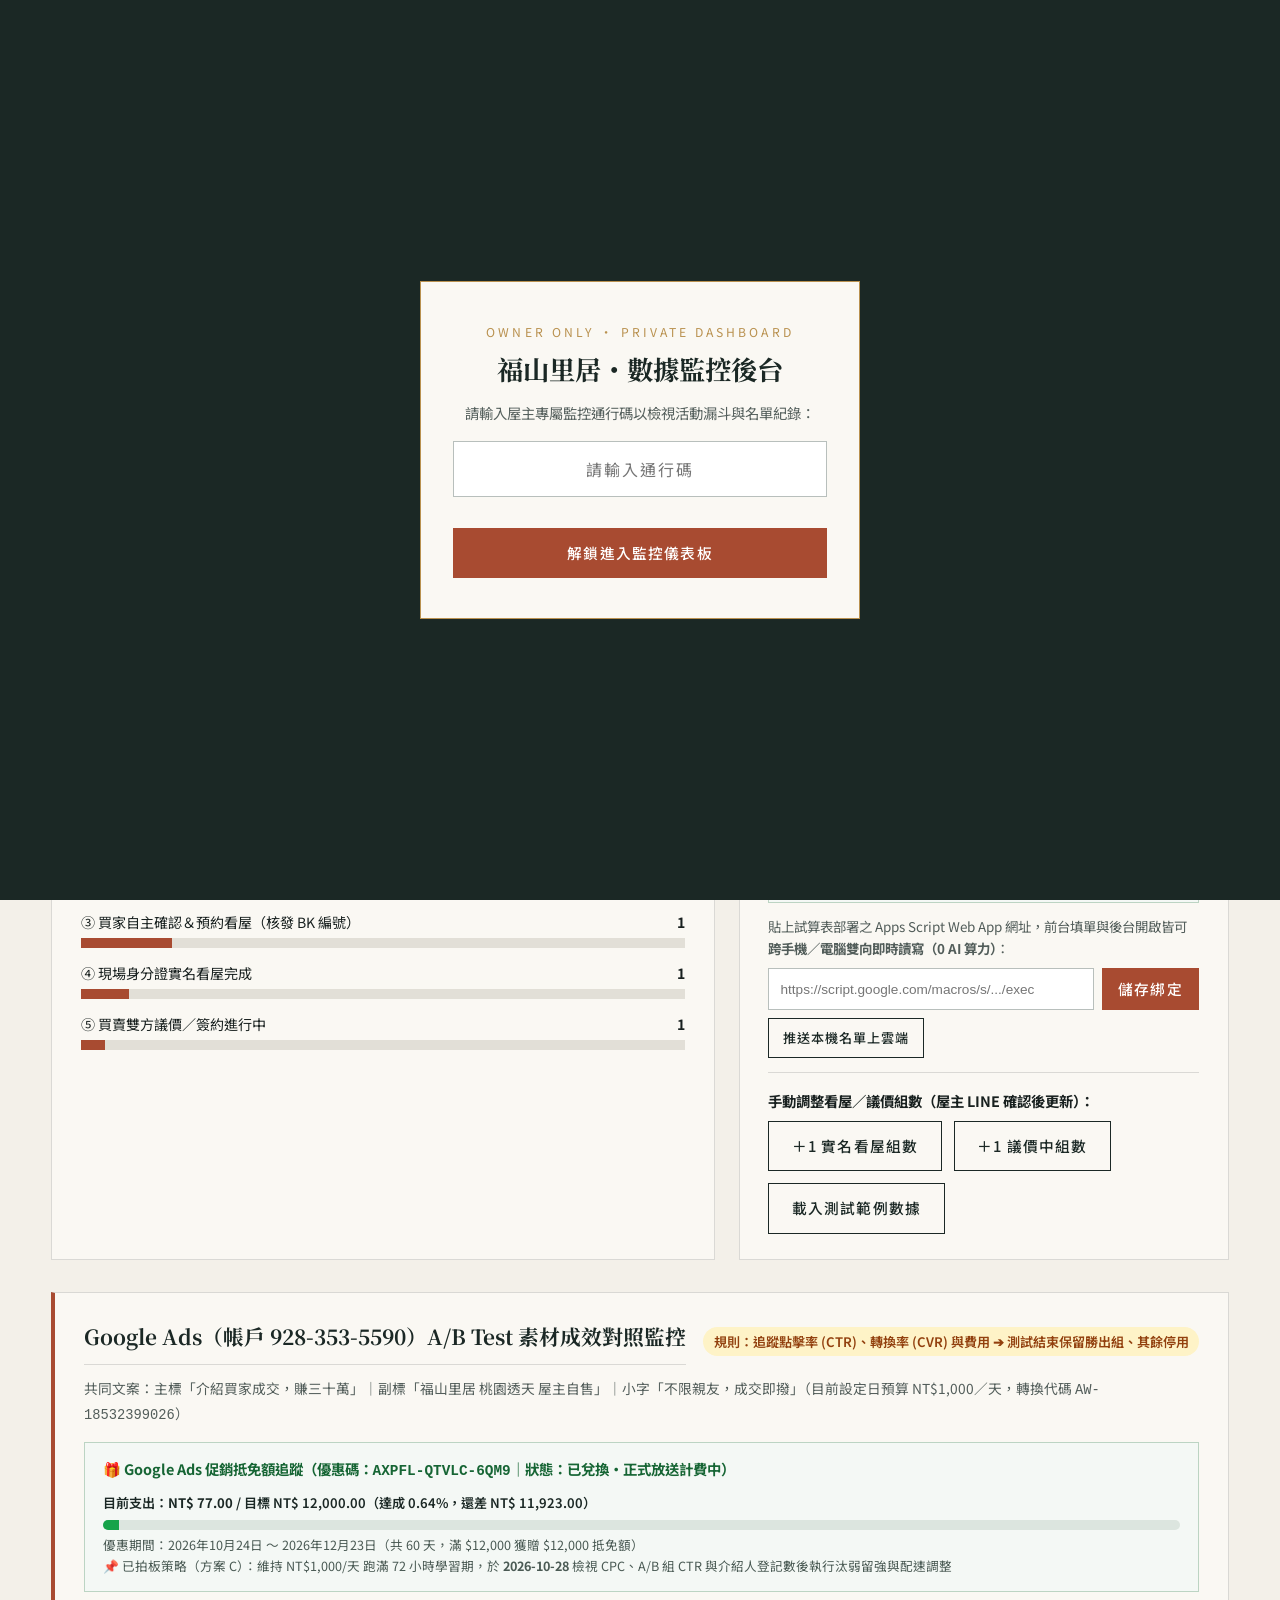
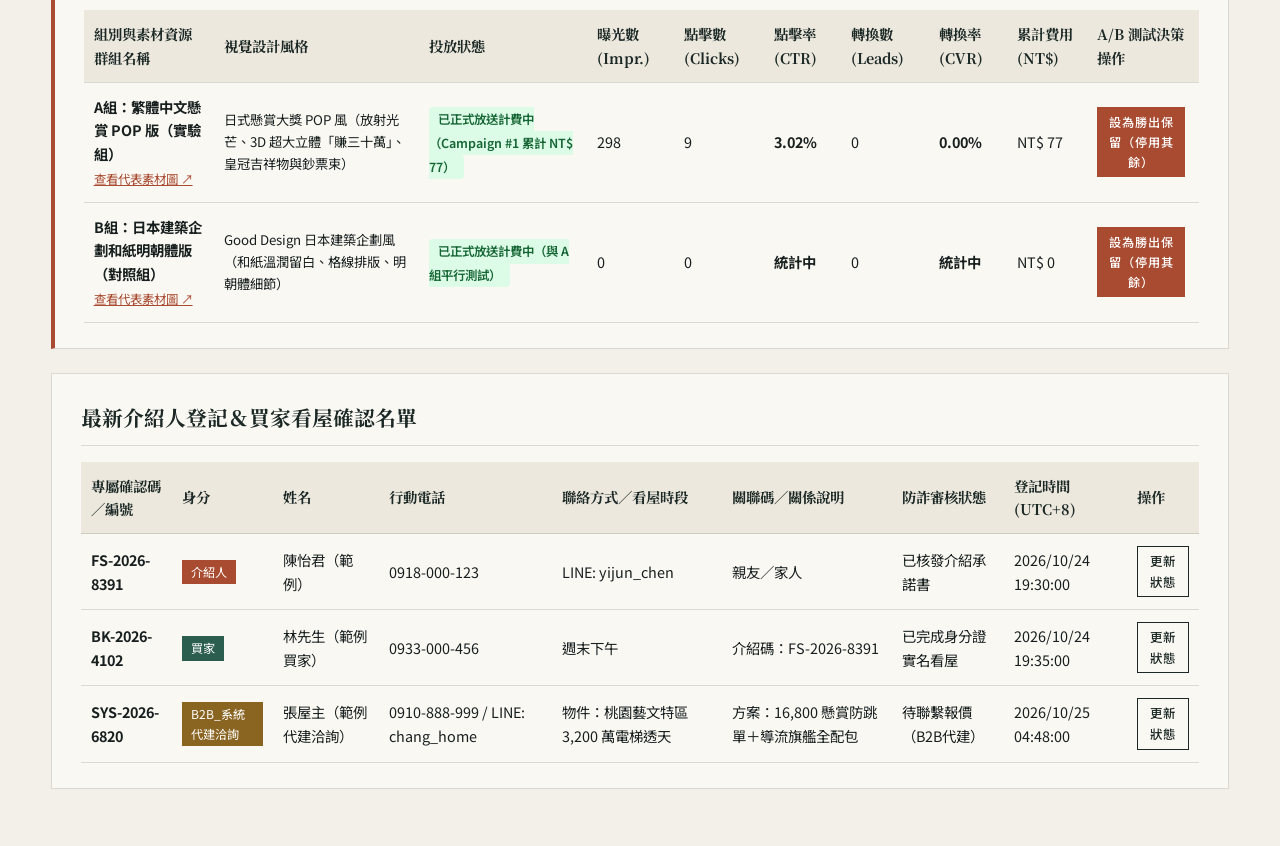
<file: bonus/dashboard.html>
<!doctype html>
<html lang="zh-Hant">
<head>
  <!-- Google tag (gtag.js) -->
  <script async src="https://www.googletagmanager.com/gtag/js?id=AW-18532399026"></script>
  <script async src="https://www.googletagmanager.com/gtag/js?id=AW-18326742150"></script>
  <script>
    window.dataLayer = window.dataLayer || [];
    function gtag(){dataLayer.push(arguments);}
    gtag('js', new Date());
    gtag('config', 'AW-18532399026');
    gtag('config', 'AW-18326742150');
    gtag('event', 'page_view');
    function gtag_report_conversion(url) {
      var callback = function () {
        if (typeof(url) != 'undefined') {
          window.location = url;
        }
      };
      gtag('event', 'conversion', {
        'send_to': 'AW-18326742150/KFbKCLuOopAdEIbJ76JE',
        'value': 1.0,
        'currency': 'TWD',
        'event_callback': callback
      });
      gtag('event', 'generate_lead', {
        'send_to': 'AW-18532399026',
        'value': 1.0,
        'currency': 'TWD'
      });
      return false;
    }
    document.addEventListener('DOMContentLoaded', function() {
      document.addEventListener('click', function(e) {
        var a = e.target && e.target.closest ? e.target.closest('a,button') : null;
        if (!a) return;
        var href = (a.getAttribute('href') || '').toLowerCase();
        var trackAttr = a.getAttribute('data-track') || '';
        if (href.indexOf('line.me') !== -1 || href.indexOf('wa.me') !== -1 || href.indexOf('m.me') !== -1 || href.indexOf('mailto:') !== -1 || href.indexOf('#register-section') !== -1 || href.indexOf('#lead-form') !== -1 || a.hasAttribute('data-whatsapp-link') || trackAttr) {
          gtag('event', 'conversion', {
            'send_to': 'AW-18326742150/KFbKCLuOopAdEIbJ76JE',
            'value': 1.0,
            'currency': 'TWD'
          });
          gtag('event', 'generate_lead', {
            'send_to': 'AW-18532399026',
            'value': 1.0,
            'currency': 'TWD'
          });
        }
      }, true);
    });
  </script>
  <meta charset="utf-8">
  <meta name="viewport" content="width=device-width, initial-scale=1">
  <meta name="robots" content="noindex, nofollow">
  <title>福山里居｜屋主專屬數據監控儀表板（30萬介紹獎金企劃）</title>
  <link rel="preconnect" href="https://fonts.googleapis.com">
  <link rel="preconnect" href="https://fonts.gstatic.com" crossorigin>
  <link href="https://fonts.googleapis.com/css2?family=Noto+Sans+TC:wght@300;400;500;600&family=Noto+Serif+TC:wght@500;600;700&display=swap" rel="stylesheet">
  <style>
    :root {
      --ink: #18201f;
      --deep: #1b2825;
      --paper: #f3f0e9;
      --washi: #faf8f3;
      --terracotta: #a84b31;
      --gold: #b9914f;
      --line: rgba(24, 32, 31, 0.14);
      --serif: "Noto Serif TC", serif;
      --sans: "Noto Sans TC", sans-serif;
    }
    * { box-sizing: border-box; }
    body {
      margin: 0;
      background: var(--paper);
      color: var(--ink);
      font-family: var(--sans);
      line-height: 1.65;
    }
    /* Password Lock Screen */
    .lock-screen {
      position: fixed;
      inset: 0;
      z-index: 100;
      background: var(--deep);
      color: #fff;
      display: flex;
      align-items: center;
      justify-content: center;
      padding: 1.5rem;
    }
    .lock-screen.hidden { display: none; }
    .lock-card {
      max-width: 440px;
      width: 100%;
      background: var(--washi);
      color: var(--ink);
      border: 1px solid var(--gold);
      padding: 2.5rem 2rem;
      text-align: center;
    }
    .lock-card h1 {
      font-family: var(--serif);
      font-size: 1.65rem;
      margin: 0.4rem 0 0.6rem;
      color: var(--deep);
    }
    .lock-card input {
      width: 100%;
      padding: 0.85rem 1rem;
      border: 1px solid #b8bfbc;
      font: inherit;
      font-size: 1rem;
      margin: 1rem 0 0.75rem;
      text-align: center;
      letter-spacing: 0.12em;
    }
    .btn {
      display: inline-flex;
      align-items: center;
      justify-content: center;
      background: var(--terracotta);
      color: #fff;
      border: 1px solid var(--terracotta);
      padding: 0.75rem 1.4rem;
      font: inherit;
      font-size: 0.92rem;
      font-weight: 500;
      letter-spacing: 0.08em;
      cursor: pointer;
      text-decoration: none;
    }
    .btn.secondary {
      background: transparent;
      color: var(--deep);
      border-color: var(--deep);
    }
    .lock-err { color: var(--terracotta); font-size: 0.86rem; min-height: 1.4em; }

    /* Dashboard Header */
    .topbar {
      background: var(--deep);
      color: #fff;
      padding: 1.1rem clamp(1.25rem, 5vw, 4rem);
      display: flex;
      flex-wrap: wrap;
      align-items: center;
      justify-content: space-between;
      gap: 1rem;
      border-bottom: 1px solid rgba(255,255,255,0.15);
    }
    .topbar-title {
      font-family: var(--serif);
      font-size: 1.2rem;
      letter-spacing: 0.12em;
    }
    .container {
      max-width: 1280px;
      margin: 0 auto;
      padding: 2.2rem clamp(1.25rem, 4vw, 3.5rem) 4rem;
    }

    /* 7 Key KPI Cards */
    .kpi-grid {
      display: grid;
      grid-template-columns: repeat(4, 1fr);
      gap: 1rem;
      margin-bottom: 2rem;
    }
    .kpi-card {
      background: var(--washi);
      border: 1px solid var(--line);
      padding: 1.35rem 1.4rem;
      position: relative;
    }
    .kpi-card.highlight {
      border-top: 3px solid var(--terracotta);
    }
    .kpi-label {
      font-size: 0.78rem;
      letter-spacing: 0.14em;
      color: #636e6b;
      display: block;
      margin-bottom: 0.35rem;
    }
    .kpi-val {
      font-family: var(--serif);
      font-size: 2.2rem;
      font-weight: 700;
      color: var(--deep);
      line-height: 1.15;
      font-variant-numeric: tabular-nums;
    }
    .kpi-sub {
      font-size: 0.82rem;
      color: #54605c;
      margin-top: 0.45rem;
    }

    /* Panels */
    .panel-grid {
      display: grid;
      grid-template-columns: 1.15fr 0.85fr;
      gap: 1.5rem;
      margin-bottom: 2rem;
    }
    .panel {
      background: var(--washi);
      border: 1px solid var(--line);
      padding: 1.6rem 1.8rem;
    }
    .panel h2 {
      font-family: var(--serif);
      font-size: 1.3rem;
      margin: 0 0 1rem;
      padding-bottom: 0.65rem;
      border-bottom: 1px solid var(--line);
      color: var(--deep);
    }
    .funnel-row {
      margin-bottom: 0.85rem;
    }
    .funnel-head {
      display: flex;
      justify-content: space-between;
      font-size: 0.88rem;
      margin-bottom: 0.25rem;
    }
    .funnel-bar-bg {
      height: 10px;
      background: #e2dfd7;
      overflow: hidden;
    }
    .funnel-bar-fill {
      height: 100%;
      background: var(--terracotta);
    }

    /* Lead Management Table */
    table {
      width: 100%;
      border-collapse: collapse;
      font-size: 0.9rem;
    }
    th, td {
      border-bottom: 1px solid var(--line);
      padding: 0.75rem 0.6rem;
      text-align: left;
    }
    th {
      font-family: var(--serif);
      color: var(--deep);
      background: #ece8de;
    }
    .badge {
      display: inline-block;
      padding: 0.15rem 0.55rem;
      font-size: 0.76rem;
      background: var(--deep);
      color: #fff;
    }
    .badge.intro { background: var(--terracotta); }
    .badge.buyer { background: #2c5e4f; }
    .badge.b2b { background: #8a6421; color: #fff; }

    .autosync-bar {
      background: #13211e;
      color: #e6efe9;
      padding: 0.65rem clamp(1.25rem, 5vw, 4rem);
      display: flex;
      flex-wrap: wrap;
      align-items: center;
      justify-content: space-between;
      gap: 0.75rem;
      border-bottom: 1px solid rgba(185, 145, 79, 0.35);
      font-size: 0.84rem;
    }
    .autosync-status {
      display: flex;
      flex-wrap: wrap;
      align-items: center;
      gap: 0.85rem;
    }
    .autosync-pill {
      display: inline-flex;
      align-items: center;
      gap: 0.35rem;
      background: rgba(22, 163, 74, 0.18);
      border: 1px solid rgba(74, 222, 128, 0.45);
      color: #bbf7d0;
      padding: 0.22rem 0.7rem;
      border-radius: 999px;
      font-weight: 600;
      font-size: 0.8rem;
    }
    .autosync-actions {
      display: flex;
      flex-wrap: wrap;
      align-items: center;
      gap: 0.5rem;
    }
    .btn-xs {
      padding: 0.36rem 0.8rem;
      font-size: 0.8rem;
      border-radius: 3px;
    }

    @media (max-width: 920px) {
      .kpi-grid, .panel-grid { grid-template-columns: 1fr 1fr; }
    }
    @media (max-width: 600px) {
      .kpi-grid, .panel-grid { grid-template-columns: 1fr; }
    }
  </style>
</head>
<body>

  <!-- Password Gate -->
  <div class="lock-screen" id="lockScreen">
    <div class="lock-card">
      <div style="font-size:0.76rem;letter-spacing:0.25em;color:var(--gold);">OWNER ONLY · PRIVATE DASHBOARD</div>
      <h1>福山里居・數據監控後台</h1>
      <p style="font-size:0.9rem;color:#55605d;margin:0;">請輸入屋主專屬監控通行碼以檢視活動漏斗與名單紀錄：</p>
      <form id="unlockForm">
        <input type="password" id="passInput" placeholder="請輸入通行碼" required autocomplete="off">
        <div class="lock-err" id="lockErr"></div>
        <button type="submit" class="btn" style="width:100%;">解鎖進入監控儀表板</button>
      </form>
    </div>
  </div>

  <!-- Main Dashboard -->
  <header class="topbar">
    <div class="topbar-title">福山里居｜「媽媽留下的家・30萬獎金」屋主數據監控中心</div>
    <div style="display:flex;gap:0.65rem;flex-wrap:wrap;">
      <a class="btn secondary" style="color:#fff;border-color:rgba(255,255,255,0.4);" href="./" target="_blank">開啟公開活動頁 ↗</a>
      <button class="btn" type="button" onclick="toggleCountdownMode()" id="toggleModeBtn">切換倒數模式</button>
      <button class="btn secondary" style="color:#fff;border-color:rgba(255,255,255,0.4);" type="button" onclick="exportCSV()">匯出名單 CSV</button>
    </div>
  </header>

  <!-- Zero-AI 60s Auto-Sync & Google Sheets Status Bar -->
  <div class="autosync-bar" id="autoSyncBar" role="status" aria-live="polite">
    <div class="autosync-status">
      <span class="autosync-pill" id="autoSyncBadgeText">🟢 零算力自動同步開啟（每 60 秒刷新｜下次同步：60s）</span>
      <span id="lastSyncTimeText" style="color:#cbd5d1;">最後同步時間：2026/10/25 13:48:00 (UTC+8)</span>
      <span style="color:#b9914f;font-size:0.78rem;">★ Linux Cron 每 30 分鐘底層巡檢 ＋ Google 試算表跨裝置中樞（0 AI 算力消耗）</span>
    </div>
    <div class="autosync-actions">
      <button class="btn btn-xs" type="button" id="manualSyncBtn" onclick="if(window.triggerManualSync)triggerManualSync()">⚡ 立即同步</button>
      <a class="btn secondary btn-xs" style="color:#fff;border-color:rgba(185,145,79,0.75);background:rgba(185,145,79,0.16);" data-sheet-link href="https://docs.google.com/spreadsheets/d/1BEWWI-Py5HGtCo6EUB5b4rQNv-uKKkQ4XStBt3i9Cno/edit?usp=drivesdk" target="_blank" rel="noopener">📊 開啟雲端試算表 ↗</a>
    </div>
  </div>

  <main class="container">
    <!-- KPI Row -->
    <div class="kpi-grid">
      <div class="kpi-card highlight">
        <span class="kpi-label">01 · 60天限時倒數狀態</span>
        <div class="kpi-val" id="kpiCountdown">60 天</div>
        <div class="kpi-sub" id="kpiCountdownMode">狀態：正式倒數計時中（可一鍵切換預覽靜止）</div>
      </div>
      <div class="kpi-card">
        <span class="kpi-label">02 · 活動頁總瀏覽數 (PV)</span>
        <div class="kpi-val" id="kpiViews">0</div>
        <div class="kpi-sub" id="kpiTopSource">主要來源：直接造訪 / 社群導流</div>
      </div>
      <div class="kpi-card highlight">
        <span class="kpi-label">03 · 已登記介紹人數</span>
        <div class="kpi-val" id="kpiIntroducers">0</div>
        <div class="kpi-sub">皆已勾選非房仲聲明並核發確認碼</div>
      </div>
      <div class="kpi-card highlight">
        <span class="kpi-label">04 · 已確認買家數</span>
        <div class="kpi-val" id="kpiBuyers">0</div>
        <div class="kpi-sub">含介紹人配對確認與自薦買家</div>
      </div>
      <div class="kpi-card">
        <span class="kpi-label">05 · 已預約／實名看屋組數</span>
        <div class="kpi-val" id="kpiViewings">0</div>
        <div class="kpi-sub">現場核對身分證正本並簽認紀錄</div>
      </div>
      <div class="kpi-card">
        <span class="kpi-label">06 · 洽談議價中組數</span>
        <div class="kpi-val" id="kpiDeals">0</div>
        <div class="kpi-sub">完成看屋進入出價協商階段</div>
      </div>
      <div class="kpi-card highlight">
        <span class="kpi-label">07 · 廣告預算進度 (Google Ads)</span>
        <div class="kpi-val" id="kpiAdsSpendVal">NT$ 77 <small style="font-size:0.45em;font-weight:400;">/ 12,000 滿額贈門檻</small></div>
        <div id="kpiAdsProgressWrap" style="margin:0.45rem 0 0.35rem;height:8px;background:#e2dfd7;border-radius:999px;overflow:hidden;" title="目前進度：$77.00 / $12,000.00（0.64%，還差 $11,923.00）">
          <div id="kpiAdsProgressBar" style="width:1.8%;min-width:6px;height:100%;background:#16a34a;"></div>
        </div>
        <div class="kpi-sub">優惠碼 AXPFL-QTVLC-6QM9 放送中（12/23 前滿 $12,000 送 $12,000 抵免額）</div>
      </div>
      <div class="kpi-card highlight" style="border-color:var(--gold);">
        <span class="kpi-label">08 · B2B 系統代建洽詢數 (SYS)</span>
        <div class="kpi-val" id="kpiB2BLeads">0</div>
        <div class="kpi-sub">頁尾與 /turnkey/ 自售系統代建（9,800 輕量包／16,800 旗艦包）</div>
      </div>
    </div>

    <!-- Funnel & Channel Breakdown -->
    <div class="panel-grid">
      <section class="panel">
        <h2>轉換漏斗監控（瀏覽 ➔ 介紹登記 ➔ 買家確認 ➔ 實名看屋 ➔ 議價）</h2>
        <div class="funnel-row">
          <div class="funnel-head"><span>① 活動頁瀏覽 (Page Views)</span><strong id="fnViews">0</strong></div>
          <div class="funnel-bar-bg"><div class="funnel-bar-fill" style="width:100%"></div></div>
        </div>
        <div class="funnel-row">
          <div class="funnel-head"><span>② 介紹人線上登記（核發 FS 確認碼）</span><strong id="fnIntro">0</strong></div>
          <div class="funnel-bar-bg"><div class="funnel-bar-fill" id="barIntro" style="width:25%"></div></div>
        </div>
        <div class="funnel-row">
          <div class="funnel-head"><span>③ 買家自主確認＆預約看屋（核發 BK 編號）</span><strong id="fnBuyer">0</strong></div>
          <div class="funnel-bar-bg"><div class="funnel-bar-fill" id="barBuyer" style="width:15%"></div></div>
        </div>
        <div class="funnel-row">
          <div class="funnel-head"><span>④ 現場身分證實名看屋完成</span><strong id="fnViewing">0</strong></div>
          <div class="funnel-bar-bg"><div class="funnel-bar-fill" id="barViewing" style="width:8%"></div></div>
        </div>
        <div class="funnel-row">
          <div class="funnel-head"><span>⑤ 買賣雙方議價／簽約進行中</span><strong id="fnDeal">0</strong></div>
          <div class="funnel-bar-bg"><div class="funnel-bar-fill" id="barDeal" style="width:4%"></div></div>
        </div>
      </section>

      <section class="panel">
        <h2>Google 試算表跨裝置中樞＆即時同步設定</h2>
        <div style="background:#f4f8f5;border:1px solid #bcd4c3;padding:0.65rem 0.85rem;margin-bottom:0.75rem;font-size:0.82rem;color:#1e3a2f;">
          <div><strong>✓ 已綁定雲端試算表中樞：</strong><code>1BEWWI-Py5HGtCo6EUB5b4rQNv-uKKkQ4XStBt3i9Cno</code></div>
          <div style="margin-top:0.3rem;display:flex;gap:0.6rem;flex-wrap:wrap;">
            <a data-sheet-link href="https://docs.google.com/spreadsheets/d/1BEWWI-Py5HGtCo6EUB5b4rQNv-uKKkQ4XStBt3i9Cno/edit?usp=drivesdk" target="_blank" rel="noopener" style="color:var(--terracotta);font-weight:600;">📊 開啟主試算表（含 3 工作表）↗</a>
            <a href="https://docs.google.com/spreadsheets/d/1Nmemo1B7Ip0niNOK1zN5V7feoAkEjpF7FVOlxBEvr-M/edit?usp=drivesdk" target="_blank" rel="noopener" style="color:#2c5e4f;font-weight:600;">📁 備援試算表 (jsweb.j05) ↗</a>
            <a href="assets/google_apps_script_webhook.gs" target="_blank" style="color:#525d5a;">📄 查看免算力 Apps Script 範本 ↗</a>
          </div>
        </div>
        <p style="font-size:0.84rem;color:#525d5a;margin:0 0 0.55rem;">
          貼上試算表部署之 Apps Script Web App 網址，前台填單與後台開啟皆可<strong>跨手機／電腦雙向即時讀寫（0 AI 算力）</strong>：
        </p>
        <div style="display:flex;gap:0.5rem;margin-bottom:0.9rem;flex-wrap:wrap;">
          <input id="webhookInput" style="flex:1;min-width:200px;padding:0.5rem 0.7rem;border:1px solid #b8bfbc;font-size:0.85rem;" placeholder="https://script.google.com/macros/s/.../exec">
          <button class="btn" type="button" onclick="saveWebhook()" style="padding:0.5rem 0.95rem;">儲存綁定</button>
          <button class="btn secondary" type="button" onclick="if(window.pushLocalLeadsToSheetWebhook)pushLocalLeadsToSheetWebhook()" style="padding:0.5rem 0.85rem;font-size:0.82rem;">推送本機名單上雲端</button>
        </div>
        <div style="border-top:1px solid var(--line);padding-top:1rem;">
          <strong style="font-size:0.9rem;display:block;margin-bottom:0.5rem;">手動調整看屋／議價組數（屋主 LINE 確認後更新）：</strong>
          <div style="display:flex;gap:0.75rem;flex-wrap:wrap;">
            <button class="btn secondary" type="button" onclick="adjustMetric('viewings', 1)">＋1 實名看屋組數</button>
            <button class="btn secondary" type="button" onclick="adjustMetric('deals', 1)">＋1 議價中組數</button>
            <button class="btn secondary" type="button" onclick="loadSampleData()">載入測試範例數據</button>
          </div>
        </div>
      </section>
    </div>

    <!-- Google Ads A/B Test Monitoring Panel -->
    <section class="panel" style="margin-bottom: 1.5rem; border-left: 4px solid var(--terracotta);">
      <div style="display:flex;justify-content:space-between;align-items:center;flex-wrap:wrap;gap:0.75rem;margin-bottom:0.75rem;">
        <h2 style="margin:0;">Google Ads（帳戶 928-353-5590）A/B Test 素材成效對照監控</h2>
        <span style="font-size:0.82rem;background:#fef3c7;color:#92400e;padding:0.25rem 0.65rem;border-radius:999px;font-weight:600;">
          規則：追蹤點擊率 (CTR)、轉換率 (CVR) 與費用 ➔ 測試結束保留勝出組、其餘停用
        </span>
      </div>
      <p style="font-size:0.86rem;color:#525d5a;margin:0 0 0.85rem;">
        共同文案：主標「介紹買家成交，賺三十萬」｜副標「福山里居 桃園透天 屋主自售」｜小字「不限親友，成交即撥」（目前設定日預算 NT$1,000／天，轉換代碼 <code>AW-18532399026</code>）
      </p>
      <div style="background:#f4f8f5;border:1px solid #bcd4c3;padding:0.9rem 1.1rem;margin-bottom:1.1rem;">
        <div style="display:flex;justify-content:space-between;align-items:center;flex-wrap:wrap;gap:0.5rem;margin-bottom:0.4rem;">
          <strong style="font-size:0.9rem;color:#166534;">🎁 Google Ads 促銷抵免額追蹤（優惠碼：<code>AXPFL-QTVLC-6QM9</code>｜狀態：已兌換・正式放送計費中）</strong>
          <span id="adsPromoBannerText" style="font-size:0.82rem;color:#1b2825;font-weight:600;">目前支出：<strong>NT$ 77.00</strong> / 目標 NT$ 12,000.00（達成 0.64%，還差 NT$ 11,923.00）</span>
        </div>
        <div style="height:10px;background:#dce5df;border-radius:999px;overflow:hidden;margin-bottom:0.35rem;">
          <div style="width:1.5%;min-width:8px;height:100%;background:#16a34a;"></div>
        </div>
        <div style="display:flex;justify-content:space-between;flex-wrap:wrap;font-size:0.79rem;color:#4a5a54;">
          <span>優惠期間：2026年10月24日 ～ 2026年12月23日（共 60 天，滿 $12,000 獲贈 $12,000 抵免額）</span>
          <span>📌 已拍板策略（方案 C）：維持 NT$1,000/天 跑滿 72 小時學習期，於 <strong>2026-10-28</strong> 檢視 CPC、A/B 組 CTR 與介紹人登記數後執行汰弱留強與配速調整</span>
        </div>
      </div>
      <div style="overflow-x:auto;">
        <table>
          <thead>
            <tr>
              <th>組別與素材資源群組名稱</th>
              <th>視覺設計風格</th>
              <th>投放狀態</th>
              <th>曝光數 (Impr.)</th>
              <th>點擊數 (Clicks)</th>
              <th>點擊率 (CTR)</th>
              <th>轉換數 (Leads)</th>
              <th>轉換率 (CVR)</th>
              <th>累計費用 (NT$)</th>
              <th>A/B 測試決策操作</th>
            </tr>
          </thead>
          <tbody id="abTestTableBody"></tbody>
        </table>
      </div>
    </section>

    <!-- Leads Table -->
    <section class="panel">
      <h2>最新介紹人登記＆買家看屋確認名單</h2>
      <div style="overflow-x:auto;">
        <table>
          <thead>
            <tr>
              <th>專屬確認碼／編號</th>
              <th>身分</th>
              <th>姓名</th>
              <th>行動電話</th>
              <th>聯絡方式／看屋時段</th>
              <th>關聯碼／關係說明</th>
              <th>防詐審核狀態</th>
              <th>登記時間 (UTC+8)</th>
              <th>操作</th>
            </tr>
          </thead>
          <tbody id="leadsTableBody">
            <tr><td colspan="9" style="text-align:center;color:#68736f;padding:2rem;">目前尚無登記資料（可點上方「載入測試範例數據」或至公開活動頁實際填表測試）</td></tr>
          </tbody>
        </table>
      </div>
    </section>
  </main>

  <script>
    // Passcode Verification (SHA-256 hashed so plaintext never appears in source)
    const PASSCODE_SHA256 = '674d3ffc2536b4a23c70f988129e1cebe92b33afb9d729c01c029b5a11301c7b';
    const lockScreen = document.getElementById('lockScreen');
    if (sessionStorage.getItem('fushan_dash_unlocked') === '1' || new URLSearchParams(window.location.search).get('token') === PASSCODE_SHA256.slice(0, 16)) {
      sessionStorage.setItem('fushan_dash_unlocked', '1');
      lockScreen.classList.add('hidden');
    }
    async function sha256Hex(str) {
      const buf = await crypto.subtle.digest('SHA-256', new TextEncoder().encode(str));
      return Array.from(new Uint8Array(buf)).map(b => b.toString(16).padStart(2, '0')).join('');
    }
    document.getElementById('unlockForm').addEventListener('submit', async function(e) {
      e.preventDefault();
      const val = document.getElementById('passInput').value.trim();
      const hash = await sha256Hex(val);
      if (hash === PASSCODE_SHA256) {
        sessionStorage.setItem('fushan_dash_unlocked', '1');
        lockScreen.classList.add('hidden');
        renderDashboard();
        renderABTest();
        if (window.FushanAutoSync) window.FushanAutoSync.syncNow(true);
      } else {
        document.getElementById('lockErr').textContent = '通行碼不正確，請重新輸入。';
      }
    });

    function renderDashboard() {
      const stats = JSON.parse(localStorage.getItem('fushan_bonus_stats') || '{"views":0,"sources":{},"viewings":0,"deals":0}');
      const leads = JSON.parse(localStorage.getItem('fushan_bonus_leads') || '[]');
      const config = JSON.parse(localStorage.getItem('fushan_bonus_config') || '{"mode":"active","startTs":1792836000000}');

      const intros = leads.filter(l => l.type === 'introducer');
      const buyers = leads.filter(l => l.type === 'buyer');
      const b2bLeads = leads.filter(l => l.type === 'B2B_系統代建洽詢');
      const views = stats.views || 0;
      const viewings = stats.viewings || 0;
      const deals = stats.deals || 0;

      document.getElementById('kpiViews').textContent = views;
      document.getElementById('kpiIntroducers').textContent = intros.length;
      document.getElementById('kpiBuyers').textContent = buyers.length;
      document.getElementById('kpiViewings').textContent = viewings;
      document.getElementById('kpiDeals').textContent = deals;
      const b2bEl = document.getElementById('kpiB2BLeads');
      if (b2bEl) b2bEl.textContent = b2bLeads.length;

      document.getElementById('fnViews').textContent = views;
      document.getElementById('fnIntro').textContent = intros.length;
      document.getElementById('fnBuyer').textContent = buyers.length;
      document.getElementById('fnViewing').textContent = viewings;
      document.getElementById('fnDeal').textContent = deals;

      document.getElementById('kpiCountdownMode').textContent =
        config.mode === 'preview' ? '狀態：預覽靜止模式（固定顯示 60 天）' : '狀態：60 天正式倒數跳秒中';

      document.getElementById('webhookInput').value = localStorage.getItem('fushan_sheets_webhook') || '';

      const tbody = document.getElementById('leadsTableBody');
      if (leads.length === 0) {
        tbody.innerHTML = '<tr><td colspan="9" style="text-align:center;color:#68736f;padding:2rem;">目前尚無登記資料（可至公開活動頁填表測試，或點擊「載入測試範例數據」預覽）</td></tr>';
        return;
      }
      tbody.innerHTML = leads.map((l, idx) => {
        const isB2B = l.type === 'B2B_系統代建洽詢';
        const isIntro = l.type === 'introducer';
        const badgeCls = isB2B ? 'b2b' : (isIntro ? 'intro' : 'buyer');
        const badgeText = isB2B ? 'B2B_系統代建洽詢' : (isIntro ? '介紹人' : '買家');
        const col5 = isB2B ? (l.contact || l.propertyInfo || '') : (isIntro ? (l.contact || '') : (l.viewingTime || ''));
        const col6 = isB2B ? (l.relation || l.plan || '') : (isIntro ? (l.relation || '') : ('介紹碼：' + (l.refCode || '無')));
        return `
        <tr>
          <td><strong>${l.id}</strong></td>
          <td><span class="badge ${badgeCls}">${badgeText}</span></td>
          <td>${l.name || ''}</td>
          <td>${l.phone || ''}</td>
          <td>${col5}</td>
          <td>${col6}</td>
          <td>${l.status || '待核對'}</td>
          <td>${l.createdAt || ''}</td>
          <td><button class="btn secondary" style="padding:0.25rem 0.6rem;font-size:0.78rem;" onclick="cycleStatus(${idx})">更新狀態</button></td>
        </tr>
      `;
      }).join('');
    }

    function cycleStatus(idx) {
      const states = ['待買家配對確認', '已核發介紹承諾書', '已完成身分證實名看屋', '議價洽談中', '已排除（既有買家／重複）'];
      const leads = JSON.parse(localStorage.getItem('fushan_bonus_leads') || '[]');
      if (!leads[idx]) return;
      const cur = states.indexOf(leads[idx].status);
      leads[idx].status = states[(cur + 1) % states.length];
      localStorage.setItem('fushan_bonus_leads', JSON.stringify(leads));
      renderDashboard();
      renderABTest();
    }

    function adjustMetric(key, delta) {
      const stats = JSON.parse(localStorage.getItem('fushan_bonus_stats') || '{"views":0,"sources":{},"viewings":0,"deals":0}');
      stats[key] = Math.max(0, (stats[key] || 0) + delta);
      localStorage.setItem('fushan_bonus_stats', JSON.stringify(stats));
      renderDashboard();
      renderABTest();
    }

    function toggleCountdownMode() {
      const config = JSON.parse(localStorage.getItem('fushan_bonus_config') || '{"mode":"active","startTs":1792836000000}');
      config.mode = config.mode === 'preview' ? 'active' : 'preview';
      config.startTs = Date.now();
      localStorage.setItem('fushan_bonus_config', JSON.stringify(config));
      renderDashboard();
      renderABTest();
    }

    function saveWebhook() {
      const url = document.getElementById('webhookInput').value.trim();
      localStorage.setItem('fushan_sheets_webhook', url);
      alert('已儲存 Google 試算表同步網址！');
    }

    function loadSampleData() {
      const sampleLeads = [
        {
          id: 'FS-2026-8391',
          type: 'introducer',
          name: '陳怡君（範例）',
          phone: '0918-000-123',
          contact: 'LINE: yijun_chen',
          relation: '親友／家人',
          status: '已核發介紹承諾書',
          createdAt: '2026/10/24 19:30:00'
        },
        {
          id: 'BK-2026-4102',
          type: 'buyer',
          name: '林先生（範例買家）',
          phone: '0933-000-456',
          viewingTime: '週末下午',
          refCode: 'FS-2026-8391',
          status: '已完成身分證實名看屋',
          createdAt: '2026/10/24 19:35:00'
        },
        {
          id: 'SYS-2026-6820',
          type: 'B2B_系統代建洽詢',
          name: '張屋主（範例代建洽詢）',
          phone: '0910-888-999 / LINE: chang_home',
          contact: '物件：桃園藝文特區 3,200 萬電梯透天',
          relation: '方案：16,800 懸賞防跳單＋導流旗艦全配包',
          status: '待聯繫報價（B2B代建）',
          createdAt: '2026/10/25 04:48:00'
        }
      ];
      localStorage.setItem('fushan_bonus_leads', JSON.stringify(sampleLeads));
      const stats = JSON.parse(localStorage.getItem('fushan_bonus_stats') || '{"views":0,"sources":{}}');
      stats.views = Math.max(stats.views || 0, 128);
      stats.viewings = 1;
      stats.deals = 1;
      localStorage.setItem('fushan_bonus_stats', JSON.stringify(stats));
      renderDashboard();
      renderABTest();
    }

    function exportCSV() {
      const leads = JSON.parse(localStorage.getItem('fushan_bonus_leads') || '[]');
      const header = ['確認碼/編號,身分,姓名,電話,聯絡方式/時段,關係/介紹碼,狀態,登記時間'];
      const rows = leads.map(l =>
        [l.id, l.type, l.name, l.phone, l.contact || l.viewingTime, l.relation || l.refCode, l.status, l.createdAt]
          .map(v => `"${String(v || '').replace(/"/g, '""')}"`).join(',')
      );
      const blob = new Blob(['\uFEFF' + header.concat(rows).join('\n')], { type: 'text/csv;charset=utf-8;' });
      const a = document.createElement('a');
      a.href = URL.createObjectURL(blob);
      a.download = 'fushan-bonus-leads.csv';
      a.click();
    }

    const defaultAB = [
      {
        id: 'group_a',
        name: 'A組：繁體中文懸賞 POP 版（實驗組）',
        style: '日式懸賞大獎 POP 風（放射光芒、3D 超大立體「賺三十萬」、皇冠吉祥物與鈔票束）',
        status: '已正式放送計費中（Campaign #1 累計 NT$ 77）',
        impressions: 298,
        clicks: 9,
        conversions: 0,
        cost: 77,
        previewUrl: 'assets/google-ads/pmax-landscape-1200x628.jpg'
      },
      {
        id: 'group_b',
        name: 'B組：日本建築企劃和紙明朝體版（對照組）',
        style: 'Good Design 日本建築企劃風（和紙溫潤留白、格線排版、明朝體細節）',
        status: '已正式放送計費中（與 A 組平行測試）',
        impressions: 0,
        clicks: 0,
        conversions: 0,
        cost: 0,
        previewUrl: 'assets/google-ads-editorial/editorial-landscape-1200x628.jpg'
      }
    ];

    function renderABTest() {
      const abData = JSON.parse(localStorage.getItem('fushan_ab_test_v2') || JSON.stringify(defaultAB));
      const tbody = document.getElementById('abTestTableBody');
      if (!tbody) return;
      tbody.innerHTML = abData.map((row, i) => {
        const ctr = row.impressions > 0 ? ((row.clicks / row.impressions) * 100).toFixed(2) + '%' : '統計中';
        const cvr = row.clicks > 0 ? ((row.conversions / row.clicks) * 100).toFixed(2) + '%' : '統計中';
        const isPaused = row.status.includes('已停用');
        const isWinner = row.status.includes('勝出保留');
        const badgeBg = isWinner ? '#dcfce7' : (isPaused ? '#f3f4f6' : '#dcfce7');
        const badgeColor = isWinner ? '#166534' : (isPaused ? '#6b7280' : '#166534');
        return `
          <tr style="${isPaused ? 'opacity:0.58;' : ''}">
            <td><strong>${row.name}</strong><br><a href="${row.previewUrl}" target="_blank" style="font-size:0.78rem;color:var(--terracotta);">查看代表素材圖 ↗</a></td>
            <td style="font-size:0.83rem;">${row.style}</td>
            <td><span style="background:${badgeBg};color:${badgeColor};padding:0.2rem 0.55rem;border-radius:4px;font-size:0.78rem;font-weight:600;">${row.status}</span></td>
            <td>${row.impressions.toLocaleString()}</td>
            <td>${row.clicks.toLocaleString()}</td>
            <td><strong>${ctr}</strong></td>
            <td>${row.conversions}</td>
            <td><strong>${cvr}</strong></td>
            <td>NT$ ${row.cost.toLocaleString()}</td>
            <td>
              <button class="btn" style="padding:0.25rem 0.55rem;font-size:0.76rem;margin-right:0.25rem;" onclick="markABWinner(${i})">設為勝出保留（停用其餘）</button>
            </td>
          </tr>
        `;
      }).join('');
    }

    function markABWinner(winIdx) {
      const abData = JSON.parse(localStorage.getItem('fushan_ab_test_v2') || JSON.stringify(defaultAB));
      abData.forEach((r, idx) => {
        r.status = idx === winIdx ? '★ 勝出保留持續投放' : '已停用（A/B 測試淘汰）';
      });
      localStorage.setItem('fushan_ab_test_v2', JSON.stringify(abData));
      renderABTest();
    }

    renderDashboard();
    renderABTest();
  </script>
  <script src="assets/dashboard-autosync.js" defer></script>
</body>
</html>
</file>
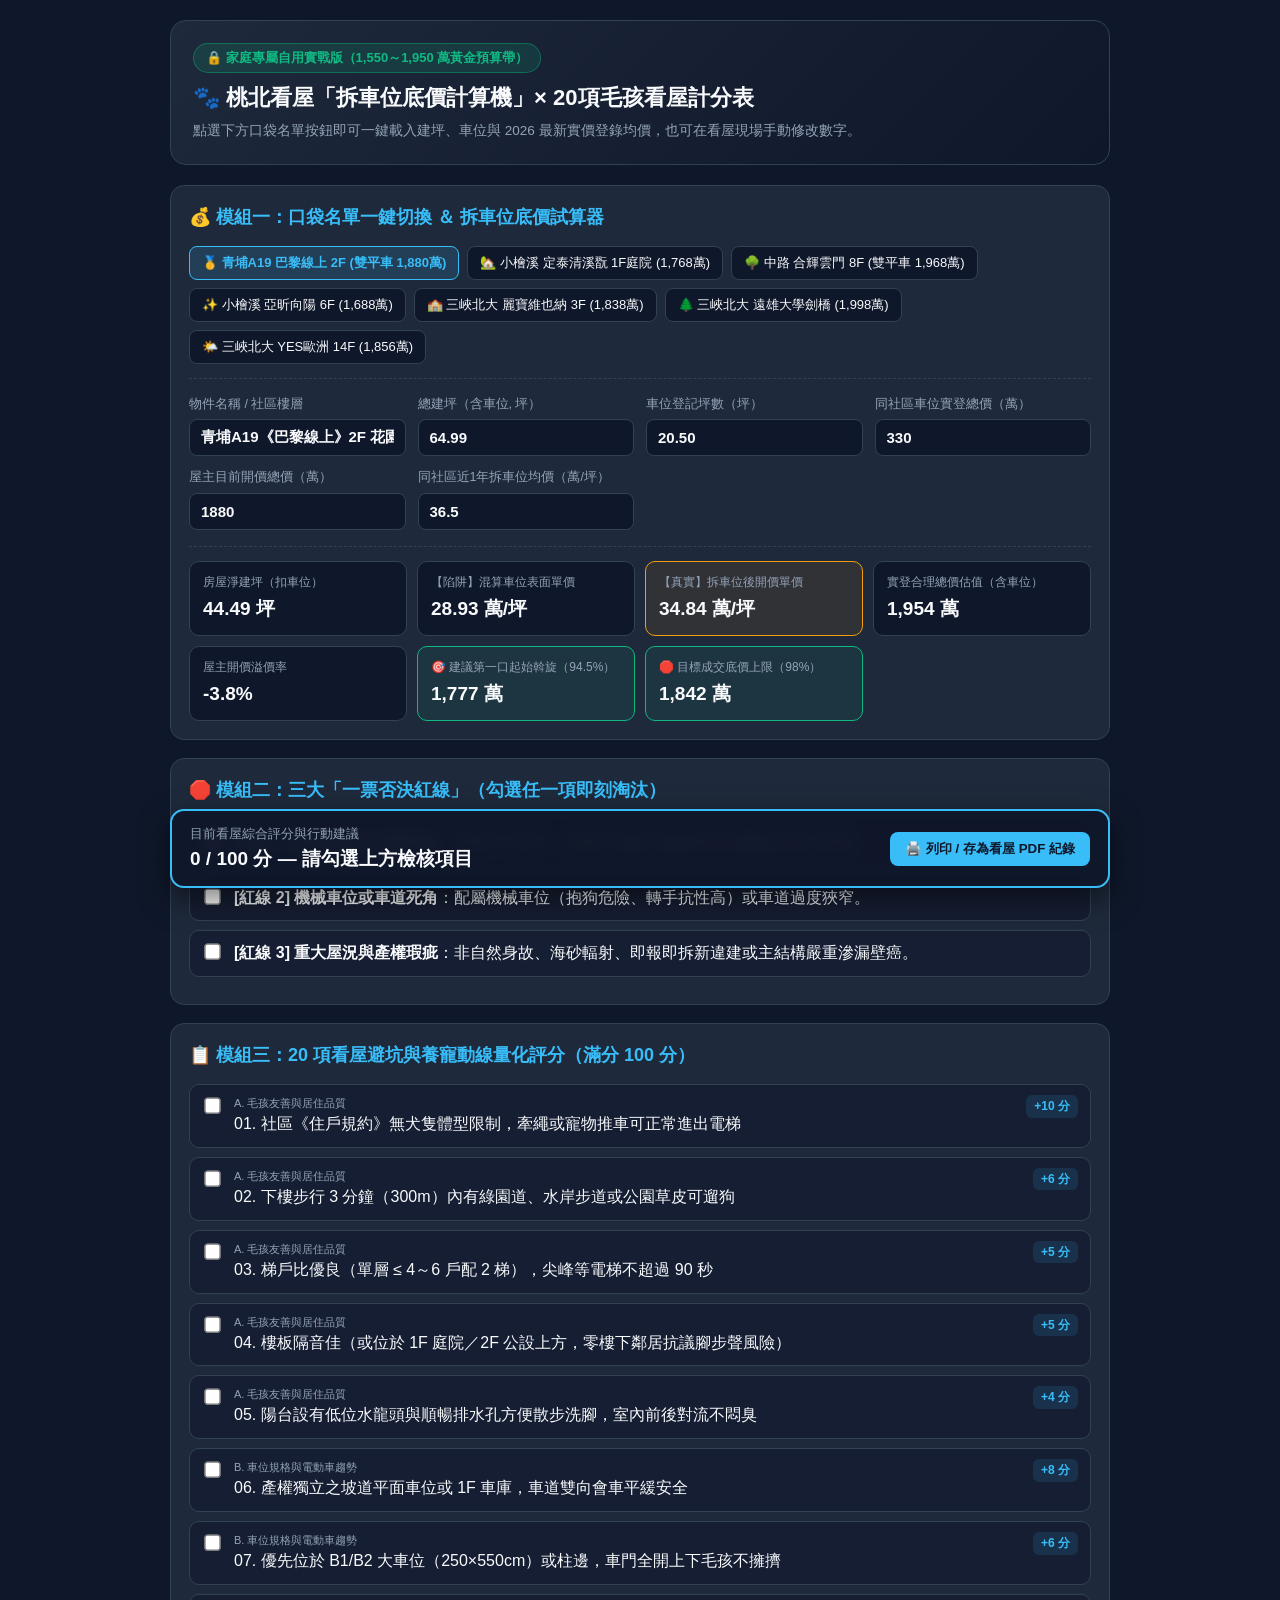
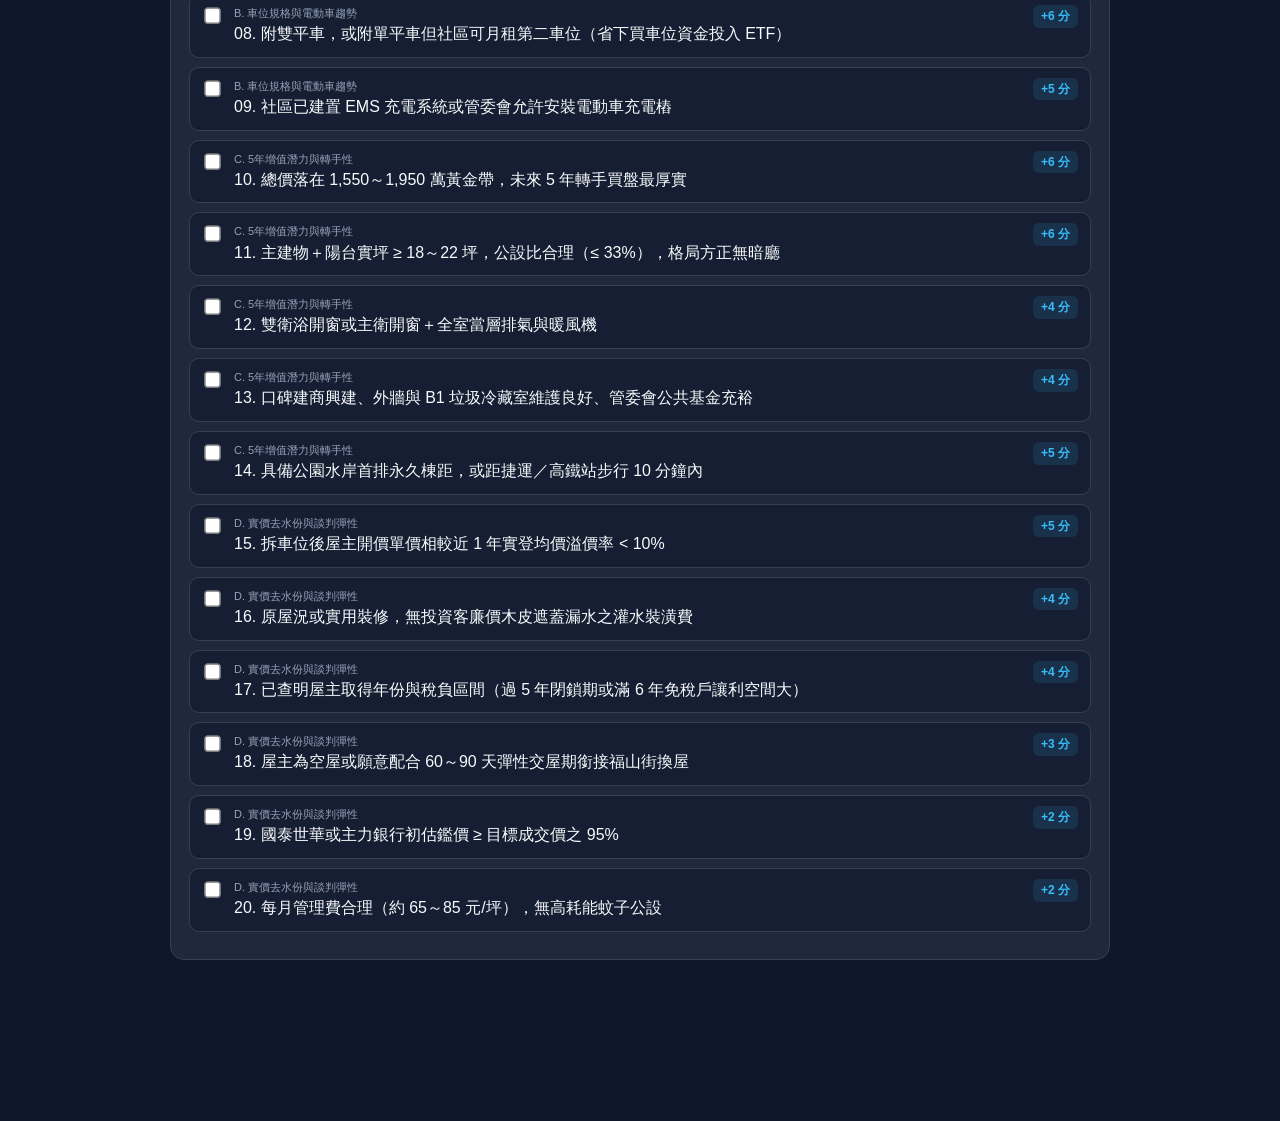
<file: hub/checklist_self_use.html>
<!DOCTYPE html>
<html lang="zh-Hant-TW">
<head>
  <meta charset="UTF-8" />
  <meta name="viewport" content="width=device-width, initial-scale=1.0" />
  <title>專屬自用版：桃北看屋拆車位底價計算機 × 20項避坑計分表</title>
  <style>
    :root {
      --bg: #0f172a;
      --card: #1e293b;
      --border: #334155;
      --text: #f8fafc;
      --muted: #94a3b8;
      --accent: #38bdf8;
      --green: #10b981;
      --amber: #f59e0b;
      --red: #ef4444;
    }
    * { box-sizing: border-box; }
    body {
      margin: 0;
      padding: 20px 14px 64px;
      font-family: -apple-system, BlinkMacSystemFont, "Segoe UI", "PingFang TC", "Microsoft JhengHei", sans-serif;
      background: var(--bg);
      color: var(--text);
      line-height: 1.55;
    }
    .container { max-width: 940px; margin: 0 auto; }
    header {
      background: linear-gradient(135deg, #1e293b 0%, #0f172a 100%);
      border: 1px solid var(--border);
      border-radius: 16px;
      padding: 22px;
      margin-bottom: 20px;
    }
    .badge {
      display: inline-block;
      background: rgba(16, 185, 129, 0.15);
      color: var(--green);
      border: 1px solid rgba(16, 185, 129, 0.4);
      padding: 4px 12px;
      border-radius: 999px;
      font-size: 13px;
      font-weight: 700;
      margin-bottom: 8px;
    }
    h1 { margin: 0 0 6px; font-size: 22px; }
    h2 { margin: 0 0 14px; font-size: 18px; color: var(--accent); }
    p.sub { margin: 0; color: var(--muted); font-size: 13.5px; }
    .card {
      background: var(--card);
      border: 1px solid var(--border);
      border-radius: 14px;
      padding: 18px;
      margin-bottom: 18px;
    }
    .preset-bar {
      display: flex;
      flex-wrap: wrap;
      gap: 8px;
      margin-bottom: 16px;
      padding-bottom: 14px;
      border-bottom: 1px dashed var(--border);
    }
    .preset-btn {
      background: #0f172a;
      color: var(--text);
      border: 1px solid var(--border);
      padding: 7px 12px;
      border-radius: 8px;
      font-size: 13px;
      cursor: pointer;
      transition: all 0.15s;
    }
    .preset-btn:hover, .preset-btn.active {
      border-color: var(--accent);
      background: rgba(56, 189, 248, 0.15);
      color: var(--accent);
      font-weight: 600;
    }
    .grid {
      display: grid;
      grid-template-columns: repeat(auto-fit, minmax(185px, 1fr));
      gap: 12px;
    }
    label.field { display: block; font-size: 12.5px; color: var(--muted); }
    label.field input {
      width: 100%;
      margin-top: 5px;
      padding: 9px 11px;
      border-radius: 8px;
      border: 1px solid var(--border);
      background: #0f172a;
      color: var(--text);
      font-size: 15px;
      font-weight: 600;
    }
    .results-grid {
      display: grid;
      grid-template-columns: repeat(auto-fit, minmax(175px, 1fr));
      gap: 10px;
      margin-top: 16px;
      padding-top: 14px;
      border-top: 1px dashed var(--border);
    }
    .stat {
      background: #0f172a;
      border: 1px solid var(--border);
      border-radius: 10px;
      padding: 11px 13px;
    }
    .stat .k { font-size: 12px; color: var(--muted); }
    .stat .v { font-size: 19px; font-weight: 700; margin-top: 3px; }
    .stat.highlight { border-color: var(--green); background: rgba(16, 185, 129, 0.08); }
    .stat.warn { border-color: var(--amber); background: rgba(245, 158, 11, 0.08); }
    .veto-item, .check-item {
      display: flex;
      align-items: flex-start;
      gap: 12px;
      padding: 10px 12px;
      border-radius: 10px;
      background: rgba(15, 23, 42, 0.55);
      border: 1px solid var(--border);
      margin-bottom: 9px;
      cursor: pointer;
    }
    .veto-item input, .check-item input {
      margin-top: 4px;
      transform: scale(1.25);
      cursor: pointer;
    }
    .pts {
      margin-left: auto;
      white-space: nowrap;
      font-size: 12px;
      font-weight: 700;
      color: var(--accent);
      background: rgba(56, 189, 248, 0.12);
      padding: 2px 8px;
      border-radius: 6px;
    }
    .score-bar {
      position: sticky;
      bottom: 12px;
      background: rgba(15, 23, 42, 0.95);
      backdrop-filter: blur(8px);
      border: 2px solid var(--accent);
      border-radius: 14px;
      padding: 13px 18px;
      display: flex;
      flex-wrap: wrap;
      justify-content: space-between;
      align-items: center;
      gap: 12px;
      box-shadow: 0 12px 30px rgba(0, 0, 0, 0.5);
    }
    .btn {
      background: var(--accent);
      color: #0f172a;
      border: none;
      padding: 8px 15px;
      border-radius: 8px;
      font-weight: 700;
      cursor: pointer;
    }
  </style>
</head>
<body>
  <div class="container">
    <header>
      <span class="badge">🔒 家庭專屬自用實戰版（1,550～1,950 萬黃金預算帶）</span>
      <h1>🐾 桃北看屋「拆車位底價計算機」× 20項毛孩看屋計分表</h1>
      <p class="sub">點選下方口袋名單按鈕即可一鍵載入建坪、車位與 2026 最新實價登錄均價，也可在看屋現場手動修改數字。</p>
    </header>

    <div class="card">
      <h2>💰 模組一：口袋名單一鍵切換 ＆ 拆車位底價試算器</h2>
      <div class="preset-bar">
        <button class="preset-btn active" onclick="loadPreset('paris', this)">🥇 青埔A19 巴黎線上 2F (雙平車 1,880萬)</button>
        <button class="preset-btn" onclick="loadPreset('dingtai', this)">🏡 小檜溪 定泰清溪翫 1F庭院 (1,768萬)</button>
        <button class="preset-btn" onclick="loadPreset('hehui', this)">🌳 中路 合輝雲門 8F (雙平車 1,968萬)</button>
        <button class="preset-btn" onclick="loadPreset('yashang', this)">✨ 小檜溪 亞昕向陽 6F (1,688萬)</button>
        <button class="preset-btn" onclick="loadPreset('libao', this)">🏫 三峽北大 麗寶維也納 3F (1,838萬)</button>
        <button class="preset-btn" onclick="loadPreset('cambridge', this)">🌲 三峽北大 遠雄大學劍橋 (1,998萬)</button>
        <button class="preset-btn" onclick="loadPreset('yes', this)">🌤️ 三峽北大 YES歐洲 14F (1,856萬)</button>
      </div>

      <div class="grid">
        <label class="field">物件名稱 / 社區樓層
          <input type="text" id="propName" value="青埔A19《巴黎線上》2F 花園三房雙平車" />
        </label>
        <label class="field">總建坪（含車位, 坪）
          <input type="number" step="0.01" id="totalPing" value="64.99" oninput="calcPrice()" />
        </label>
        <label class="field">車位登記坪數（坪）
          <input type="number" step="0.01" id="carPing" value="20.50" oninput="calcPrice()" />
        </label>
        <label class="field">同社區車位實登總價（萬）
          <input type="number" step="1" id="carPrice" value="330" oninput="calcPrice()" />
        </label>
        <label class="field">屋主目前開價總價（萬）
          <input type="number" step="1" id="askTotal" value="1880" oninput="calcPrice()" />
        </label>
        <label class="field">同社區近1年拆車位均價（萬/坪）
          <input type="number" step="0.1" id="mktUnit" value="36.5" oninput="calcPrice()" />
        </label>
      </div>

      <div class="results-grid">
        <div class="stat">
          <div class="k">房屋淨建坪（扣車位）</div>
          <div class="v" id="netPingOut">44.49 坪</div>
        </div>
        <div class="stat">
          <div class="k">【陷阱】混算車位表面單價</div>
          <div class="v" id="blendedUnitOut">28.93 萬/坪</div>
        </div>
        <div class="stat warn">
          <div class="k">【真實】拆車位後開價單價</div>
          <div class="v" id="realAskUnitOut">34.84 萬/坪</div>
        </div>
        <div class="stat">
          <div class="k">實登合理總價估值（含車位）</div>
          <div class="v" id="fairTotalOut">1,954 萬</div>
        </div>
        <div class="stat">
          <div class="k">屋主開價溢價率</div>
          <div class="v" id="premiumOut">-3.8%</div>
        </div>
        <div class="stat highlight">
          <div class="k">🎯 建議第一口起始斡旋（94.5%）</div>
          <div class="v" id="anchorOfferOut">1,777 萬</div>
        </div>
        <div class="stat highlight">
          <div class="k">🛑 目標成交底價上限（98%）</div>
          <div class="v" id="maxOfferOut">1,842 萬</div>
        </div>
      </div>
    </div>

    <div class="card">
      <h2>🛑 模組二：三大「一票否決紅線」（勾選任一項即刻淘汰）</h2>
      <label class="veto-item"><input type="checkbox" class="veto" onchange="calcScore()" /> <div><strong>[紅線 1] 社區規約不友善毛孩</strong>：禁養中大型犬，或進出電梯大廳強制全程關籠且禁止推車。</div></label>
      <label class="veto-item"><input type="checkbox" class="veto" onchange="calcScore()" /> <div><strong>[紅線 2] 機械車位或車道死角</strong>：配屬機械車位（抱狗危險、轉手抗性高）或車道過度狹窄。</div></label>
      <label class="veto-item"><input type="checkbox" class="veto" onchange="calcScore()" /> <div><strong>[紅線 3] 重大屋況與產權瑕疵</strong>：非自然身故、海砂輻射、即報即拆新違建或主結構嚴重滲漏壁癌。</div></label>
    </div>

    <div class="card">
      <h2>📋 模組三：20 項看屋避坑與養寵動線量化評分（滿分 100 分）</h2>
      <div id="checklistContainer"></div>
    </div>

    <div class="score-bar">
      <div>
        <div style="font-size:13px;color:var(--muted);">目前看屋綜合評分與行動建議</div>
        <div id="scoreText" style="font-size:19px;font-weight:800;">0 / 100 分 — 請勾選上方檢核項目</div>
      </div>
      <button class="btn" onclick="window.print()">🖨️ 列印 / 存為看屋 PDF 紀錄</button>
    </div>
  </div>

  <script>
    const presets = {
      paris: { name: "青埔A19《巴黎線上》2F 花園三房雙平車", totalPing: 64.99, carPing: 20.50, carPrice: 330, askTotal: 1880, mktUnit: 36.5 },
      dingtai: { name: "小檜溪《定泰清溪翫》1F 8坪庭院三房平車", totalPing: 41.63, carPing: 13.59, carPrice: 220, askTotal: 1768, mktUnit: 49.0 },
      hehui: { name: "中路《合輝雲門》8F 精裝三房雙平車", totalPing: 49.01, carPing: 16.43, carPrice: 365, askTotal: 1968, mktUnit: 42.5 },
      yashang: { name: "小檜溪《亞昕向陽》6F 雙衛開窗大兩房平車", totalPing: 41.34, carPing: 12.55, carPrice: 195, askTotal: 1688, mktUnit: 52.5 },
      libao: { name: "三峽北大《麗寶維也納花園》3F 三房平車", totalPing: 44.51, carPing: 9.89, carPrice: 155, askTotal: 1838, mktUnit: 47.0 },
      cambridge: { name: "三峽北大《遠雄大學劍橋》57.11坪大三房平車", totalPing: 57.11, carPing: 12.80, carPrice: 150, askTotal: 1998, mktUnit: 39.8 },
      yes: { name: "三峽北大《YES歐洲》14F 次頂樓三房平車", totalPing: 42.12, carPing: 8.60, carPrice: 165, askTotal: 1856, mktUnit: 47.0 }
    };

    function loadPreset(key, btn) {
      document.querySelectorAll(".preset-btn").forEach(b => b.classList.remove("active"));
      if (btn) btn.classList.add("active");
      const p = presets[key];
      document.getElementById("propName").value = p.name;
      document.getElementById("totalPing").value = p.totalPing;
      document.getElementById("carPing").value = p.carPing;
      document.getElementById("carPrice").value = p.carPrice;
      document.getElementById("askTotal").value = p.askTotal;
      document.getElementById("mktUnit").value = p.mktUnit;
      calcPrice();
    }

    const items = [
      { id: 1, cat: "A. 毛孩友善與居住品質", text: "01. 社區《住戶規約》無犬隻體型限制，牽繩或寵物推車可正常進出電梯", pts: 10 },
      { id: 2, cat: "A. 毛孩友善與居住品質", text: "02. 下樓步行 3 分鐘（300m）內有綠園道、水岸步道或公園草皮可遛狗", pts: 6 },
      { id: 3, cat: "A. 毛孩友善與居住品質", text: "03. 梯戶比優良（單層 ≤ 4～6 戶配 2 梯），尖峰等電梯不超過 90 秒", pts: 5 },
      { id: 4, cat: "A. 毛孩友善與居住品質", text: "04. 樓板隔音佳（或位於 1F 庭院／2F 公設上方，零樓下鄰居抗議腳步聲風險）", pts: 5 },
      { id: 5, cat: "A. 毛孩友善與居住品質", text: "05. 陽台設有低位水龍頭與順暢排水孔方便散步洗腳，室內前後對流不悶臭", pts: 4 },
      { id: 6, cat: "B. 車位規格與電動車趨勢", text: "06. 產權獨立之坡道平面車位或 1F 車庫，車道雙向會車平緩安全", pts: 8 },
      { id: 7, cat: "B. 車位規格與電動車趨勢", text: "07. 優先位於 B1/B2 大車位（250×550cm）或柱邊，車門全開上下毛孩不擁擠", pts: 6 },
      { id: 8, cat: "B. 車位規格與電動車趨勢", text: "08. 附雙平車，或附單平車但社區可月租第二車位（省下買車位資金投入 ETF）", pts: 6 },
      { id: 9, cat: "B. 車位規格與電動車趨勢", text: "09. 社區已建置 EMS 充電系統或管委會允許安裝電動車充電樁", pts: 5 },
      { id: 10, cat: "C. 5年增值潛力與轉手性", text: "10. 總價落在 1,550～1,950 萬黃金帶，未來 5 年轉手買盤最厚實", pts: 6 },
      { id: 11, cat: "C. 5年增值潛力與轉手性", text: "11. 主建物＋陽台實坪 ≥ 18～22 坪，公設比合理（≤ 33%），格局方正無暗廳", pts: 6 },
      { id: 12, cat: "C. 5年增值潛力與轉手性", text: "12. 雙衛浴開窗或主衛開窗＋全室當層排氣與暖風機", pts: 4 },
      { id: 13, cat: "C. 5年增值潛力與轉手性", text: "13. 口碑建商興建、外牆與 B1 垃圾冷藏室維護良好、管委會公共基金充裕", pts: 4 },
      { id: 14, cat: "C. 5年增值潛力與轉手性", text: "14. 具備公園水岸首排永久棟距，或距捷運／高鐵站步行 10 分鐘內", pts: 5 },
      { id: 15, cat: "D. 實價去水份與談判彈性", text: "15. 拆車位後屋主開價單價相較近 1 年實登均價溢價率 < 10%", pts: 5 },
      { id: 16, cat: "D. 實價去水份與談判彈性", text: "16. 原屋況或實用裝修，無投資客廉價木皮遮蓋漏水之灌水裝潢費", pts: 4 },
      { id: 17, cat: "D. 實價去水份與談判彈性", text: "17. 已查明屋主取得年份與稅負區間（過 5 年閉鎖期或滿 6 年免稅戶讓利空間大）", pts: 4 },
      { id: 18, cat: "D. 實價去水份與談判彈性", text: "18. 屋主為空屋或願意配合 60～90 天彈性交屋期銜接福山街換屋", pts: 3 },
      { id: 19, cat: "D. 實價去水份與談判彈性", text: "19. 國泰世華或主力銀行初估鑑價 ≥ 目標成交價之 95%", pts: 2 },
      { id: 20, cat: "D. 實價去水份與談判彈性", text: "20. 每月管理費合理（約 65～85 元/坪），無高耗能蚊子公設", pts: 2 }
    ];

    const container = document.getElementById("checklistContainer");
    items.forEach(it => {
      const lbl = document.createElement("label");
      lbl.className = "check-item";
      lbl.innerHTML = `<input type="checkbox" class="chk" data-pts="${it.pts}" onchange="calcScore()" />
        <div><div style="font-size:11px;color:var(--muted);">${it.cat}</div><div>${it.text}</div></div>
        <span class="pts">+${it.pts} 分</span>`;
      container.appendChild(lbl);
    });

    function calcPrice() {
      const totalPing = parseFloat(document.getElementById("totalPing").value) || 0;
      const carPing = parseFloat(document.getElementById("carPing").value) || 0;
      const carPrice = parseFloat(document.getElementById("carPrice").value) || 0;
      const askTotal = parseFloat(document.getElementById("askTotal").value) || 0;
      const mktUnit = parseFloat(document.getElementById("mktUnit").value) || 0;

      const netPing = Math.max(0.01, totalPing - carPing);
      const blendedUnit = totalPing > 0 ? askTotal / totalPing : 0;
      const realAskUnit = (askTotal - carPrice) / netPing;
      const fairTotal = Math.round(netPing * mktUnit + carPrice);
      const premium = fairTotal > 0 ? ((askTotal - fairTotal) / fairTotal) * 100 : 0;
      const anchorBase = Math.min(askTotal, fairTotal);
      const anchorOffer = Math.round(anchorBase * 0.945);
      const maxOffer = Math.round(anchorBase * 0.98);

      document.getElementById("netPingOut").textContent = netPing.toFixed(2) + " 坪";
      document.getElementById("blendedUnitOut").textContent = blendedUnit.toFixed(2) + " 萬/坪";
      document.getElementById("realAskUnitOut").textContent = realAskUnit.toFixed(2) + " 萬/坪";
      document.getElementById("fairTotalOut").textContent = fairTotal.toLocaleString() + " 萬";
      document.getElementById("premiumOut").textContent = (premium >= 0 ? "+" : "") + premium.toFixed(1) + "%";
      document.getElementById("anchorOfferOut").textContent = anchorOffer.toLocaleString() + " 萬";
      document.getElementById("maxOfferOut").textContent = maxOffer.toLocaleString() + " 萬";
    }

    function calcScore() {
      const vetoes = Array.from(document.querySelectorAll(".veto")).some(v => v.checked);
      let sum = 0;
      document.querySelectorAll(".chk:checked").forEach(c => {
        sum += parseInt(c.getAttribute("data-pts"), 10);
      });
      const el = document.getElementById("scoreText");
      if (vetoes) {
        el.style.color = "var(--red)";
        el.textContent = `🛑 觸發一票否決紅線（目前得分 ${sum} 分）— 建議直接淘汰！`;
      } else if (sum >= 82) {
        el.style.color = "var(--green)";
        el.textContent = `🏆 ${sum} / 100 分（A 級首選標的）— 可排入 Top 3 送國泰世華初估鑑價！`;
      } else if (sum >= 70) {
        el.style.color = "var(--amber)";
        el.textContent = `⚖️ ${sum} / 100 分（B 級觀察標的）— 除非屋主讓利達實登 94% 以下，否則不急出手`;
      } else {
        el.style.color = "var(--text)";
        el.textContent = `${sum} / 100 分 — 請繼續勾選檢核項目（≥ 82 分列入首選）`;
      }
    }

    calcPrice();
  </script>
</body>
</html>
</file>
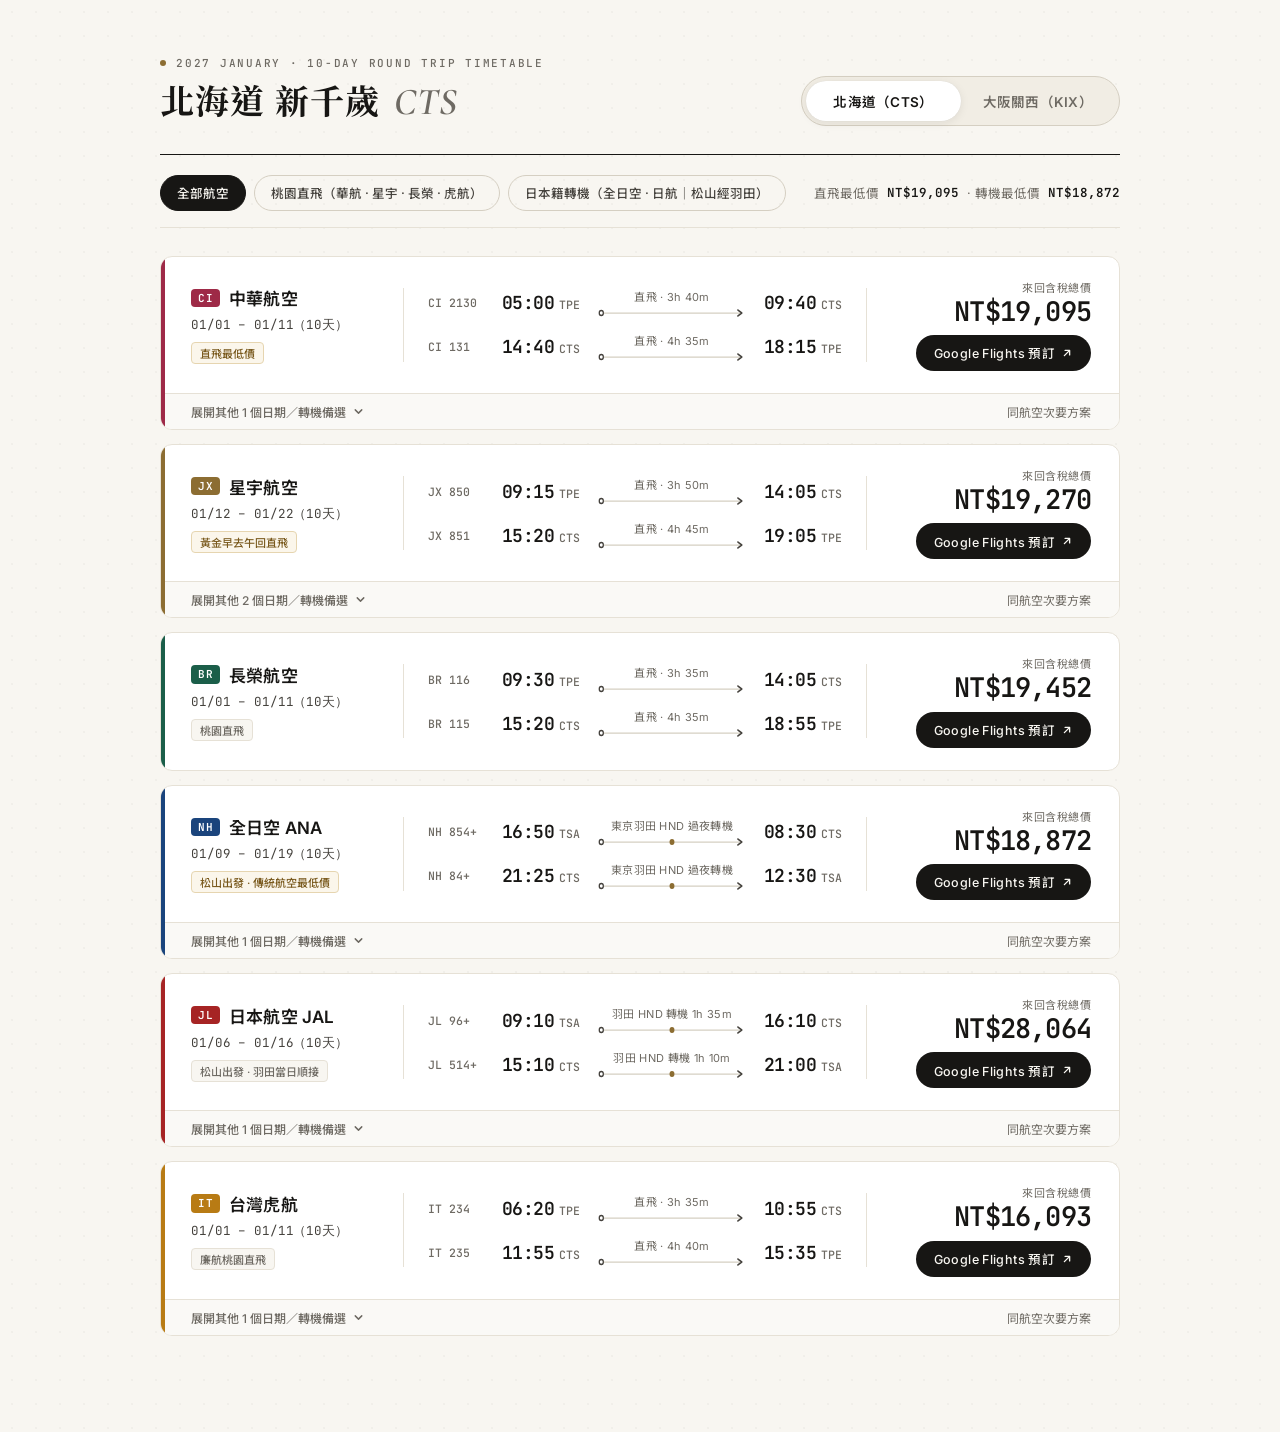
<file: hub/flight-dashboard-2027-01.html>
<!DOCTYPE html>
<html lang="zh-Hant">
<head>
  <meta charset="UTF-8" />
  <meta name="viewport" content="width=device-width, initial-scale=1.0" />
  <meta name="google" content="notranslate" />
  <title>2027 01｜日本機票極簡比價 — 北海道 & 大阪</title>
  <link rel="preconnect" href="https://fonts.googleapis.com" />
  <link rel="preconnect" href="https://fonts.gstatic.com" crossorigin />
  <link href="https://fonts.googleapis.com/css2?family=Cormorant+Garamond:ital,wght@0,600;0,700;1,600&family=Inter:wght@400;500;600;700&family=JetBrains+Mono:wght@400;500;600&family=Noto+Sans+TC:wght@400;500;600;700&family=Noto+Serif+TC:wght@600;700&display=swap" rel="stylesheet" />
  <style>
:root {
/* Washi Editorial Surface Tokens (Hoshino / Good Design Inspired) */
--bg-washi: #F8F6F1;
--bg-surface: #FFFFFF;
--bg-subtle: #F1EDE4;
--bg-elevated: #FAF9F6;

/* High-Contrast Ink Tokens (WCAG AAA/AA compliant) */
--ink-900: #171614;
--ink-700: #45423D;
--ink-500: #6E6A63;
--ink-400: #948F86;

/* Hairline Rules */
--rule-light: #E6E1D6;
--rule-medium: #D5CFC2;
--rule-strong: #171614;

/* Refined Japanese Traditional Colors (Nippon Colors) */
--c-ci: #9E2A47; /* 茜紅 Akane - China Airlines */
--c-jx: #8C6D32; /* 琥珀金 Kohaku - STARLUX */
--c-br: #1B5E49; /* 千歳緑 Chitose - EVA Air */
--c-nh: #1A447C; /* 瑠璃紺 Ruri - ANA */
--c-jl: #A62424; /* 朱紅 Shu - JAL */
--c-it: #B87B14; /* 山吹 Yamabuki - Tigerair */

/* Motion Curves */
--spring-snap: cubic-bezier(0.22, 1, 0.36, 1);
--spring-drawer: cubic-bezier(0.16, 1, 0.3, 1);
}

* {
box-sizing: border-box;
margin: 0;
padding: 0;
}

body {
background-color: var(--bg-washi);
color: var(--ink-900);
font-family: "Inter", "Noto Sans TC", -apple-system, BlinkMacSystemFont, sans-serif;
-webkit-font-smoothing: antialiased;
min-height: 100vh;
padding: 56px 32px 96px;
/* Subtle Washi paper grain texture */
background-image: radial-gradient(rgba(23, 22, 20, 0.03) 1px, transparent 0);
background-size: 24px 24px;
}

.shell {
max-width: 960px;
margin: 0 auto;
}

/* ─── Editorial Masthead ─── */
.masthead {
display: grid;
grid-template-columns: 1fr auto;
align-items: end;
gap: 24px;
padding-bottom: 28px;
border-bottom: 1.5px solid var(--ink-900);
margin-bottom: 20px;
}

.eyebrow {
font-family: "JetBrains Mono", monospace;
font-size: 11px;
font-weight: 500;
letter-spacing: 0.16em;
text-transform: uppercase;
color: var(--ink-500);
margin-bottom: 10px;
display: flex;
align-items: center;
gap: 10px;
}

.eyebrow-dot {
width: 6px;
height: 6px;
border-radius: 50%;
background: var(--c-jx);
display: inline-block;
}

.hero-title {
font-family: "Noto Serif TC", "Hiragino Mincho ProN", "Yu Mincho", serif;
font-size: 34px;
font-weight: 700;
letter-spacing: 0.03em;
line-height: 1.2;
color: var(--ink-900);
display: flex;
align-items: baseline;
gap: 14px;
}

.hero-code {
font-family: "Cormorant Garamond", Georgia, serif;
font-size: 38px;
font-weight: 600;
font-style: italic;
color: var(--ink-500);
letter-spacing: 0.02em;
}

/* ─── Sliding Pill Destination Switcher (oil-ui motion #2) ─── */
.seg-track {
position: relative;
display: inline-grid;
grid-template-columns: 1fr 1fr;
background: var(--bg-subtle);
padding: 4px;
border-radius: 999px;
border: 1px solid var(--rule-medium);
user-select: none;
}

.seg-thumb {
position: absolute;
top: 4px;
bottom: 4px;
left: 4px;
width: calc(50% - 4px);
background: var(--bg-surface);
border-radius: 999px;
box-shadow: 0 2px 10px rgba(23, 22, 20, 0.08), 0 0 1px rgba(23, 22, 20, 0.12);
transition: transform 280ms var(--spring-snap);
z-index: 1;
}

.seg-track[data-active="KIX"] .seg-thumb {
transform: translateX(100%);
}

.seg-btn {
position: relative;
z-index: 2;
appearance: none;
border: none;
background: transparent;
padding: 9px 22px;
font-family: inherit;
font-size: 13.5px;
font-weight: 600;
letter-spacing: 0.02em;
color: var(--ink-500);
cursor: pointer;
transition: color 200ms ease, transform 100ms ease;
min-height: 40px;
display: flex;
align-items: center;
justify-content: center;
gap: 6px;
}

.seg-btn:active {
transform: scale(0.97);
}

.seg-btn.active {
color: var(--ink-900);
}

.seg-btn:focus-visible {
outline: 2px solid var(--ink-900);
outline-offset: 2px;
border-radius: 999px;
}

/* ─── Filter Sub-Navigation Bar ─── */
.toolbar {
display: flex;
justify-content: space-between;
align-items: center;
flex-wrap: wrap;
gap: 12px;
margin-bottom: 28px;
padding-bottom: 16px;
border-bottom: 1px solid var(--rule-light);
}

.filter-group {
display: flex;
gap: 8px;
flex-wrap: wrap;
}

.chip-btn {
appearance: none;
background: transparent;
border: 1px solid var(--rule-medium);
color: var(--ink-700);
padding: 7px 16px;
border-radius: 999px;
font-family: inherit;
font-size: 12.5px;
font-weight: 500;
cursor: pointer;
transition: all 180ms var(--spring-snap);
min-height: 36px;
}

.chip-btn:hover {
border-color: var(--ink-900);
color: var(--ink-900);
}

.chip-btn:active {
transform: scale(0.96);
}

.chip-btn.active {
background: var(--ink-900);
color: var(--bg-washi);
border-color: var(--ink-900);
}

.lowest-summary {
font-size: 12.5px;
color: var(--ink-500);
display: flex;
align-items: center;
gap: 8px;
}

.lowest-summary strong {
font-family: "JetBrains Mono", monospace;
color: var(--ink-900);
font-weight: 600;
}

/* ─── Timetable Ledger Rows (1 Card per Airline) ─── */
.ledger {
display: flex;
flex-direction: column;
gap: 14px;
}

.ticket-card {
background: var(--bg-surface);
border: 1px solid var(--rule-light);
border-radius: 12px;
position: relative;
overflow: hidden;
transition: transform 220ms var(--spring-snap), box-shadow 220ms var(--spring-snap), border-color 220ms ease;
opacity: 0;
transform: translateY(10px);
animation: staggerIn 380ms var(--spring-snap) forwards;
}

@keyframes staggerIn {
to {
opacity: 1;
transform: translateY(0);
}
}

.ticket-card:hover {
border-color: var(--rule-medium);
box-shadow: 0 10px 30px -10px rgba(23, 22, 20, 0.07);
}

/* Left Brand Crest Bar */
.crest-bar {
position: absolute;
top: 0;
bottom: 0;
left: 0;
width: 4px;
}

.ticket-body {
display: grid;
grid-template-columns: 184px 1fr 196px;
align-items: center;
gap: 28px;
padding: 22px 28px 22px 30px;
}

/* Col 1: Carrier Identity & Date Window */
.carrier-col {
display: flex;
flex-direction: column;
gap: 6px;
}

.carrier-top {
display: flex;
align-items: center;
gap: 9px;
}

.iata-badge {
font-family: "JetBrains Mono", monospace;
font-size: 11px;
font-weight: 600;
letter-spacing: 0.05em;
color: #FFFFFF;
padding: 2px 7px;
border-radius: 4px;
line-height: 1.3;
}

.carrier-name {
font-size: 17px;
font-weight: 600;
color: var(--ink-900);
letter-spacing: 0.01em;
}

.date-window {
font-family: "JetBrains Mono", monospace;
font-size: 12.5px;
color: var(--ink-700);
letter-spacing: -0.01em;
}

.kicker-pill {
display: inline-flex;
align-items: center;
gap: 5px;
font-size: 11px;
font-weight: 500;
color: var(--ink-500);
background: var(--bg-washi);
border: 1px solid var(--rule-light);
padding: 2px 8px;
border-radius: 4px;
width: fit-content;
margin-top: 2px;
}

.kicker-pill.highlight {
color: #7A5A1E;
background: #FBF6EB;
border-color: #E6D5B0;
}

/* Col 2: Precision Horizontal Flight Axis (ANA / Good Design Timetable) */
.axis-col {
display: flex;
flex-direction: column;
gap: 14px;
padding: 0 8px;
border-left: 1px solid var(--rule-light);
border-right: 1px solid var(--rule-light);
padding-left: 24px;
padding-right: 24px;
}

.flight-leg {
display: grid;
grid-template-columns: 62px 84px 1fr 84px;
align-items: center;
gap: 12px;
}

.flt-num {
font-family: "JetBrains Mono", monospace;
font-size: 11.5px;
font-weight: 500;
color: var(--ink-500);
}

.node-time {
display: flex;
align-items: baseline;
gap: 5px;
}

.node-time.arrive {
justify-content: flex-end;
}

.clock {
font-family: "JetBrains Mono", monospace;
font-size: 18px;
font-weight: 600;
color: var(--ink-900);
font-variant-numeric: tabular-nums;
letter-spacing: -0.03em;
}

.station {
font-family: "JetBrains Mono", monospace;
font-size: 11.5px;
font-weight: 500;
color: var(--ink-500);
}

.vector-box {
display: flex;
flex-direction: column;
align-items: center;
gap: 4px;
}

.vector-caption {
font-size: 11px;
color: var(--ink-500);
letter-spacing: 0.03em;
white-space: nowrap;
}

.vector-svg {
width: 100%;
height: 10px;
display: block;
overflow: visible;
}

/* Col 3: Pure TWD Tax-Included Price & Primary Action */
.fare-col {
display: flex;
flex-direction: column;
align-items: flex-end;
justify-content: center;
gap: 10px;
}

.fare-Block {
text-align: right;
}

.fare-caption {
font-size: 11px;
color: var(--ink-500);
letter-spacing: 0.04em;
margin-bottom: 2px;
}

.fare-twd {
font-family: "JetBrains Mono", monospace;
font-size: 27px;
font-weight: 600;
color: var(--ink-900);
font-variant-numeric: tabular-nums;
letter-spacing: -0.03em;
line-height: 1.05;
}

.cta-btn {
display: inline-flex;
align-items: center;
justify-content: center;
gap: 6px;
background: var(--ink-900);
color: var(--bg-washi);
text-decoration: none;
font-size: 12.5px;
font-weight: 500;
letter-spacing: 0.03em;
padding: 8px 18px;
border-radius: 999px;
transition: background 180ms ease, transform 100ms ease;
min-height: 36px;
}

.cta-btn:hover {
background: #33312E;
}

.cta-btn:active {
transform: scale(0.96);
}

.cta-icon {
width: 12px;
height: 12px;
stroke: currentColor;
stroke-width: 1.8;
fill: none;
}

/* ─── Smooth CSS Grid Accordion Drawer for Secondary Dates (Rule B) ─── */
.drawer-bar {
width: 100%;
appearance: none;
border: none;
border-top: 1px solid var(--rule-light);
background: var(--bg-elevated);
padding: 9px 28px 9px 30px;
display: flex;
justify-content: space-between;
align-items: center;
cursor: pointer;
font-family: inherit;
font-size: 12px;
color: var(--ink-500);
transition: background 180ms ease, color 180ms ease;
}

.drawer-bar:hover {
background: var(--bg-subtle);
color: var(--ink-900);
}

.drawer-bar-left {
display: flex;
align-items: center;
gap: 6px;
font-weight: 500;
}

.chevron-svg {
width: 13px;
height: 13px;
stroke: currentColor;
stroke-width: 1.75;
fill: none;
transition: transform 280ms var(--spring-drawer);
}

.ticket-card.expanded .chevron-svg {
transform: rotate(180deg);
}

.drawer-grid {
display: grid;
grid-template-rows: 0fr;
transition: grid-template-rows 300ms var(--spring-drawer);
background: var(--bg-subtle);
}

.ticket-card.expanded .drawer-grid {
grid-template-rows: 1fr;
}

.drawer-inner {
overflow: hidden;
}

.drawer-list {
padding: 12px 28px 14px 30px;
border-top: 1px solid var(--rule-light);
display: flex;
flex-direction: column;
gap: 8px;
}

.sub-option {
display: flex;
justify-content: space-between;
align-items: center;
flex-wrap: wrap;
gap: 12px;
padding: 6px 0;
border-bottom: 1px dashed var(--rule-medium);
font-size: 12.5px;
}

.sub-option:last-child {
border-bottom: none;
}

.sub-meta {
display: flex;
align-items: center;
gap: 14px;
flex-wrap: wrap;
color: var(--ink-700);
}

.sub-date {
font-family: "JetBrains Mono", monospace;
font-weight: 600;
color: var(--ink-900);
}

.sub-right {
display: flex;
align-items: center;
gap: 14px;
}

.sub-price {
font-family: "JetBrains Mono", monospace;
font-size: 14.5px;
font-weight: 600;
color: var(--ink-900);
font-variant-numeric: tabular-nums;
}

.sub-link {
font-size: 12px;
font-weight: 500;
color: var(--ink-900);
text-decoration: underline;
text-underline-offset: 3px;
}

@media (max-width: 820px) {
body { padding: 32px 16px 64px; }
.masthead { grid-template-columns: 1fr; align-items: start; }
.ticket-body { grid-template-columns: 1fr; gap: 18px; padding: 20px; }
.axis-col { border-left: none; border-right: none; border-top: 1px solid var(--rule-light); border-bottom: 1px solid var(--rule-light); padding: 14px 0; }
.fare-col { flex-direction: row; justify-content: space-between; align-items: center; }
.fare-Block { text-align: left; }
}

@media (prefers-reduced-motion: reduce) {
*, *::before, *::after {
animation-duration: 0.01ms !important;
transition-duration: 0.01ms !important;
}
}
  </style>
</head>
<body>
  <div class="shell">
<!-- Editorial Masthead -->
<header class="masthead">
<div>
<div class="eyebrow">
<span class="eyebrow-dot"></span>
<span>2027 JANUARY · 10-DAY ROUND TRIP TIMETABLE</span>
</div>
<h1 class="hero-title">
<span id="dest-title">北海道 新千歲</span>
<span class="hero-code" id="dest-code">CTS</span>
</h1>
</div>

<!-- Sliding Segmented Destination Switcher -->
<div class="seg-track" id="dest-switcher" data-active="CTS" role="tablist" aria-label="目的地切換">
<div class="seg-thumb"></div>
<button class="seg-btn active" id="tab-cts" role="tab" aria-selected="true" onclick="selectDest('CTS')">
北海道（CTS）
</button>
<button class="seg-btn" id="tab-kix" role="tab" aria-selected="false" onclick="selectDest('KIX')">
大阪關西（KIX）
</button>
</div>
</header>

<!-- Sub-Navigation Filter & Lowest Price Indicator -->
<div class="toolbar">
<div class="filter-group" role="group" aria-label="航班篩選">
<button class="chip-btn active" onclick="selectCat('ALL', this)">全部航空</button>
<button class="chip-btn" onclick="selectCat('DIRECT', this)">桃園直飛（華航 · 星宇 · 長榮 · 虎航）</button>
<button class="chip-btn" onclick="selectCat('JP', this)">日本籍轉機（全日空 · 日航｜松山經羽田）</button>
</div>
<div class="lowest-summary" id="lowest-summary">
直飛最低價 <strong>NT$19,095</strong> · 轉機最低價 <strong>NT$18,872</strong>
</div>
</div>

<!-- Main Timetable Ledger -->
<main class="ledger" id="ledger-container"></main>
  </div>

  <!-- =========================================================================
SINGLE DATA SECTION: 未來新增或更新航班只需編輯此 FLIGHT_DATA 物件
========================================================================= -->
  <script>
const FLIGHT_DATA = {
CTS: {
title: "北海道 新千歲",
code: "CTS",
summaryHTML: "直飛最低價 <strong>NT$19,095</strong> · 日籍羽田轉機最低價 <strong>NT$18,872</strong>",
airlines: [
{
code: "CI",
name: "中華航空",
color: "var(--c-ci)",
cat: "DIRECT",
kicker: "直飛最低價",
highlight: true,
dates: "01/01 – 01/11（10天）",
outNo: "CI 2130",
outDep: "05:00",
outOrig: "TPE",
outArr: "09:40",
outDest: "CTS",
outNote: "直飛 · 3h 40m",
isStop: false,
inNo: "CI 131",
inDep: "14:40",
inOrig: "CTS",
inArr: "18:15",
inDest: "TPE",
inNote: "直飛 · 4h 35m",
price: 19095,
url: "https://www.google.com/travel/flights/booking?tfs=[base64]&curr=TWD",
alts: [
{
dates: "01/12 – 01/22",
desc: "早去午回正班機｜去 CI 130 (08:35→13:20) · 回 CI 131 (14:40→18:15)",
price: 19397,
url: "https://www.google.com/travel/flights/booking?tfs=[base64]&curr=TWD"
}
]
},
{
code: "JX",
name: "星宇航空",
color: "var(--c-jx)",
cat: "DIRECT",
kicker: "黃金早去午回直飛",
highlight: true,
dates: "01/12 – 01/22（10天）",
outNo: "JX 850",
outDep: "09:15",
outOrig: "TPE",
outArr: "14:05",
outDest: "CTS",
outNote: "直飛 · 3h 50m",
isStop: false,
inNo: "JX 851",
inDep: "15:20",
inOrig: "CTS",
inArr: "19:05",
inDest: "TPE",
inNote: "直飛 · 4h 45m",
price: 19270,
url: "https://www.google.com/travel/flights/booking?tfs=[base64]&curr=TWD",
alts: [
{
dates: "01/01 – 01/11",
desc: "跨元旦連假直飛｜去 JX 850 (09:15→14:05) · 回 JX 851 (15:20→19:05)",
price: 19608,
url: "https://www.google.com/travel/flights/booking?tfs=[base64]&curr=TWD"
},
{
dates: "01/05 – 01/15",
desc: "道南函館直飛（HKD）｜去 JX 860 (12:00→16:30) · 回 JX 861 (18:00→21:40)",
price: 22712,
url: "https://www.google.com/travel/flights/booking?tfs=[base64]&curr=TWD"
}
]
},
{
code: "BR",
name: "長榮航空",
color: "var(--c-br)",
cat: "DIRECT",
kicker: "桃園直飛",
highlight: false,
dates: "01/01 – 01/11（10天）",
outNo: "BR 116",
outDep: "09:30",
outOrig: "TPE",
outArr: "14:05",
outDest: "CTS",
outNote: "直飛 · 3h 35m",
isStop: false,
inNo: "BR 115",
inDep: "15:20",
inOrig: "CTS",
inArr: "18:55",
inDest: "TPE",
inNote: "直飛 · 4h 35m",
price: 19452,
url: "https://www.google.com/travel/flights/booking?tfs=[base64]&curr=TWD",
alts: []
},
{
code: "NH",
name: "全日空 ANA",
color: "var(--c-nh)",
cat: "JP",
kicker: "松山出發 · 傳統航空最低價",
highlight: true,
dates: "01/09 – 01/19（10天）",
outNo: "NH 854+",
outDep: "16:50",
outOrig: "TSA",
outArr: "08:30",
outDest: "CTS",
outNote: "東京羽田 HND 過夜轉機",
isStop: true,
inNo: "NH 84+",
inDep: "21:25",
inOrig: "CTS",
inArr: "12:30",
inDest: "TSA",
inNote: "東京羽田 HND 過夜轉機",
price: 18872,
url: "https://www.google.com/travel/flights/booking?tfs=[base64]&curr=TWD",
alts: [
{
dates: "01/08 – 01/18",
desc: "雙向當日順接免過夜｜去 13:30 TSA→21:35 CTS（羽田轉2.5h）· 回 09:00→15:50",
price: 27122,
url: "https://www.google.com/travel/flights/booking?tfs=[base64]&curr=TWD"
}
]
},
{
code: "JL",
name: "日本航空 JAL",
color: "var(--c-jl)",
cat: "JP",
kicker: "松山出發 · 羽田當日順接",
highlight: false,
dates: "01/06 – 01/16（10天）",
outNo: "JL 96+",
outDep: "09:10",
outOrig: "TSA",
outArr: "16:10",
outDest: "CTS",
outNote: "羽田 HND 轉機 1h 35m",
isStop: true,
inNo: "JL 514+",
inDep: "15:10",
inOrig: "CTS",
inArr: "21:00",
inDest: "TSA",
inNote: "羽田 HND 轉機 1h 10m",
price: 28064,
url: "https://www.google.com/travel/flights/booking?tfs=[base64]&curr=TWD",
alts: [
{
dates: "01/06 – 01/16、01/12 – 01/22",
desc: "日航最低價（去程羽田過夜）｜去 JL 98+501 · 回 JL 514+99 當日順接",
price: 25464,
url: "https://www.google.com/travel/flights/booking?tfs=[base64]&curr=TWD"
}
]
},
{
code: "IT",
name: "台灣虎航",
color: "var(--c-it)",
cat: "DIRECT",
kicker: "廉航桃園直飛",
highlight: false,
dates: "01/01 – 01/11（10天）",
outNo: "IT 234",
outDep: "06:20",
outOrig: "TPE",
outArr: "10:55",
outDest: "CTS",
outNote: "直飛 · 3h 35m",
isStop: false,
inNo: "IT 235",
inDep: "11:55",
inOrig: "CTS",
inArr: "15:35",
inDest: "TPE",
inNote: "直飛 · 4h 40m",
price: 16093,
url: "https://www.google.com/travel/flights/booking?tfs=[base64]&curr=TWD",
alts: [
{
dates: "01/07 – 01/17",
desc: "捷星日本 GK（經大阪關西轉機 1 次）｜去 GK 54+153 · 回 GK 156+57",
price: 11291,
url: "https://www.google.com/travel/flights/booking?tfs=[base64]&curr=TWD"
}
]
}
]
},
KIX: {
title: "大阪 關西",
code: "KIX",
summaryHTML: "傳統航空直飛最低價 <strong>NT$12,334</strong> · 台灣虎航直飛最低價 <strong>NT$7,758</strong>",
airlines: [
{
code: "JX",
name: "星宇航空",
color: "var(--c-jx)",
cat: "DIRECT",
kicker: "傳統航空最低價",
highlight: true,
dates: "01/05 – 01/15（10天）",
outNo: "JX 820",
outDep: "07:40",
outOrig: "TPE",
outArr: "11:10",
outDest: "KIX",
outNote: "直飛 · 2h 30m",
isStop: false,
inNo: "JX 823",
inDep: "14:00",
inOrig: "KIX",
inArr: "16:20",
inDest: "TPE",
inNote: "直飛 · 3h 20m",
price: 12334,
url: "https://www.google.com/travel/flights/booking?tfs=[base64]&curr=TWD",
alts: [
{
dates: "01/03 – 01/13、01/04 – 01/14",
desc: "同價日期｜去程可選 JX 822 (09:20→12:50) · 回程可選 JX 821 (12:20→14:40)",
price: 12334,
url: "https://www.google.com/travel/flights/booking?tfs=[base64]&curr=TWD"
}
]
},
{
code: "CI",
name: "中華航空",
color: "var(--c-ci)",
cat: "DIRECT",
kicker: "並列傳統航空最低價",
highlight: true,
dates: "01/05 – 01/15（10天）",
outNo: "CI 172",
outDep: "14:20",
outOrig: "TPE",
outArr: "17:50",
outDest: "KIX",
outNote: "直飛 · 2h 30m",
isStop: false,
inNo: "CI 157",
inDep: "12:45",
inOrig: "KIX",
inArr: "15:00",
inDest: "TPE",
inNote: "直飛 · 3h 15m",
price: 12334,
url: "https://www.google.com/travel/flights/booking?tfs=[base64]&curr=TWD",
alts: [
{
dates: "01/05 – 01/15",
desc: "早去晚回組合｜去 CI 152 (09:45→13:15) · 回 CI 173 (19:00→21:25)",
price: 12646,
url: "https://www.google.com/travel/flights/booking?tfs=[base64]&curr=TWD"
}
]
},
{
code: "BR",
name: "長榮航空",
color: "var(--c-br)",
cat: "DIRECT",
kicker: "早去午晚回直飛",
highlight: false,
dates: "01/05 – 01/15（10天）",
outNo: "BR 178",
outDep: "06:30",
outOrig: "TPE",
outArr: "09:55",
outDest: "KIX",
outNote: "直飛 · 2h 25m",
isStop: false,
inNo: "BR 131",
inDep: "12:55",
inOrig: "KIX",
inArr: "15:05",
inDest: "TPE",
inNote: "直飛 · 3h 10m",
price: 12880,
url: "https://www.google.com/travel/flights/booking?tfs=[base64]&curr=TWD",
alts: []
},
{
code: "IT",
name: "台灣虎航",
color: "var(--c-it)",
cat: "DIRECT",
kicker: "全場直飛最低價",
highlight: true,
dates: "01/05 – 01/15（10天）",
outNo: "IT 212",
outDep: "14:40",
outOrig: "TPE",
outArr: "17:55",
outDest: "KIX",
outNote: "直飛 · 2h 15m",
isStop: false,
inNo: "IT 211",
inDep: "11:30",
inOrig: "KIX",
inArr: "13:50",
inDest: "TPE",
inNote: "直飛 · 3h 20m",
price: 7758,
url: "https://www.google.com/travel/flights/booking?tfs=[base64]&curr=TWD",
alts: [
{
dates: "01/13 – 01/23",
desc: "捷星日本 GK 54 去 (18:15→21:45) ＋ 泰越捷 VZ 567 回 (12:00→14:15)",
price: 9657,
url: "https://www.google.com/travel/flights/booking?tfs=[base64]&curr=TWD"
}
]
},
{
code: "NH",
name: "全日空 / 日航",
color: "var(--c-nh)",
cat: "JP",
kicker: "松山出發 · 經羽田轉機",
highlight: false,
dates: "01/08 – 01/18（10天）",
outNo: "NH 854+",
outDep: "16:50",
outOrig: "TSA",
outArr: "09:00",
outDest: "KIX",
outNote: "東京羽田 HND 轉機",
isStop: true,
inNo: "NH 94+",
inDep: "07:05",
inOrig: "KIX",
inArr: "12:30",
inDest: "TSA",
inNote: "東京羽田 HND 轉機",
price: 18950,
url: "https://www.google.com/travel/flights/booking?tfs=[base64]&curr=TWD",
alts: [
{
dates: "01/05 – 01/15",
desc: "日本航空 JAL（松山經羽田轉關西）｜去 JL 96+221 · 回 JL 224+99",
price: 20441,
url: "https://www.google.com/travel/flights/booking?tfs=[base64]&curr=TWD"
}
]
}
]
}
};

let activeDest = "CTS";
let activeCat = "ALL";

function fmtTWD(n) {
return "NT$" + n.toLocaleString("en-US");
}

function renderVectorSVG(isStop) {
return `
<svg class="vector-svg" viewBox="0 0 180 10" preserveAspectRatio="none" aria-hidden="true">
<line x1="4" y1="5" x2="174" y2="5" stroke="#D5CFC2" stroke-width="1.25" />
<circle cx="4" cy="5" r="2.5" fill="#FFFFFF" stroke="#45423D" stroke-width="1.5" />
${isStop ? '<circle cx="90" cy="5" r="3" fill="#8C6D32" />' : ''}
<path d="M170 2 L175 5 L170 8" fill="none" stroke="#45423D" stroke-width="1.5" stroke-linecap="round" stroke-linejoin="round" />
</svg>
`;
}

function selectDest(dest) {
activeDest = dest;
const track = document.getElementById("dest-switcher");
track.setAttribute("data-active", dest);
document.getElementById("tab-cts").classList.toggle("active", dest === "CTS");
document.getElementById("tab-kix").classList.toggle("active", dest === "KIX");
document.getElementById("tab-cts").setAttribute("aria-selected", dest === "CTS");
document.getElementById("tab-kix").setAttribute("aria-selected", dest === "KIX");

const data = FLIGHT_DATA[dest];
document.getElementById("dest-title").textContent = data.title;
document.getElementById("dest-code").textContent = data.code;
document.getElementById("lowest-summary").innerHTML = data.summaryHTML;

renderCards();
}

function selectCat(cat, btn) {
activeCat = cat;
document.querySelectorAll(".chip-btn").forEach(b => b.classList.remove("active"));
btn.classList.add("active");
renderCards();
}

function toggleCardDrawer(idx) {
const card = document.getElementById("card-" + idx);
const label = document.getElementById("drawer-text-" + idx);
const count = card.getAttribute("data-alt-count");
const expanded = card.classList.toggle("expanded");
label.textContent = expanded ? "收起備選方案" : `展開其他 ${count} 個日期／轉機備選`;
}

function renderCards() {
const list = FLIGHT_DATA[activeDest].airlines.filter(a =>
activeCat === "ALL" ? true : a.cat === activeCat
);

const container = document.getElementById("ledger-container");
container.innerHTML = list.map((item, idx) => {
const hasAlts = item.alts && item.alts.length > 0;
const delayMs = idx * 45;
return `
<article class="ticket-card" id="card-${idx}" data-alt-count="${item.alts.length}" style="animation-delay: ${delayMs}ms">
<div class="crest-bar" style="background: ${item.color}"></div>
<div class="ticket-body">
<!-- Col 1: Carrier -->
<div class="carrier-col">
<div class="carrier-top">
<span class="iata-badge" style="background: ${item.color}">${item.code}</span>
<span class="carrier-name">${item.name}</span>
</div>
<div class="date-window">${item.dates}</div>
<span class="kicker-pill ${item.highlight ? 'highlight' : ''}">${item.kicker}</span>
</div>

<!-- Col 2: Horizontal Flight Axis -->
<div class="axis-col">
<div class="flight-leg">
<span class="flt-num">${item.outNo}</span>
<div class="node-time">
<span class="clock">${item.outDep}</span>
<span class="station">${item.outOrig}</span>
</div>
<div class="vector-box">
<span class="vector-caption">${item.outNote}</span>
${renderVectorSVG(item.isStop)}
</div>
<div class="node-time arrive">
<span class="clock">${item.outArr}</span>
<span class="station">${item.outDest}</span>
</div>
</div>

<div class="flight-leg">
<span class="flt-num">${item.inNo}</span>
<div class="node-time">
<span class="clock">${item.inDep}</span>
<span class="station">${item.inOrig}</span>
</div>
<div class="vector-box">
<span class="vector-caption">${item.inNote}</span>
${renderVectorSVG(item.isStop)}
</div>
<div class="node-time arrive">
<span class="clock">${item.inArr}</span>
<span class="station">${item.inDest}</span>
</div>
</div>
</div>

<!-- Col 3: Pure TWD Price & CTA -->
<div class="fare-col">
<div class="fare-Block">
<div class="fare-caption">來回含稅總價</div>
<div class="fare-twd">${fmtTWD(item.price)}</div>
</div>
<a class="cta-btn" href="${item.url}" target="_blank" rel="noopener noreferrer">
<span>Google Flights 預訂</span>
<svg class="cta-icon" viewBox="0 0 16 16" aria-hidden="true">
<path d="M4.5 11.5L11.5 4.5M11.5 4.5H5.5M11.5 4.5V10.5" stroke-linecap="round" stroke-linejoin="round"/>
</svg>
</a>
</div>
</div>

${hasAlts ? `
<button class="drawer-bar" type="button" onclick="toggleCardDrawer(${idx})">
<span class="drawer-bar-left">
<span id="drawer-text-${idx}">展開其他 ${item.alts.length} 個日期／轉機備選</span>
<svg class="chevron-svg" viewBox="0 0 16 16" aria-hidden="true">
<path d="M4 6L8 10L12 6" stroke-linecap="round" stroke-linejoin="round"/>
</svg>
</span>
<span>同航空次要方案</span>
</button>
<div class="drawer-grid">
<div class="drawer-inner">
<div class="drawer-list">
${item.alts.map(alt => `
<div class="sub-option">
<div class="sub-meta">
<span class="sub-date">${alt.dates}</span>
<span>${alt.desc}</span>
</div>
<div class="sub-right">
<span class="sub-price">${fmtTWD(alt.price)}</span>
<a class="sub-link" href="${alt.url}" target="_blank" rel="noopener noreferrer">前往預訂 ↗</a>
</div>
</div>
`).join("")}
</div>
</div>
</div>
` : ''}
</article>
`;
}).join("");
}

renderCards();
  </script>
</body>
</html>
</file>
<file: bonus/assets/short-video-showcase.css>
/* Fushan Residence Dual 20s 9:16 AI Virtual Anchor Short Showcase Module (D1) */
.fushan-short-showcase {
  --fs-ink: #18201f;
  --fs-deep: #1b2825;
  --fs-darker: #111a18;
  --fs-paper: #f3f0e9;
  --fs-gold: #b9914f;
  --fs-gold-light: #e6cfa3;
  --fs-terracotta: #a84b31;
  --fs-serif: "Noto Serif TC", serif;
  --fs-sans: "Noto Sans TC", sans-serif;

  background: linear-gradient(155deg, var(--fs-deep) 0%, var(--fs-darker) 100%);
  color: var(--fs-paper);
  padding: clamp(2rem, 3.2vw, 3rem) clamp(1.25rem, 5vw, 5.5rem);
  border-top: 1px solid rgba(185, 145, 79, 0.38);
  border-bottom: 1px solid rgba(185, 145, 79, 0.38);
  position: relative;
  overflow: hidden;
  font-family: var(--fs-sans);
}

.fushan-short-showcase::before {
  content: "";
  position: absolute;
  inset: 0;
  background: radial-gradient(circle at 18% 25%, rgba(185, 145, 79, 0.14), transparent 52%),
              radial-gradient(circle at 85% 80%, rgba(168, 75, 49, 0.14), transparent 48%);
  pointer-events: none;
}

/* Top Dual-Video Switcher Tabs Bar */
.fs-video-tabs-wrap {
  max-width: 1180px;
  margin: 0 auto 1.35rem;
  position: relative;
  z-index: 3;
}

.fs-video-tabs-label {
  display: flex;
  align-items: center;
  justify-content: space-between;
  flex-wrap: wrap;
  gap: 0.5rem;
  margin-bottom: 0.55rem;
  font-size: 0.78rem;
  color: var(--fs-gold-light);
  letter-spacing: 0.06em;
}

.fs-video-tabs {
  display: grid;
  grid-template-columns: repeat(2, minmax(0, 1fr));
  gap: 0.65rem;
}

.fs-video-tab-btn {
  appearance: none;
  background: rgba(17, 26, 24, 0.85);
  color: rgba(243, 240, 233, 0.88);
  border: 1px solid rgba(185, 145, 79, 0.42);
  border-radius: 8px;
  padding: 0.7rem 0.95rem;
  font-family: var(--fs-sans);
  font-size: 0.88rem;
  font-weight: 600;
  letter-spacing: 0.02em;
  cursor: pointer;
  display: flex;
  align-items: center;
  justify-content: space-between;
  gap: 0.6rem;
  text-align: left;
  transition: all 0.2s ease;
  box-shadow: 0 6px 18px rgba(0, 0, 0, 0.25);
}

.fs-video-tab-btn:hover {
  border-color: var(--fs-gold-light);
  background: rgba(185, 145, 79, 0.18);
  color: #fff;
}

.fs-video-tab-btn.active {
  background: linear-gradient(135deg, rgba(185, 145, 79, 0.96), rgba(168, 75, 49, 0.94));
  color: #fff;
  border-color: var(--fs-gold-light);
  box-shadow: 0 10px 26px rgba(168, 75, 49, 0.38);
}

.fs-tab-pill {
  font-size: 0.7rem;
  padding: 0.18rem 0.52rem;
  border-radius: 999px;
  background: rgba(0, 0, 0, 0.35);
  color: var(--fs-gold-light);
  white-space: nowrap;
  flex-shrink: 0;
}

.fs-video-tab-btn.active .fs-tab-pill {
  background: rgba(17, 26, 24, 0.85);
  color: #fff;
}

.fs-short-container {
  max-width: 1180px;
  margin: 0 auto;
  position: relative;
  z-index: 2;
  display: grid;
  grid-template-columns: 320px minmax(0, 1fr);
  gap: clamp(1.75rem, 3.5vw, 3.25rem);
  align-items: start;
}

/* Left Column: 9:16 Vertical Theater Player */
.fs-player-col {
  display: flex;
  flex-direction: column;
  align-items: center;
}

.fs-phone-bezel {
  width: 100%;
  max-width: 308px;
  background: #0b1110;
  border: 2px solid rgba(185, 145, 79, 0.72);
  border-radius: 20px;
  padding: 8px;
  box-shadow: 0 20px 52px rgba(0, 0, 0, 0.52), 0 0 0 1px rgba(255, 255, 255, 0.06);
  position: relative;
}

.fs-phone-topbar {
  display: flex;
  align-items: center;
  justify-content: space-between;
  padding: 0.25rem 0.5rem 0.45rem;
  font-size: 0.66rem;
  letter-spacing: 0.04em;
  color: var(--fs-gold-light);
  white-space: nowrap;
  gap: 0.4rem;
}

.fs-live-dot {
  display: inline-flex;
  align-items: center;
  gap: 0.35rem;
  font-weight: 600;
  white-space: nowrap;
}

.fs-live-dot::before {
  content: "";
  width: 6px;
  height: 6px;
  border-radius: 50%;
  background: #d9534f;
  box-shadow: 0 0 8px #d9534f;
  flex-shrink: 0;
}

.fs-video-stage {
  position: relative;
  width: 100%;
  aspect-ratio: 9 / 16;
  background: #080d0c;
  border-radius: 12px;
  overflow: hidden;
}

.fs-video-stage video {
  width: 100%;
  height: 100%;
  object-fit: cover;
  display: block;
  background: #080d0c;
}

/* Floating Sound & Restart Overlay Buttons */
.fs-sound-overlay-btn {
  position: absolute;
  left: 50%;
  bottom: 12px;
  transform: translateX(-50%);
  z-index: 6;
  width: calc(100% - 20px);
  background: rgba(168, 75, 49, 0.95);
  color: #fff;
  border: 1px solid rgba(230, 207, 163, 0.85);
  border-radius: 999px;
  padding: 0.52rem 0.8rem;
  font-family: var(--fs-sans);
  font-size: 0.78rem;
  font-weight: 600;
  letter-spacing: 0.02em;
  cursor: pointer;
  display: flex;
  align-items: center;
  justify-content: center;
  gap: 0.35rem;
  box-shadow: 0 10px 28px rgba(0, 0, 0, 0.55);
  transition: transform 0.2s ease, background 0.2s ease;
  white-space: nowrap;
}

.fs-sound-overlay-btn:hover {
  background: #c05638;
  transform: translateX(-50%) translateY(-2px);
}

.fs-sound-overlay-btn.is-unmuted {
  background: rgba(27, 40, 37, 0.92);
  border-color: var(--fs-gold);
  color: var(--fs-gold-light);
}

.fs-top-mute-pill {
  position: absolute;
  top: 10px;
  right: 10px;
  z-index: 6;
  background: rgba(17, 26, 24, 0.88);
  backdrop-filter: blur(6px);
  color: var(--fs-paper);
  border: 1px solid rgba(230, 207, 163, 0.45);
  border-radius: 999px;
  padding: 0.28rem 0.65rem;
  font-family: var(--fs-sans);
  font-size: 0.72rem;
  font-weight: 500;
  cursor: pointer;
  transition: 0.2s;
}

.fs-top-mute-pill:hover {
  background: var(--fs-gold);
  color: #18201f;
}

.fs-control-bar {
  width: 100%;
  max-width: 308px;
  margin-top: 0.55rem;
  display: grid;
  grid-template-columns: 1fr 1fr;
  gap: 0.45rem;
}

.fs-ctrl-btn {
  background: rgba(243, 240, 233, 0.08);
  color: var(--fs-paper);
  border: 1px solid rgba(185, 145, 79, 0.45);
  border-radius: 4px;
  padding: 0.42rem 0.45rem;
  font-family: var(--fs-sans);
  font-size: 0.73rem;
  font-weight: 500;
  cursor: pointer;
  transition: 0.2s;
  text-align: center;
  white-space: nowrap;
}

.fs-ctrl-btn:hover,
.fs-ctrl-btn.active {
  background: var(--fs-gold);
  color: #18201f;
  border-color: var(--fs-gold);
  font-weight: 600;
}

.fs-chapter-pills {
  width: 100%;
  max-width: 308px;
  margin-top: 0.45rem;
  display: grid;
  grid-template-columns: repeat(2, 1fr);
  gap: 0.35rem;
}

.fs-chapter-btn {
  background: rgba(17, 26, 24, 0.78);
  color: rgba(243, 240, 233, 0.88);
  border: 1px solid rgba(255, 255, 255, 0.16);
  border-radius: 3px;
  padding: 0.32rem 0.45rem;
  font-family: var(--fs-sans);
  font-size: 0.7rem;
  text-align: left;
  cursor: pointer;
  transition: 0.2s;
  white-space: nowrap;
  overflow: hidden;
  text-overflow: ellipsis;
}

.fs-chapter-btn:hover {
  border-color: var(--fs-gold);
  color: var(--fs-gold-light);
}

/* Right Column: Editorial Copy + Dual Poster Preview Strip + 3 Calculation Cards + CTA */
.fs-content-col {
  display: flex;
  flex-direction: column;
  gap: 0.85rem;
}

.fs-eyebrow-row {
  display: flex;
  flex-wrap: wrap;
  align-items: center;
  gap: 0.6rem;
}

.fs-eyebrow-badge {
  display: inline-block;
  background: rgba(185, 145, 79, 0.2);
  border: 1px solid var(--fs-gold);
  color: var(--fs-gold-light);
  font-size: 0.72rem;
  letter-spacing: 0.1em;
  padding: 0.2rem 0.68rem;
  text-transform: uppercase;
}

.fs-spec-pill {
  font-size: 0.75rem;
  color: rgba(243, 240, 233, 0.78);
  letter-spacing: 0.04em;
}

.fs-showcase-title {
  font-family: var(--fs-serif);
  font-size: clamp(1.4rem, 2.25vw, 2rem);
  line-height: 1.3;
  color: #fff;
  margin: 0;
  letter-spacing: 0.02em;
}

.fs-showcase-title span {
  color: var(--fs-gold-light);
}

.fs-showcase-sub {
  margin: 0;
  font-size: 0.9rem;
  color: rgba(243, 240, 233, 0.86);
  line-height: 1.62;
}

/* Dual Cover Poster Cards (Side-by-Side AI Virtual Anchor & 3-Suites Covers) */
.fs-dual-cover-grid {
  display: grid;
  grid-template-columns: repeat(2, minmax(0, 1fr));
  gap: 0.75rem;
}

.fs-cover-card {
  display: grid;
  grid-template-columns: 64px 1fr;
  gap: 0.75rem;
  align-items: center;
  background: rgba(17, 26, 24, 0.84);
  border: 1px solid rgba(185, 145, 79, 0.36);
  border-radius: 6px;
  padding: 0.5rem 0.65rem;
  cursor: pointer;
  transition: all 0.2s ease;
  text-align: left;
  color: var(--fs-paper);
}

.fs-cover-card:hover {
  border-color: var(--fs-gold-light);
  background: rgba(185, 145, 79, 0.16);
}

.fs-cover-card.active {
  border-color: var(--fs-gold-light);
  background: rgba(185, 145, 79, 0.22);
  box-shadow: inset 0 0 0 1px rgba(230, 207, 163, 0.45);
}

.fs-cover-thumb {
  width: 64px;
  aspect-ratio: 9 / 16;
  object-fit: cover;
  border-radius: 4px;
  border: 1px solid rgba(230, 207, 163, 0.5);
  display: block;
  background: #080d0c;
}

.fs-cover-meta small {
  display: block;
  font-size: 0.68rem;
  color: var(--fs-gold-light);
  letter-spacing: 0.06em;
  margin-bottom: 0.15rem;
}

.fs-cover-meta strong {
  display: block;
  font-family: var(--fs-serif);
  font-size: 0.9rem;
  color: #fff;
  line-height: 1.3;
  margin-bottom: 0.2rem;
}

.fs-cover-meta span {
  display: inline-block;
  font-size: 0.72rem;
  color: rgba(243, 240, 233, 0.8);
}

/* Mandatory Compliance & Privacy Notice Box */
.fs-compliance-banner {
  background: rgba(17, 26, 24, 0.9);
  border-left: 3px solid var(--fs-gold);
  border-top: 1px solid rgba(185, 145, 79, 0.3);
  border-right: 1px solid rgba(185, 145, 79, 0.3);
  border-bottom: 1px solid rgba(185, 145, 79, 0.3);
  padding: 0.55rem 0.88rem;
  font-size: 0.79rem;
  color: var(--fs-gold-light);
  line-height: 1.52;
}

.fs-compliance-banner strong {
  color: #fff;
}

/* 3 Calculation Highlight Cards */
.fs-calc-cards {
  display: grid;
  grid-template-columns: 1fr;
  gap: 0.62rem;
}

.fs-calc-card {
  background: rgba(243, 240, 233, 0.97);
  color: var(--fs-ink);
  border: 1px solid rgba(185, 145, 79, 0.45);
  border-left: 4px solid var(--fs-gold);
  padding: 0.78rem 1.05rem;
  display: grid;
  grid-template-columns: auto 1fr;
  gap: 0.8rem;
  align-items: start;
  box-shadow: 0 8px 22px rgba(0, 0, 0, 0.2);
}

.fs-calc-card.card-bounty {
  border-left-color: var(--fs-terracotta);
  background: #faf8f3;
}

.fs-calc-num {
  font-family: var(--fs-serif);
  font-size: 1.45rem;
  font-weight: 700;
  color: var(--fs-gold);
  line-height: 1.1;
  padding-top: 0.06rem;
}

.fs-calc-card.card-bounty .fs-calc-num {
  color: var(--fs-terracotta);
}

.fs-calc-tag {
  font-size: 0.68rem;
  letter-spacing: 0.11em;
  color: #697470;
  text-transform: uppercase;
  margin-bottom: 0.08rem;
}

.fs-calc-card h3 {
  font-family: var(--fs-serif);
  font-size: 1.04rem;
  color: var(--fs-ink);
  margin: 0 0 0.2rem;
  line-height: 1.32;
}

.fs-calc-card p {
  margin: 0;
  font-size: 0.82rem;
  color: #424d4a;
  line-height: 1.55;
}

/* CTA Row */
.fs-cta-group {
  display: flex;
  flex-wrap: wrap;
  gap: 0.75rem;
  margin-top: 0.15rem;
  align-items: center;
}

.fs-cta-primary {
  display: inline-flex;
  align-items: center;
  justify-content: center;
  background: var(--fs-terracotta);
  color: #fff;
  text-decoration: none;
  padding: 0.7rem 1.3rem;
  font-size: 0.88rem;
  font-weight: 600;
  letter-spacing: 0.05em;
  border: 1px solid var(--fs-terracotta);
  transition: 0.25s;
}

.fs-cta-primary:hover {
  background: #8f3c25;
  border-color: #8f3c25;
  color: #fff;
}

.fs-cta-secondary {
  display: inline-flex;
  align-items: center;
  justify-content: center;
  background: rgba(185, 145, 79, 0.16);
  color: var(--fs-gold-light);
  text-decoration: none;
  padding: 0.7rem 1.2rem;
  font-size: 0.86rem;
  font-weight: 500;
  letter-spacing: 0.05em;
  border: 1px solid var(--fs-gold);
  transition: 0.25s;
}

.fs-cta-secondary:hover {
  background: var(--fs-gold);
  color: #18201f;
}

@media (max-width: 920px) {
  .fs-video-tabs {
    grid-template-columns: 1fr;
  }
  .fs-short-container {
    grid-template-columns: 1fr;
    gap: 1.5rem;
  }
  .fs-phone-bezel,
  .fs-control-bar,
  .fs-chapter-pills {
    max-width: 320px;
  }
  .fs-dual-cover-grid {
    grid-template-columns: 1fr;
  }
}

@media (max-width: 520px) {
  .fushan-short-showcase {
    padding: 2rem 1rem;
  }
  .fs-video-tab-btn {
    font-size: 0.8rem;
    padding: 0.62rem 0.75rem;
  }
  .fs-phone-bezel,
  .fs-control-bar,
  .fs-chapter-pills {
    max-width: 296px;
  }
  .fs-calc-card {
    padding: 0.8rem 0.9rem;
    gap: 0.65rem;
  }
  .fs-cta-group a {
    width: 100%;
    text-align: center;
  }
}
</file>
<file: hub/style.css>
/* ==========================================================================
   全專案中控儀表板 (Master Command Center) — Three-Layer Design Tokens & UI
   Path: /workspace/fushan-street/hub/style.css
   ========================================================================== */
:root {
  /* Layer 1: Primitive Tokens */
  --obsidian-950: #070b0e;
  --obsidian-900: #0c1317;
  --obsidian-850: #111b21;
  --obsidian-800: #16232b;
  --slate-700: #243742;
  --slate-500: #627b8a;
  --slate-300: #a7bdc9;
  --ivory-100: #f3f1eb;
  --ivory-50: #faf9f5;
  --gold-500: #cfa358;
  --gold-400: #e2b96f;
  --gold-glow: rgba(207, 163, 88, 0.18);
  --emerald-500: #10b981;
  --emerald-400: #34d399;
  --emerald-glow: rgba(16, 185, 129, 0.16);
  --amber-500: #f59e0b;
  --amber-glow: rgba(245, 158, 11, 0.16);
  --cyan-400: #38bdf8;
  --cyan-glow: rgba(56, 189, 248, 0.16);
  --coral-500: #f43f5e;

  /* Layer 2: Semantic Tokens */
  --bg-page: var(--obsidian-950);
  --bg-card: var(--obsidian-900);
  --bg-card-elevated: var(--obsidian-850);
  --bg-glass: rgba(17, 27, 33, 0.88);
  --border-subtle: rgba(167, 189, 201, 0.14);
  --border-gold: rgba(207, 163, 88, 0.42);
  --text-primary: var(--ivory-50);
  --text-secondary: var(--slate-300);
  --text-muted: var(--slate-500);
  --font-serif: "Noto Serif TC", "Songti TC", serif;
  --font-sans: "Inter", "Noto Sans TC", -apple-system, BlinkMacSystemFont, sans-serif;
  --font-mono: "JetBrains Mono", ui-monospace, SFMono-Regular, Menlo, monospace;

  /* Layer 3: Component Tokens */
  --card-radius: 14px;
  --btn-radius: 8px;
  --pill-radius: 999px;
  --shadow-card: 0 14px 34px rgba(0, 0, 0, 0.42);
}

* {
  box-sizing: border-box;
  margin: 0;
  padding: 0;
}

body {
  background-color: var(--bg-page);
  background-image:
    radial-gradient(circle at 12% 8%, rgba(207, 163, 88, 0.08) 0%, transparent 38%),
    radial-gradient(circle at 88% 14%, rgba(16, 185, 129, 0.07) 0%, transparent 36%);
  color: var(--text-primary);
  font-family: var(--font-sans);
  line-height: 1.6;
  min-height: 100vh;
  padding-bottom: 5.5rem;
}

/* Top Command Bar */
.hub-topbar {
  position: sticky;
  top: 0;
  z-index: 90;
  background: rgba(7, 11, 14, 0.92);
  backdrop-filter: blur(12px);
  border-bottom: 1px solid var(--border-gold);
  padding: 0.9rem clamp(1rem, 4vw, 3rem);
  display: flex;
  flex-wrap: wrap;
  align-items: center;
  justify-content: space-between;
  gap: 1rem;
}

.hub-brand {
  display: flex;
  align-items: center;
  gap: 0.85rem;
}

.hub-badge-seal {
  background: linear-gradient(135deg, var(--gold-500), #9e7329);
  color: #070b0e;
  font-family: var(--font-mono);
  font-weight: 800;
  font-size: 0.76rem;
  letter-spacing: 0.08em;
  padding: 0.28rem 0.65rem;
  border-radius: 6px;
}

.hub-title {
  font-family: var(--font-serif);
  font-size: clamp(1.15rem, 2vw, 1.45rem);
  font-weight: 700;
  color: var(--ivory-50);
  letter-spacing: 0.05em;
}

.hub-subtitle {
  font-size: 0.78rem;
  color: var(--text-secondary);
}

.hub-top-actions {
  display: flex;
  flex-wrap: wrap;
  align-items: center;
  gap: 0.55rem;
}

/* Sync Status Banner */
.sync-strip {
  background: linear-gradient(90deg, rgba(16, 185, 129, 0.14), rgba(17, 27, 33, 0.92));
  border-bottom: 1px solid var(--border-subtle);
  padding: 0.55rem clamp(1rem, 4vw, 3rem);
  display: flex;
  flex-wrap: wrap;
  align-items: center;
  justify-content: space-between;
  gap: 0.6rem;
  font-size: 0.81rem;
}

.sync-pill {
  display: inline-flex;
  align-items: center;
  gap: 0.4rem;
  background: var(--emerald-glow);
  border: 1px solid rgba(52, 211, 153, 0.45);
  color: #a7f3d0;
  padding: 0.18rem 0.68rem;
  border-radius: var(--pill-radius);
  font-weight: 600;
}

.sync-meta {
  color: var(--text-secondary);
  font-family: var(--font-mono);
  font-size: 0.78rem;
}

/* Main Container */
.hub-container {
  max-width: 1440px;
  margin: 0 auto;
  padding: 1.5rem clamp(1rem, 3.5vw, 2.8rem);
}

/* Global Summary & External AI Pool Strip */
.ai-pool-banner {
  background: linear-gradient(145deg, rgba(22, 35, 43, 0.95), rgba(12, 19, 23, 0.98));
  border: 1px solid var(--border-gold);
  border-radius: var(--card-radius);
  padding: 1.25rem 1.4rem;
  margin-bottom: 1.5rem;
  box-shadow: var(--shadow-card);
}

.ai-pool-head {
  display: flex;
  flex-wrap: wrap;
  align-items: center;
  justify-content: space-between;
  gap: 0.75rem;
  margin-bottom: 1rem;
}

.ai-pool-head h2 {
  font-family: var(--font-serif);
  font-size: 1.12rem;
  color: var(--gold-400);
  display: flex;
  align-items: center;
  gap: 0.5rem;
}

.ai-pool-grid {
  display: grid;
  grid-template-columns: repeat(4, 1fr);
  gap: 0.85rem;
}

.ai-node-card {
  background: var(--obsidian-850);
  border: 1px solid var(--border-subtle);
  border-left: 3px solid var(--gold-500);
  border-radius: 10px;
  padding: 0.85rem 1rem;
  display: flex;
  flex-direction: column;
  justify-content: space-between;
  gap: 0.55rem;
}

.ai-node-top {
  display: flex;
  align-items: center;
  justify-content: space-between;
  gap: 0.4rem;
}

.ai-node-name {
  font-weight: 700;
  font-size: 0.92rem;
  color: var(--ivory-50);
}

.ai-node-badge {
  font-size: 0.71rem;
  background: var(--gold-glow);
  color: var(--gold-400);
  border: 1px solid var(--border-gold);
  padding: 0.12rem 0.48rem;
  border-radius: var(--pill-radius);
  white-space: nowrap;
}

.ai-node-desc {
  font-size: 0.78rem;
  color: var(--text-secondary);
}

/* Filter & Search Bar */
.toolbar-row {
  display: flex;
  flex-wrap: wrap;
  align-items: center;
  justify-content: space-between;
  gap: 0.85rem;
  margin-bottom: 1.35rem;
}

.filter-tabs {
  display: flex;
  flex-wrap: wrap;
  gap: 0.45rem;
}

.filter-btn {
  background: var(--obsidian-850);
  color: var(--text-secondary);
  border: 1px solid var(--border-subtle);
  padding: 0.45rem 0.9rem;
  border-radius: var(--pill-radius);
  font-size: 0.82rem;
  font-weight: 500;
  cursor: pointer;
  transition: all 0.18s ease;
}

.filter-btn:hover,
.filter-btn.active {
  background: var(--gold-500);
  color: #070b0e;
  border-color: var(--gold-500);
  font-weight: 700;
}

.search-box {
  flex: 1;
  max-width: 340px;
  min-width: 220px;
}

.search-box input {
  width: 100%;
  background: var(--obsidian-850);
  border: 1px solid var(--border-subtle);
  color: var(--text-primary);
  padding: 0.5rem 0.9rem;
  border-radius: var(--pill-radius);
  font-size: 0.85rem;
}

.search-box input:focus {
  outline: none;
  border-color: var(--gold-500);
}

/* 8 Project Cards Grid */
.projects-grid {
  display: grid;
  grid-template-columns: repeat(2, minmax(0, 1fr));
  gap: 1.35rem;
}

.project-card {
  background: var(--bg-card);
  border: 1px solid var(--border-subtle);
  border-top: 3px solid var(--gold-500);
  border-radius: var(--card-radius);
  padding: 1.35rem 1.45rem;
  box-shadow: var(--shadow-card);
  display: flex;
  flex-direction: column;
  gap: 1.05rem;
  transition: border-color 0.2s ease, opacity 0.2s ease;
}

.project-card.project-paused {
  border-top-color: var(--slate-500);
  opacity: 0.78;
}

.project-head {
  display: flex;
  align-items: flex-start;
  justify-content: space-between;
  gap: 0.85rem;
}

.project-title-wrap {
  display: flex;
  flex-direction: column;
  gap: 0.25rem;
}

.project-num-row {
  display: flex;
  align-items: center;
  gap: 0.5rem;
}

.project-num {
  font-family: var(--font-mono);
  font-size: 0.74rem;
  font-weight: 700;
  color: var(--gold-400);
  background: var(--gold-glow);
  border: 1px solid var(--border-gold);
  padding: 0.1rem 0.48rem;
  border-radius: 5px;
}

.project-status-badge {
  font-size: 0.73rem;
  font-weight: 600;
  padding: 0.12rem 0.55rem;
  border-radius: var(--pill-radius);
  background: var(--emerald-glow);
  color: var(--emerald-400);
  border: 1px solid rgba(52, 211, 153, 0.4);
}

.project-status-badge.paused {
  background: var(--amber-glow);
  color: #fcd34d;
  border-color: rgba(245, 158, 11, 0.45);
}

.project-title {
  font-family: var(--font-serif);
  font-size: 1.18rem;
  font-weight: 700;
  color: var(--ivory-50);
  line-height: 1.35;
}

.project-sub {
  font-size: 0.81rem;
  color: var(--text-secondary);
}

/* Toggle Switch */
.toggle-wrap {
  display: inline-flex;
  align-items: center;
  gap: 0.45rem;
  cursor: pointer;
  user-select: none;
  flex-shrink: 0;
}

.toggle-label-text {
  font-size: 0.75rem;
  font-weight: 600;
  color: var(--text-secondary);
}

.toggle-switch {
  position: relative;
  width: 44px;
  height: 24px;
  background: #2b3942;
  border-radius: var(--pill-radius);
  border: 1px solid rgba(255, 255, 255, 0.16);
  transition: background 0.2s ease;
}

.toggle-switch::after {
  content: "";
  position: absolute;
  top: 2px;
  left: 2px;
  width: 18px;
  height: 18px;
  background: #cbd5e1;
  border-radius: 50%;
  transition: transform 0.2s ease, background 0.2s ease;
}

.toggle-input {
  display: none;
}

.toggle-input:checked + .toggle-switch {
  background: rgba(16, 185, 129, 0.35);
  border-color: var(--emerald-400);
}

.toggle-input:checked + .toggle-switch::after {
  transform: translateX(20px);
  background: var(--emerald-400);
}

/* KPI Mini Grid */
.kpi-mini-grid {
  display: grid;
  grid-template-columns: repeat(4, 1fr);
  gap: 0.55rem;
}

.kpi-mini-box {
  background: var(--bg-card-elevated);
  border: 1px solid var(--border-subtle);
  border-radius: 8px;
  padding: 0.55rem 0.65rem;
}

.kpi-mini-box.hl {
  border-color: rgba(207, 163, 88, 0.45);
  background: rgba(207, 163, 88, 0.06);
}

.kpi-mini-label {
  font-size: 0.7rem;
  color: var(--text-secondary);
  display: block;
  margin-bottom: 0.15rem;
}

.kpi-mini-val {
  font-family: var(--font-mono);
  font-size: 0.86rem;
  font-weight: 700;
  color: var(--ivory-50);
}

.kpi-mini-box.hl .kpi-mini-val {
  color: var(--gold-400);
}

/* Quick Links Section */
.section-cap {
  font-size: 0.74rem;
  font-weight: 700;
  letter-spacing: 0.08em;
  color: var(--gold-400);
  text-transform: uppercase;
  margin-bottom: 0.45rem;
  display: flex;
  align-items: center;
  justify-content: space-between;
}

.links-wrap {
  display: flex;
  flex-wrap: wrap;
  gap: 0.45rem;
}

.link-chip {
  display: inline-flex;
  align-items: center;
  gap: 0.3rem;
  padding: 0.38rem 0.72rem;
  border-radius: 7px;
  font-size: 0.79rem;
  font-weight: 500;
  text-decoration: none;
  background: var(--obsidian-850);
  color: var(--ivory-100);
  border: 1px solid var(--border-subtle);
  transition: all 0.16s ease;
}

.link-chip.primary {
  background: rgba(207, 163, 88, 0.14);
  border-color: rgba(207, 163, 88, 0.48);
  color: var(--gold-400);
  font-weight: 600;
}

.link-chip:hover {
  transform: translateY(-1px);
  border-color: var(--gold-400);
  color: #fff;
}

/* Sub-tasks List */
.tasks-list {
  display: flex;
  flex-direction: column;
  gap: 0.5rem;
}

.task-row {
  background: var(--bg-card-elevated);
  border: 1px solid var(--border-subtle);
  border-radius: 9px;
  padding: 0.65rem 0.8rem;
  display: flex;
  align-items: center;
  justify-content: space-between;
  gap: 0.75rem;
}

.task-row.is-paused {
  border-color: rgba(245, 158, 11, 0.45);
  background: rgba(245, 158, 11, 0.06);
}

.task-info {
  display: flex;
  flex-direction: column;
  gap: 0.15rem;
}

.task-title-line {
  display: flex;
  align-items: center;
  gap: 0.45rem;
  font-size: 0.85rem;
  font-weight: 600;
  color: var(--ivory-50);
}

.task-code {
  font-family: var(--font-mono);
  font-size: 0.72rem;
  padding: 0.08rem 0.38rem;
  border-radius: 4px;
  background: rgba(56, 189, 248, 0.14);
  color: var(--cyan-400);
}

.task-note {
  font-size: 0.76rem;
  color: var(--text-secondary);
}

/* Card Footer Action Bar */
.card-footer-actions {
  margin-top: auto;
  padding-top: 0.85rem;
  border-top: 1px solid var(--border-subtle);
  display: flex;
  flex-wrap: wrap;
  align-items: center;
  justify-content: space-between;
  gap: 0.55rem;
}

.btn {
  display: inline-flex;
  align-items: center;
  justify-content: center;
  gap: 0.38rem;
  padding: 0.48rem 0.9rem;
  border-radius: var(--btn-radius);
  font-family: inherit;
  font-size: 0.8rem;
  font-weight: 600;
  cursor: pointer;
  text-decoration: none;
  border: 1px solid transparent;
  transition: all 0.16s ease;
}

.btn-gold {
  background: var(--gold-500);
  color: #070b0e;
  border-color: var(--gold-500);
}

.btn-gold:hover {
  background: var(--gold-400);
}

.btn-outline {
  background: rgba(255, 255, 255, 0.04);
  color: var(--ivory-100);
  border-color: var(--border-subtle);
}

.btn-outline:hover {
  border-color: var(--gold-400);
  color: var(--gold-400);
}

.btn-ai-offload {
  background: linear-gradient(135deg, rgba(56, 189, 248, 0.16), rgba(207, 163, 88, 0.16));
  color: #e0f2fe;
  border-color: rgba(56, 189, 248, 0.45);
}

.btn-ai-offload:hover {
  border-color: var(--cyan-400);
  background: rgba(56, 189, 248, 0.25);
}

/* Floating Command & Offload Toast Bar */
.cmd-drawer {
  position: fixed;
  bottom: 1.1rem;
  left: 50%;
  transform: translateX(-50%) translateY(130%);
  z-index: 120;
  width: min(920px, calc(100vw - 1.5rem));
  background: rgba(12, 19, 23, 0.97);
  border: 1px solid var(--gold-400);
  border-radius: 12px;
  padding: 0.95rem 1.2rem;
  box-shadow: 0 20px 50px rgba(0, 0, 0, 0.75);
  transition: transform 0.26s cubic-bezier(0.16, 1, 0.3, 1);
}

.cmd-drawer.open {
  transform: translateX(-50%) translateY(0);
}

.cmd-drawer-head {
  display: flex;
  align-items: center;
  justify-content: space-between;
  gap: 0.6rem;
  margin-bottom: 0.45rem;
}

.cmd-drawer-title {
  font-size: 0.84rem;
  font-weight: 700;
  color: var(--gold-400);
}

.cmd-code-box {
  background: #05080a;
  border: 1px solid var(--border-subtle);
  border-radius: 7px;
  padding: 0.55rem 0.75rem;
  font-family: var(--font-mono);
  font-size: 0.8rem;
  color: #a7f3d0;
  white-space: pre-wrap;
  max-height: 150px;
  overflow-y: auto;
  margin-bottom: 0.6rem;
}

.cmd-drawer-actions {
  display: flex;
  flex-wrap: wrap;
  gap: 0.5rem;
  justify-content: flex-end;
}

/* Responsive Breakpoints */
@media (max-width: 1120px) {
  .ai-pool-grid {
    grid-template-columns: repeat(2, 1fr);
  }
  .projects-grid {
    grid-template-columns: 1fr;
  }
}

@media (max-width: 640px) {
  .ai-pool-grid {
    grid-template-columns: 1fr;
  }
  .kpi-mini-grid {
    grid-template-columns: repeat(2, 1fr);
  }
  .hub-topbar {
    padding: 0.75rem 1rem;
  }
  .project-card {
    padding: 1.1rem 1rem;
  }
  .task-row {
    flex-direction: column;
    align-items: flex-start;
  }
}

/* ==========================================================================
   獨立專區：📅 今日任務執行時間軸 (Daily Execution Timeline - Option B)
   ========================================================================== */
.timeline-panel {
  background: linear-gradient(155deg, rgba(17, 27, 33, 0.96), rgba(10, 16, 20, 0.99));
  border: 1px solid var(--border-gold);
  border-radius: var(--card-radius);
  padding: 1.35rem 1.5rem;
  margin-bottom: 1.6rem;
  box-shadow: var(--shadow-card);
}

.timeline-head {
  display: flex;
  flex-wrap: wrap;
  align-items: center;
  justify-content: space-between;
  gap: 0.75rem;
  margin-bottom: 0.95rem;
  padding-bottom: 0.75rem;
  border-bottom: 1px solid var(--border-subtle);
}

.timeline-head h2 {
  font-family: var(--font-serif);
  font-size: 1.18rem;
  color: var(--gold-400);
  display: flex;
  align-items: center;
  gap: 0.5rem;
}

.timeline-filter-bar {
  display: flex;
  flex-wrap: wrap;
  gap: 0.4rem;
  margin-bottom: 1rem;
}

.tl-filter-btn {
  background: var(--obsidian-850);
  color: var(--text-secondary);
  border: 1px solid var(--border-subtle);
  padding: 0.32rem 0.72rem;
  border-radius: var(--pill-radius);
  font-size: 0.77rem;
  font-weight: 500;
  cursor: pointer;
  transition: all 0.16s ease;
}

.tl-filter-btn:hover,
.tl-filter-btn.active {
  background: rgba(207, 163, 88, 0.22);
  color: var(--gold-400);
  border-color: var(--gold-400);
  font-weight: 700;
}

.timeline-list {
  display: flex;
  flex-direction: column;
  gap: 0.6rem;
  position: relative;
  padding-left: 1rem;
  border-left: 2px solid rgba(207, 163, 88, 0.35);
}

.tl-item {
  position: relative;
  background: var(--obsidian-850);
  border: 1px solid var(--border-subtle);
  border-radius: 10px;
  padding: 0.75rem 1rem;
  display: flex;
  flex-wrap: wrap;
  align-items: center;
  justify-content: space-between;
  gap: 0.75rem;
  transition: border-color 0.16s ease;
}

.tl-item:hover {
  border-color: rgba(207, 163, 88, 0.45);
}

.tl-item::before {
  content: "";
  position: absolute;
  left: -1.38rem;
  top: 1.1rem;
  width: 10px;
  height: 10px;
  border-radius: 50%;
  background: var(--emerald-400);
  border: 2px solid var(--obsidian-950);
  box-shadow: 0 0 0 2px rgba(52, 211, 153, 0.35);
}

.tl-item.tl-paused::before {
  background: var(--amber-500);
  box-shadow: 0 0 0 2px rgba(245, 158, 11, 0.35);
}

.tl-main {
  flex: 1;
  min-width: 240px;
  display: flex;
  flex-direction: column;
  gap: 0.22rem;
}

.tl-meta-row {
  display: flex;
  flex-wrap: wrap;
  align-items: center;
  gap: 0.45rem;
  font-size: 0.75rem;
}

.tl-time {
  font-family: var(--font-mono);
  color: var(--gold-400);
  font-weight: 700;
}

.tl-proj-badge {
  background: rgba(207, 163, 88, 0.14);
  color: var(--ivory-100);
  border: 1px solid rgba(207, 163, 88, 0.36);
  padding: 0.08rem 0.5rem;
  border-radius: var(--pill-radius);
  font-weight: 600;
  font-size: 0.72rem;
}

.tl-id-code {
  font-family: var(--font-mono);
  color: var(--cyan-400);
  background: rgba(56, 189, 248, 0.12);
  padding: 0.06rem 0.42rem;
  border-radius: 4px;
  font-size: 0.7rem;
}

.tl-title {
  font-size: 0.88rem;
  font-weight: 700;
  color: var(--ivory-50);
}

.tl-summary {
  font-size: 0.8rem;
  color: var(--text-secondary);
}
</file>
<file: turnkey/style.css>
/* ==========================================================================
   Fushan Residence · Owner-Direct Turnkey System (/turnkey/style.css)
   Three-Layer Token Architecture: Primitive -> Semantic -> Component
   ========================================================================== */
:root {
  /* Layer 1: Primitive Tokens */
  --color-forest-900: #121b19;
  --color-forest-800: #1b2825;
  --color-forest-700: #253632;
  --color-washi-100: #faf8f3;
  --color-washi-200: #f3f0e9;
  --color-washi-300: #e7e1d4;
  --color-gold-500: #b9914f;
  --color-gold-300: #dfc088;
  --color-terracotta-600: #a84b31;
  --color-terracotta-700: #8e3b24;
  --color-emerald-600: #16a34a;
  --color-ink-900: #18201f;
  --color-ink-600: #4c5855;
  --color-ink-400: #6f7c78;

  /* Layer 2: Semantic Tokens */
  --bg-page: var(--color-washi-200);
  --bg-surface: var(--color-washi-100);
  --bg-elevated: var(--color-forest-800);
  --bg-deep: var(--color-forest-900);
  --text-primary: var(--color-ink-900);
  --text-secondary: var(--color-ink-600);
  --text-muted: var(--color-ink-400);
  --accent-gold: var(--color-gold-500);
  --accent-gold-light: var(--color-gold-300);
  --accent-cta: var(--color-terracotta-600);
  --border-subtle: rgba(24, 32, 31, 0.14);
  --border-gold: rgba(185, 145, 79, 0.45);

  /* Layer 3: Typography & Layout */
  --font-serif: "Noto Serif TC", "Songti TC", Georgia, serif;
  --font-sans: "Noto Sans TC", -apple-system, BlinkMacSystemFont, sans-serif;
  --max-w: 1220px;
  --radius-sm: 4px;
  --radius-md: 8px;
  --shadow-card: 0 18px 48px rgba(18, 27, 25, 0.08);
  --shadow-gold: 0 20px 55px rgba(185, 145, 79, 0.18);
}

*, *::before, *::after {
  box-sizing: border-box;
}

html {
  scroll-behavior: smooth;
}

body {
  margin: 0;
  background: var(--bg-page);
  color: var(--text-primary);
  font-family: var(--font-sans);
  font-size: 16px;
  line-height: 1.75;
  -webkit-font-smoothing: antialiased;
}

/* Top Navigation */
.tk-nav {
  position: sticky;
  top: 0;
  z-index: 50;
  background: rgba(18, 27, 25, 0.95);
  backdrop-filter: blur(12px);
  border-bottom: 1px solid var(--border-gold);
  color: #fff;
  padding: 0.8rem clamp(1.2rem, 5vw, 4rem);
  display: flex;
  align-items: center;
  justify-content: space-between;
  gap: 1rem;
}

.tk-brand {
  display: flex;
  align-items: center;
  gap: 0.75rem;
  color: #fff;
  text-decoration: none;
  font-family: var(--font-serif);
  font-weight: 600;
  letter-spacing: 0.1em;
  font-size: 1.05rem;
}

.tk-brand-badge {
  font-family: var(--font-sans);
  font-size: 0.72rem;
  letter-spacing: 0.14em;
  background: rgba(185, 145, 79, 0.22);
  color: var(--accent-gold-light);
  border: 1px solid var(--border-gold);
  padding: 0.18rem 0.55rem;
  border-radius: 2px;
}

.tk-nav-links {
  display: flex;
  align-items: center;
  gap: 1.35rem;
  font-size: 0.88rem;
}

.tk-nav-links a {
  color: rgba(243, 240, 233, 0.86);
  text-decoration: none;
  transition: color 0.2s;
}

.tk-nav-links a:hover {
  color: var(--accent-gold-light);
}

.tk-nav-cta {
  background: #06c755;
  color: #fff !important;
  font-weight: 600;
  padding: 0.48rem 1rem;
  border-radius: var(--radius-sm);
  letter-spacing: 0.05em;
  text-decoration: none;
  display: inline-flex;
  align-items: center;
  gap: 0.4rem;
}

/* Hero Section + Calculator */
.tk-hero {
  background: radial-gradient(circle at 80% 15%, rgba(185, 145, 79, 0.18), transparent 48%),
              linear-gradient(165deg, var(--color-forest-900) 0%, var(--color-forest-800) 100%);
  color: #fff;
  padding: clamp(3.2rem, 6vw, 5.5rem) clamp(1.2rem, 5vw, 4rem);
  border-bottom: 2px solid var(--accent-gold);
}

.tk-container {
  max-width: var(--max-w);
  margin: 0 auto;
}

.tk-hero-grid {
  display: grid;
  grid-template-columns: 1.12fr 0.88fr;
  gap: clamp(2rem, 4vw, 3.5rem);
  align-items: center;
}

.tk-eyebrow {
  display: inline-block;
  font-size: 0.76rem;
  letter-spacing: 0.22em;
  text-transform: uppercase;
  color: var(--accent-gold-light);
  border: 1px solid var(--border-gold);
  background: rgba(185, 145, 79, 0.12);
  padding: 0.28rem 0.75rem;
  margin-bottom: 1rem;
}

.tk-hero h1 {
  font-family: var(--font-serif);
  font-size: clamp(1.85rem, 3.4vw, 2.95rem);
  line-height: 1.28;
  margin: 0 0 1rem;
  font-weight: 700;
}

.tk-hero h1 em {
  font-style: normal;
  color: var(--accent-gold-light);
  text-decoration: underline;
  text-decoration-color: rgba(223, 192, 136, 0.45);
  text-underline-offset: 6px;
}

.tk-hero-lead {
  font-size: clamp(1rem, 1.35vw, 1.14rem);
  color: rgba(243, 240, 233, 0.88);
  margin: 0 0 1.6rem;
}

.tk-hero-badges {
  display: flex;
  flex-wrap: wrap;
  gap: 0.6rem;
  margin-bottom: 1.8rem;
}

.tk-hero-badges span {
  font-size: 0.82rem;
  background: rgba(255, 255, 255, 0.07);
  border: 1px solid rgba(255, 255, 255, 0.18);
  padding: 0.32rem 0.75rem;
  color: #f3f0e9;
}

.tk-btn-row {
  display: flex;
  flex-wrap: wrap;
  gap: 0.85rem;
}

.tk-btn-primary {
  display: inline-flex;
  align-items: center;
  justify-content: center;
  gap: 0.5rem;
  background: var(--accent-cta);
  color: #fff;
  text-decoration: none;
  padding: 0.9rem 1.65rem;
  font-weight: 600;
  letter-spacing: 0.06em;
  border: 1px solid var(--accent-cta);
  border-radius: var(--radius-sm);
  cursor: pointer;
  transition: 0.22s;
}

.tk-btn-primary:hover {
  background: var(--color-terracotta-700);
}

.tk-btn-line {
  display: inline-flex;
  align-items: center;
  justify-content: center;
  gap: 0.5rem;
  background: #06c755;
  color: #fff;
  text-decoration: none;
  padding: 0.9rem 1.55rem;
  font-weight: 600;
  letter-spacing: 0.05em;
  border-radius: var(--radius-sm);
  transition: 0.22s;
}

.tk-btn-line:hover {
  filter: brightness(1.06);
}

.tk-btn-ghost {
  display: inline-flex;
  align-items: center;
  justify-content: center;
  gap: 0.45rem;
  background: rgba(255, 255, 255, 0.06);
  color: var(--accent-gold-light);
  border: 1px solid var(--border-gold);
  text-decoration: none;
  padding: 0.88rem 1.4rem;
  font-weight: 500;
  border-radius: var(--radius-sm);
  transition: 0.22s;
}

.tk-btn-ghost:hover {
  background: var(--accent-gold);
  color: #121b19;
}

/* Interactive Commission Calculator Box */
.tk-calc-box {
  background: rgba(243, 240, 233, 0.98);
  color: var(--text-primary);
  border: 2px solid var(--accent-gold);
  border-radius: var(--radius-md);
  padding: clamp(1.4rem, 2.8vw, 2.1rem);
  box-shadow: var(--shadow-gold);
}

.tk-calc-head {
  display: flex;
  justify-content: space-between;
  align-items: center;
  border-bottom: 1px solid var(--border-subtle);
  padding-bottom: 0.75rem;
  margin-bottom: 1rem;
}

.tk-calc-head h2 {
  font-family: var(--font-serif);
  font-size: 1.22rem;
  margin: 0;
  color: var(--color-forest-800);
}

.tk-calc-tag {
  font-size: 0.75rem;
  background: var(--color-forest-800);
  color: var(--accent-gold-light);
  padding: 0.2rem 0.55rem;
  font-weight: 600;
}

.tk-slider-wrap {
  margin-bottom: 1.1rem;
}

.tk-slider-label {
  display: flex;
  justify-content: space-between;
  align-items: baseline;
  margin-bottom: 0.4rem;
  font-size: 0.9rem;
}

.tk-slider-label strong {
  font-family: var(--font-serif);
  font-size: 1.55rem;
  color: var(--accent-cta);
}

.tk-range {
  width: 100%;
  accent-color: var(--accent-cta);
  cursor: pointer;
  height: 8px;
}

.tk-preset-pills {
  display: flex;
  flex-wrap: wrap;
  gap: 0.4rem;
  margin-top: 0.55rem;
}

.tk-preset-btn {
  font-size: 0.76rem;
  padding: 0.25rem 0.6rem;
  background: #fff;
  border: 1px solid var(--border-subtle);
  color: var(--text-secondary);
  cursor: pointer;
  border-radius: 3px;
}

.tk-preset-btn.active,
.tk-preset-btn:hover {
  background: var(--color-forest-800);
  color: var(--accent-gold-light);
  border-color: var(--color-forest-800);
}

.tk-calc-compare {
  display: grid;
  grid-template-columns: 1fr 1fr;
  gap: 0.75rem;
  margin-bottom: 0.9rem;
}

.tk-calc-col {
  padding: 0.85rem;
  border-radius: var(--radius-sm);
  border: 1px solid var(--border-subtle);
  background: #fff;
}

.tk-calc-col.highlight {
  background: #182522;
  color: #fff;
  border-color: var(--accent-gold);
}

.tk-calc-col small {
  display: block;
  font-size: 0.75rem;
  opacity: 0.8;
}

.tk-calc-col .amt {
  font-family: var(--font-serif);
  font-size: 1.28rem;
  font-weight: 700;
  margin: 0.2rem 0;
}

.tk-calc-col.bad .amt {
  color: #b91c1c;
  text-decoration: line-through;
}

.tk-calc-col.highlight .amt {
  color: var(--accent-gold-light);
}

.tk-calc-saving-banner {
  background: linear-gradient(90deg, #fef3c7, #fde68a);
  border: 1px solid #f59e0b;
  color: #78350f;
  padding: 0.75rem 0.95rem;
  border-radius: var(--radius-sm);
  font-size: 0.9rem;
  font-weight: 600;
  text-align: center;
}

/* Section Layout */
.tk-section {
  padding: clamp(3.8rem, 7vw, 6rem) clamp(1.2rem, 5vw, 4rem);
}

.tk-section.dark {
  background: var(--color-forest-800);
  color: #fff;
}

.tk-section.washi-alt {
  background: var(--color-washi-300);
}

.tk-sec-head {
  max-width: 820px;
  margin: 0 auto 2.6rem;
  text-align: center;
}

.tk-sec-head h2 {
  font-family: var(--font-serif);
  font-size: clamp(1.65rem, 3vw, 2.5rem);
  margin: 0.4rem 0 0.75rem;
  line-height: 1.3;
}

.tk-sec-head p {
  margin: 0;
  opacity: 0.86;
  font-size: 1rem;
}

/* BGM Interactive Audition Switcher */
.bgm-studio-panel {
  background: linear-gradient(145deg, #131d1b, #1d2c28);
  border: 1.5px solid var(--accent-gold);
  border-radius: var(--radius-md);
  padding: clamp(1.5rem, 3.5vw, 2.6rem);
  color: #fff;
  box-shadow: var(--shadow-gold);
}

.bgm-top-bar {
  display: flex;
  flex-wrap: wrap;
  justify-content: space-between;
  align-items: center;
  gap: 1rem;
  border-bottom: 1px solid rgba(185, 145, 79, 0.3);
  padding-bottom: 1.1rem;
  margin-bottom: 1.5rem;
}

.bgm-gift-pill {
  background: rgba(185, 145, 79, 0.22);
  border: 1px solid var(--accent-gold);
  color: var(--accent-gold-light);
  padding: 0.35rem 0.85rem;
  font-size: 0.82rem;
  font-weight: 600;
}

.bgm-tabs-grid {
  display: grid;
  grid-template-columns: repeat(3, 1fr);
  gap: 1rem;
  margin-bottom: 1.5rem;
}

.bgm-mood-card {
  background: rgba(255, 255, 255, 0.04);
  border: 1px solid rgba(255, 255, 255, 0.16);
  border-radius: var(--radius-sm);
  padding: 1.2rem;
  cursor: pointer;
  transition: all 0.22s ease;
  text-align: left;
  color: #fff;
  display: flex;
  flex-direction: column;
  justify-content: space-between;
}

.bgm-mood-card:hover {
  border-color: var(--accent-gold-light);
  background: rgba(185, 145, 79, 0.1);
}

.bgm-mood-card.active {
  background: rgba(185, 145, 79, 0.18);
  border: 2px solid var(--accent-gold-light);
  box-shadow: 0 10px 30px rgba(0, 0, 0, 0.28);
}

.bgm-mood-badge {
  font-size: 0.72rem;
  letter-spacing: 0.14em;
  color: var(--accent-gold-light);
  margin-bottom: 0.35rem;
}

.bgm-mood-title {
  font-family: var(--font-serif);
  font-size: 1.12rem;
  font-weight: 600;
  margin: 0 0 0.45rem;
}

.bgm-mood-desc {
  font-size: 0.84rem;
  color: rgba(243, 240, 233, 0.82);
  margin: 0 0 0.8rem;
  line-height: 1.55;
}

.bgm-mood-play-indicator {
  display: inline-flex;
  align-items: center;
  gap: 0.45rem;
  font-size: 0.82rem;
  font-weight: 600;
  color: var(--accent-gold-light);
}

.bgm-player-console {
  background: rgba(10, 16, 15, 0.78);
  border: 1px solid rgba(185, 145, 79, 0.38);
  border-radius: var(--radius-sm);
  padding: 1.15rem 1.4rem;
  display: grid;
  grid-template-columns: auto 1fr auto;
  align-items: center;
  gap: 1.25rem;
}

.bgm-main-play-btn {
  background: var(--accent-gold);
  color: #121b19;
  border: none;
  padding: 0.78rem 1.35rem;
  font-weight: 700;
  font-size: 0.92rem;
  border-radius: var(--radius-sm);
  cursor: pointer;
  display: inline-flex;
  align-items: center;
  gap: 0.5rem;
}

.bgm-main-play-btn:hover {
  background: var(--accent-gold-light);
}

.bgm-wave-box {
  display: flex;
  flex-direction: column;
  gap: 0.35rem;
}

.bgm-now-playing {
  font-size: 0.88rem;
  color: #f3f0e9;
  display: flex;
  justify-content: space-between;
  gap: 0.5rem;
  flex-wrap: wrap;
}

.bgm-bars {
  display: flex;
  align-items: flex-end;
  gap: 4px;
  height: 24px;
}

.bgm-bar {
  flex: 1;
  background: rgba(223, 192, 136, 0.35);
  height: 25%;
  border-radius: 2px;
  transition: height 0.15s ease;
}

.bgm-bars.playing .bgm-bar {
  background: var(--accent-gold-light);
}

/* Pricing Packages Grid */
.tk-pkg-grid {
  display: grid;
  grid-template-columns: 1fr 1.12fr;
  gap: 1.8rem;
  align-items: stretch;
}

.tk-pkg-card {
  background: #fff;
  border: 1px solid var(--border-subtle);
  border-radius: var(--radius-md);
  padding: clamp(1.6rem, 3vw, 2.4rem);
  display: flex;
  flex-direction: column;
  justify-content: space-between;
  box-shadow: var(--shadow-card);
  position: relative;
}

.tk-pkg-card.featured {
  background: linear-gradient(165deg, #172320, #1f302c);
  color: #fff;
  border: 2px solid var(--accent-gold);
  box-shadow: var(--shadow-gold);
}

.tk-pkg-ribbon {
  position: absolute;
  top: -13px;
  right: 1.5rem;
  background: var(--accent-gold);
  color: #121b19;
  font-size: 0.78rem;
  font-weight: 700;
  letter-spacing: 0.08em;
  padding: 0.25rem 0.85rem;
  border-radius: 2px;
}

.tk-pkg-code {
  font-size: 0.78rem;
  letter-spacing: 0.15em;
  color: var(--accent-gold);
  font-weight: 600;
}

.tk-pkg-card.featured .tk-pkg-code {
  color: var(--accent-gold-light);
}

.tk-pkg-name {
  font-family: var(--font-serif);
  font-size: 1.55rem;
  margin: 0.35rem 0 0.5rem;
}

.tk-pkg-price {
  font-family: var(--font-serif);
  font-size: 2.35rem;
  font-weight: 700;
  color: var(--accent-cta);
  line-height: 1.15;
}

.tk-pkg-card.featured .tk-pkg-price {
  color: var(--accent-gold-light);
}

.tk-pkg-billing {
  font-size: 0.85rem;
  opacity: 0.82;
  margin-bottom: 1rem;
  padding-bottom: 1rem;
  border-bottom: 1px solid rgba(185, 145, 79, 0.28);
}

.tk-pkg-list {
  list-style: none;
  padding: 0;
  margin: 0 0 1.6rem;
}

.tk-pkg-list li {
  position: relative;
  padding: 0.5rem 0 0.5rem 1.55rem;
  font-size: 0.93rem;
  border-bottom: 1px dashed rgba(140, 150, 146, 0.22);
}

.tk-pkg-list li::before {
  content: "✓";
  position: absolute;
  left: 0;
  top: 0.5rem;
  color: var(--accent-gold);
  font-weight: 700;
}

/* Live Demo Showcase Grid */
.tk-demo-grid {
  display: grid;
  grid-template-columns: 0.9fr 1.1fr;
  gap: 2.2rem;
  align-items: center;
}

.tk-video-frame {
  max-width: 320px;
  margin: 0 auto;
  background: #0d1413;
  border: 2px solid var(--accent-gold);
  border-radius: 18px;
  overflow: hidden;
  box-shadow: var(--shadow-gold);
}

.tk-video-frame video {
  width: 100%;
  aspect-ratio: 9 / 16;
  display: block;
  background: #000;
}

.tk-demo-cards {
  display: grid;
  gap: 1rem;
}

.tk-demo-card {
  background: #fff;
  border: 1px solid var(--border-subtle);
  border-left: 4px solid var(--accent-gold);
  padding: 1.2rem 1.4rem;
  border-radius: var(--radius-sm);
}

.tk-demo-card h3 {
  font-family: var(--font-serif);
  margin: 0 0 0.35rem;
  font-size: 1.15rem;
}

.tk-demo-card p {
  margin: 0 0 0.75rem;
  font-size: 0.9rem;
  color: var(--text-secondary);
}

/* Lead Form & FAQ */
.tk-form-card {
  background: #fff;
  color: var(--text-primary);
  border: 2px solid var(--accent-gold);
  border-radius: var(--radius-md);
  padding: clamp(1.6rem, 3.5vw, 2.6rem);
  max-width: 880px;
  margin: 0 auto;
}

.tk-form-grid {
  display: grid;
  grid-template-columns: 1fr 1fr;
  gap: 1rem;
}

.tk-field label {
  display: block;
  font-size: 0.85rem;
  font-weight: 600;
  margin-bottom: 0.35rem;
}

.tk-field input,
.tk-field select {
  width: 100%;
  padding: 0.75rem 0.9rem;
  border: 1px solid #b8c2be;
  border-radius: var(--radius-sm);
  font: inherit;
}

.tk-result-box {
  display: none;
  margin-top: 1.25rem;
  padding: 1.25rem;
  background: #131e1c;
  color: #fff;
  border: 1px solid var(--accent-gold);
  border-radius: var(--radius-sm);
}

.tk-result-box.show {
  display: block;
}

.tk-faq-list {
  max-width: 860px;
  margin: 0 auto;
  display: grid;
  gap: 0.9rem;
}

.tk-faq-item {
  background: #fff;
  border: 1px solid var(--border-subtle);
  padding: 1.15rem 1.4rem;
  border-radius: var(--radius-sm);
}

.tk-faq-item h3 {
  font-family: var(--font-serif);
  font-size: 1.06rem;
  margin: 0 0 0.4rem;
  color: var(--color-forest-800);
}

.tk-faq-item p {
  margin: 0;
  font-size: 0.92rem;
  color: var(--text-secondary);
}

.tk-footer {
  background: #0d1413;
  color: rgba(243, 240, 233, 0.72);
  padding: 2.4rem clamp(1.2rem, 5vw, 4rem);
  font-size: 0.84rem;
  border-top: 1px solid var(--border-gold);
}

@media (max-width: 860px) {
  .tk-nav-links { display: none; }
  .tk-hero-grid,
  .bgm-tabs-grid,
  .tk-pkg-grid,
  .tk-demo-grid,
  .tk-form-grid,
  .tk-calc-compare {
    grid-template-columns: 1fr;
  }
  .bgm-player-console {
    grid-template-columns: 1fr;
    text-align: center;
  }
  .bgm-main-play-btn {
    width: 100%;
    justify-content: center;
  }
}
</file>
